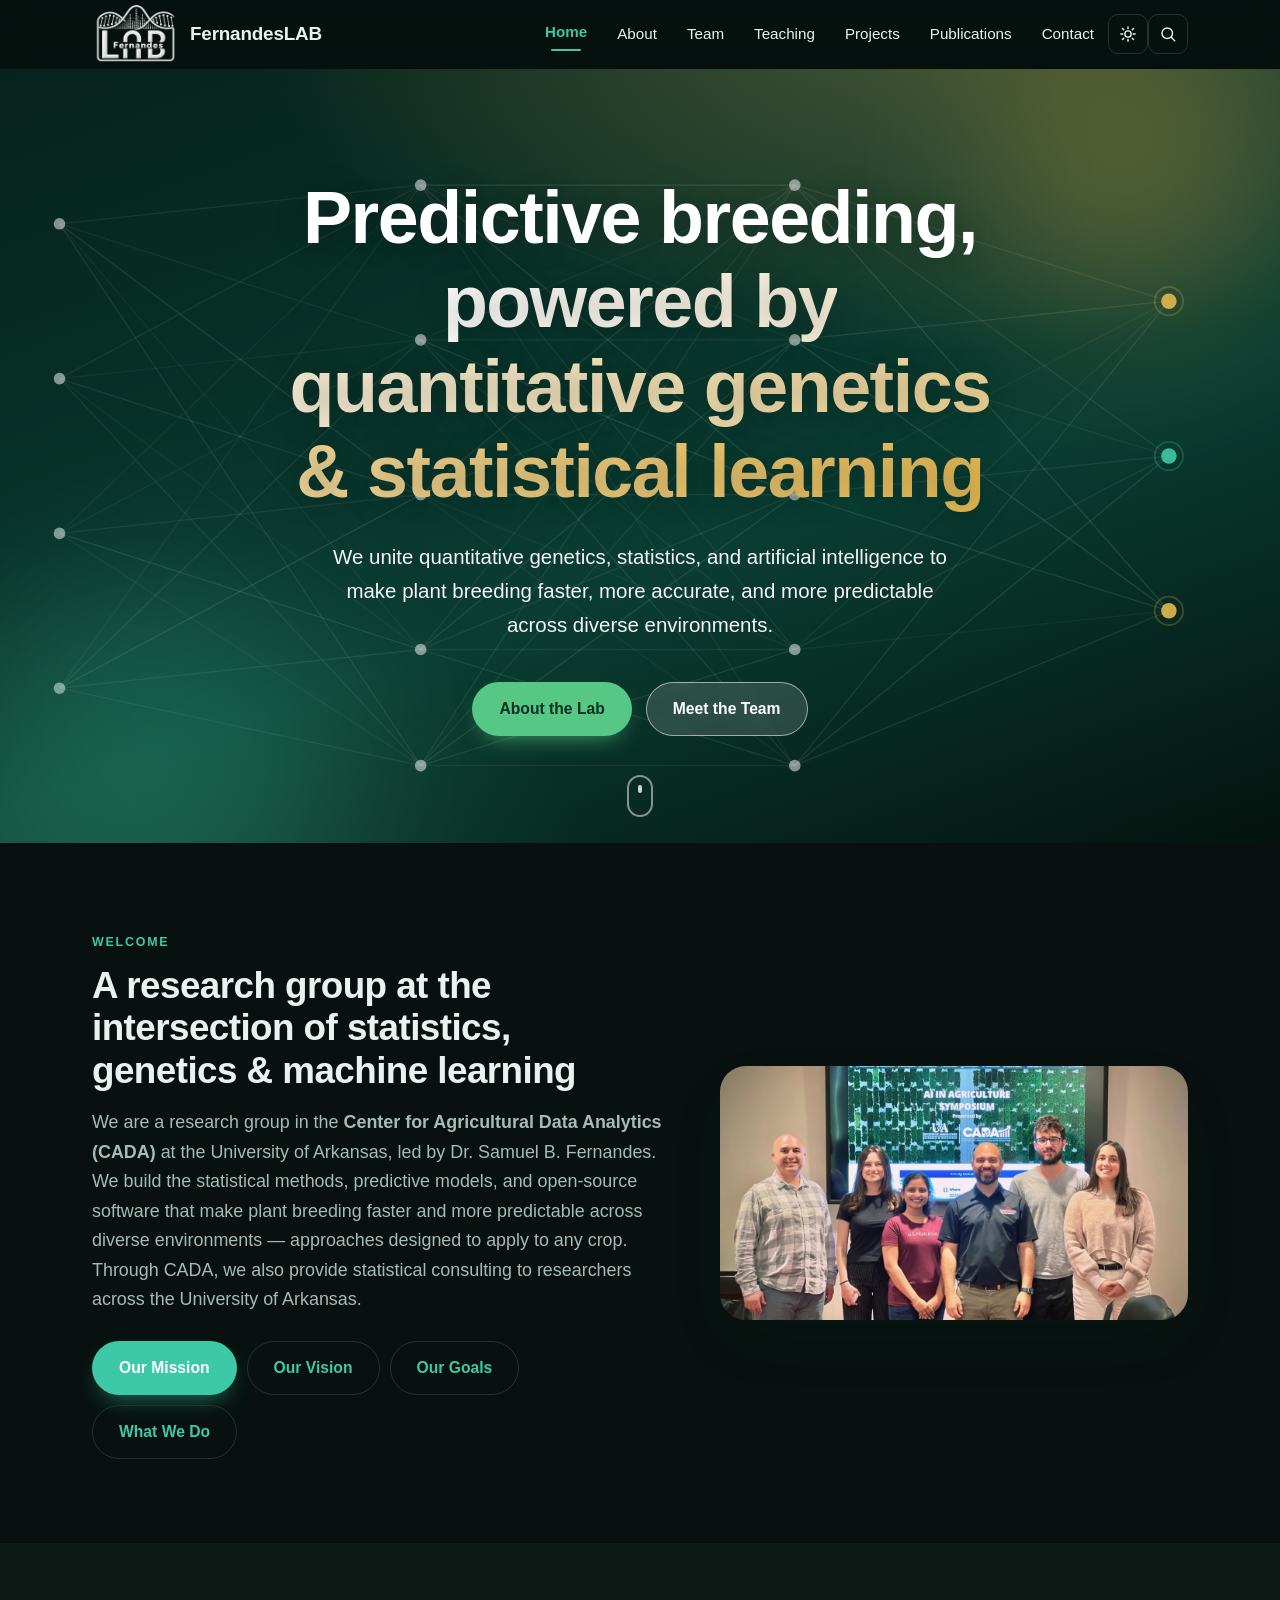
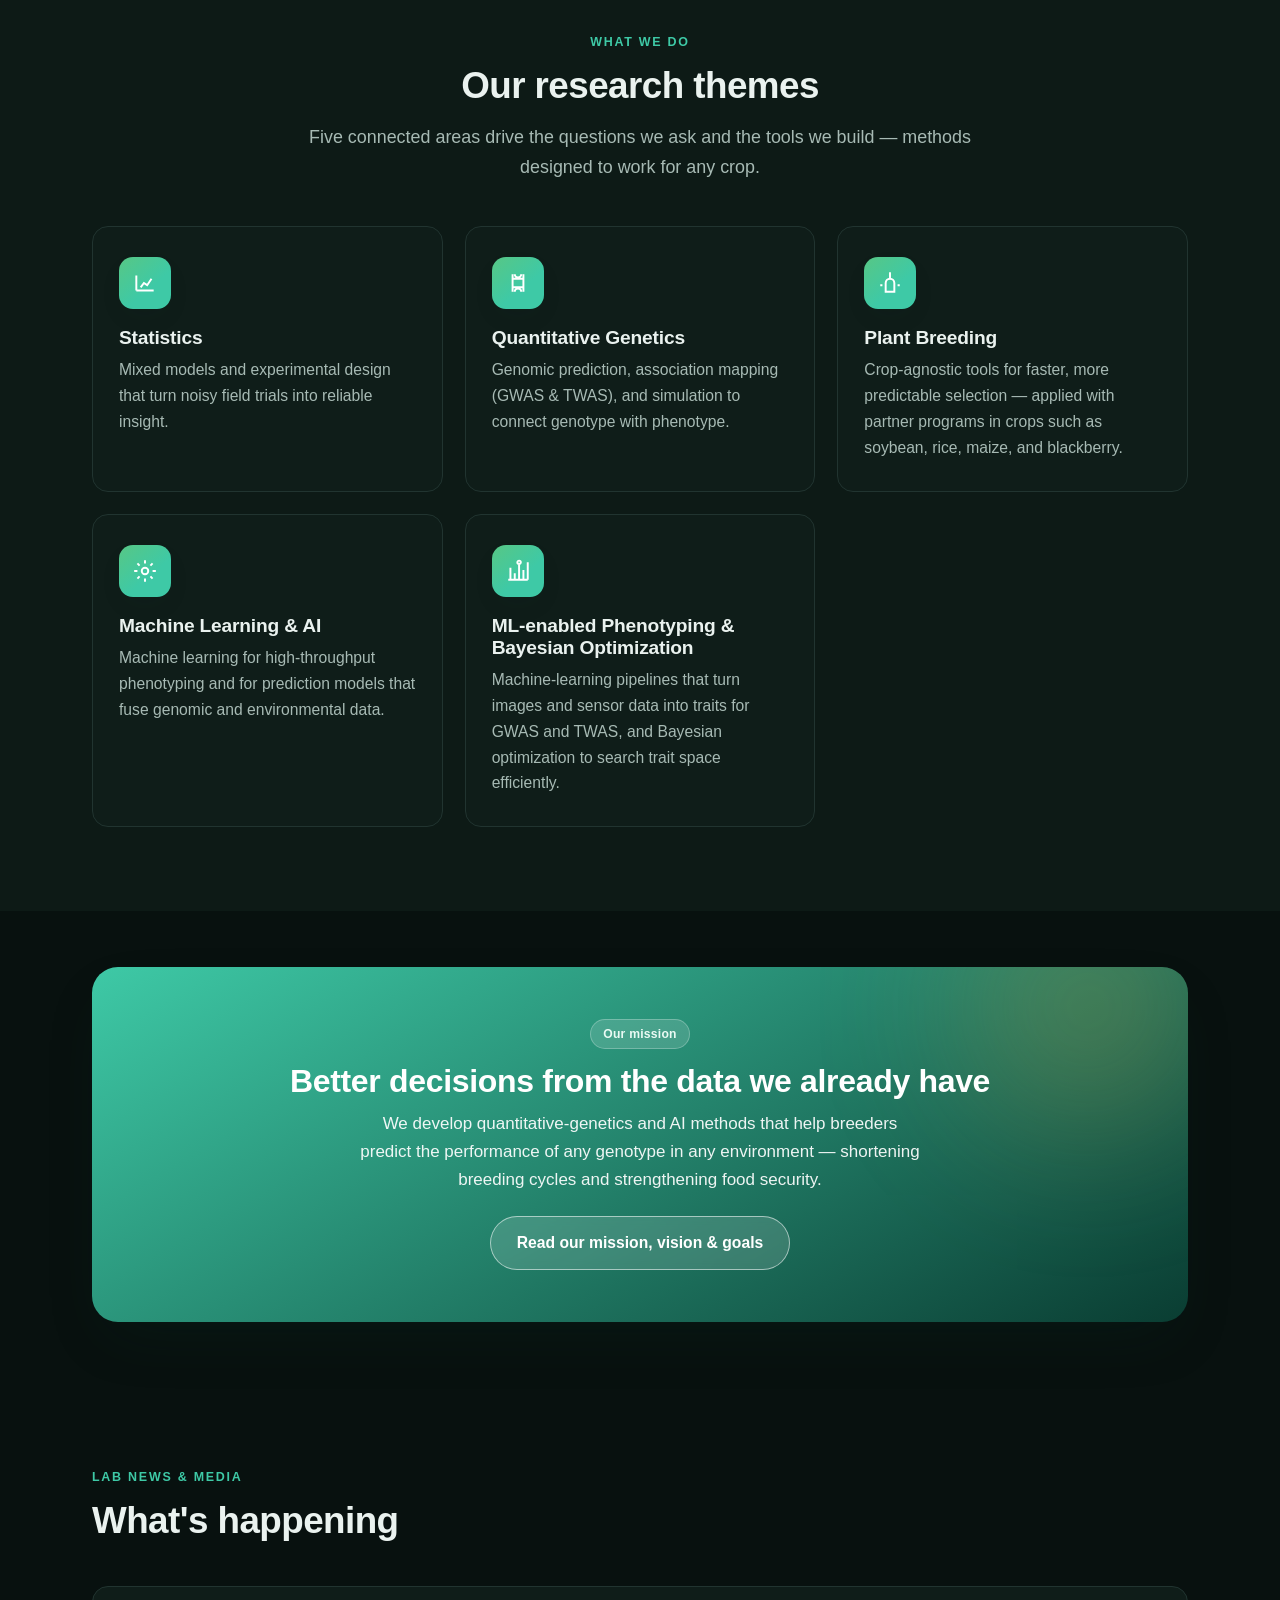
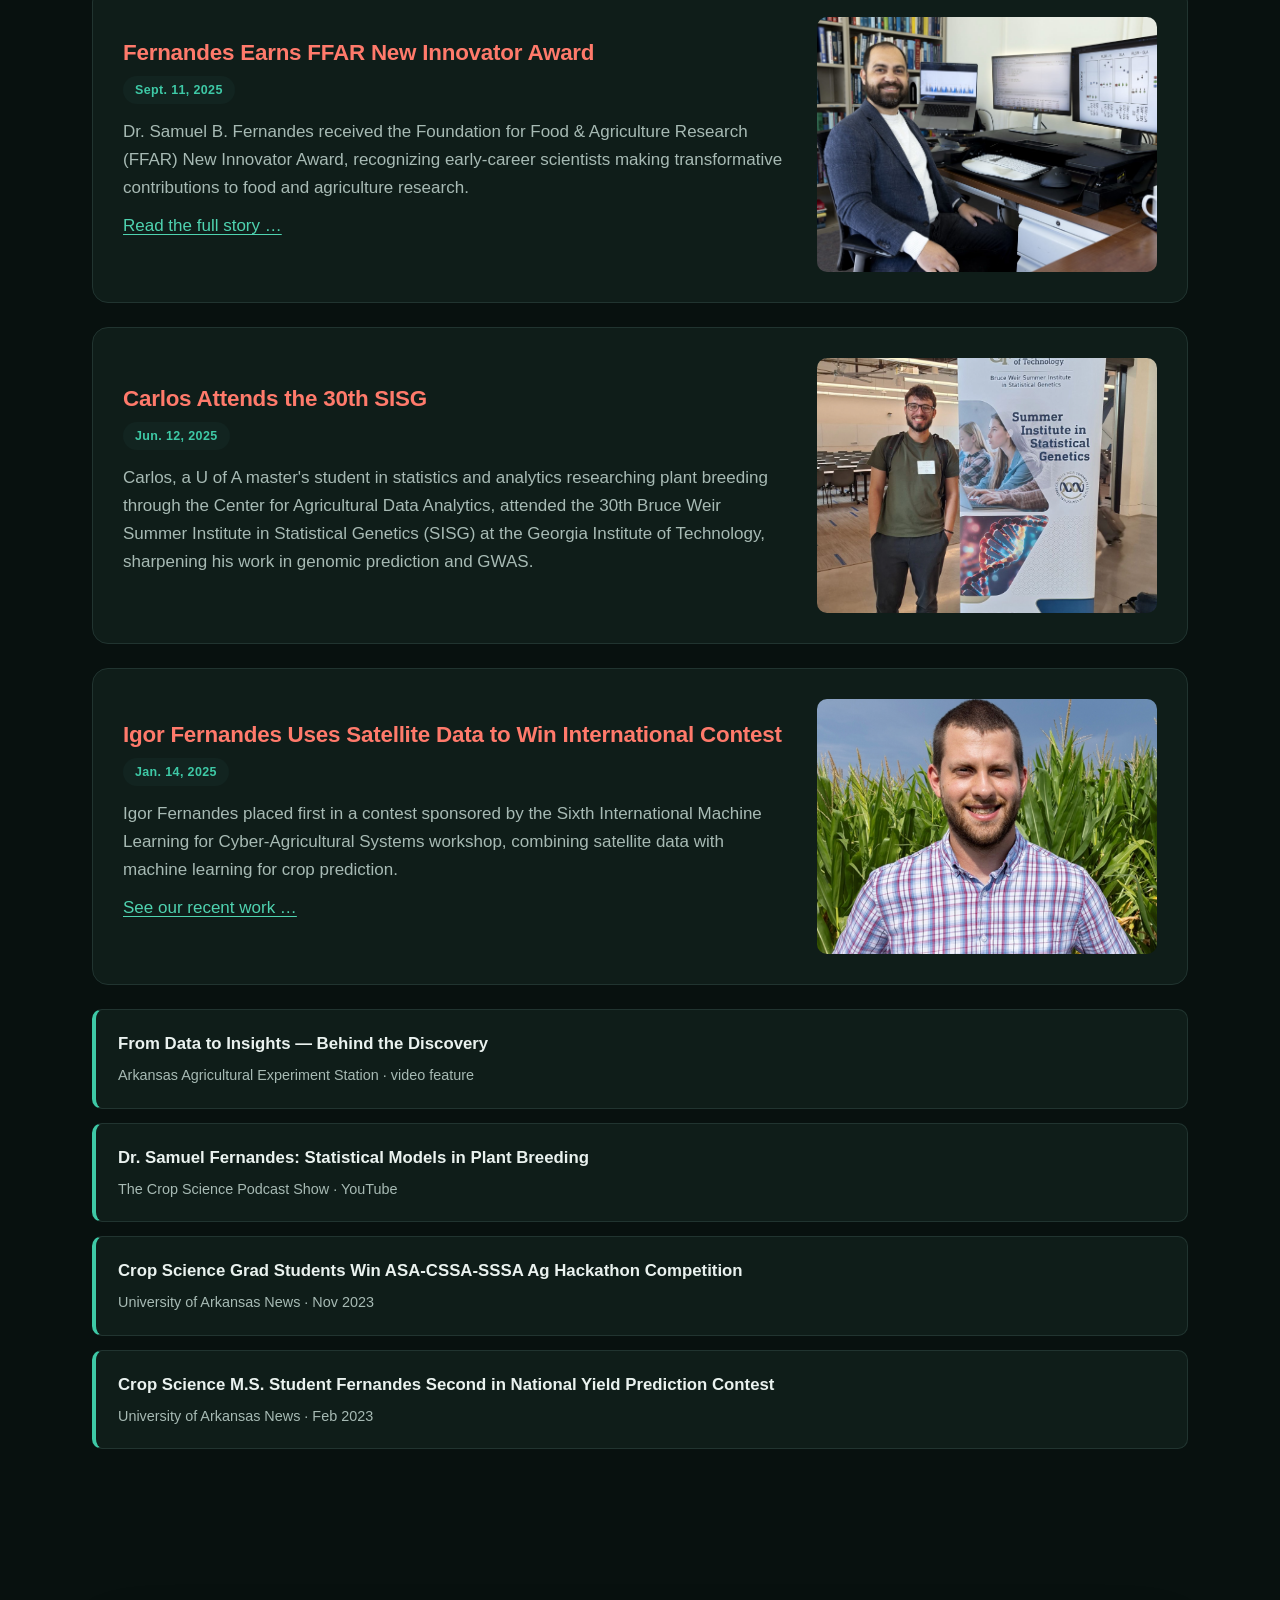
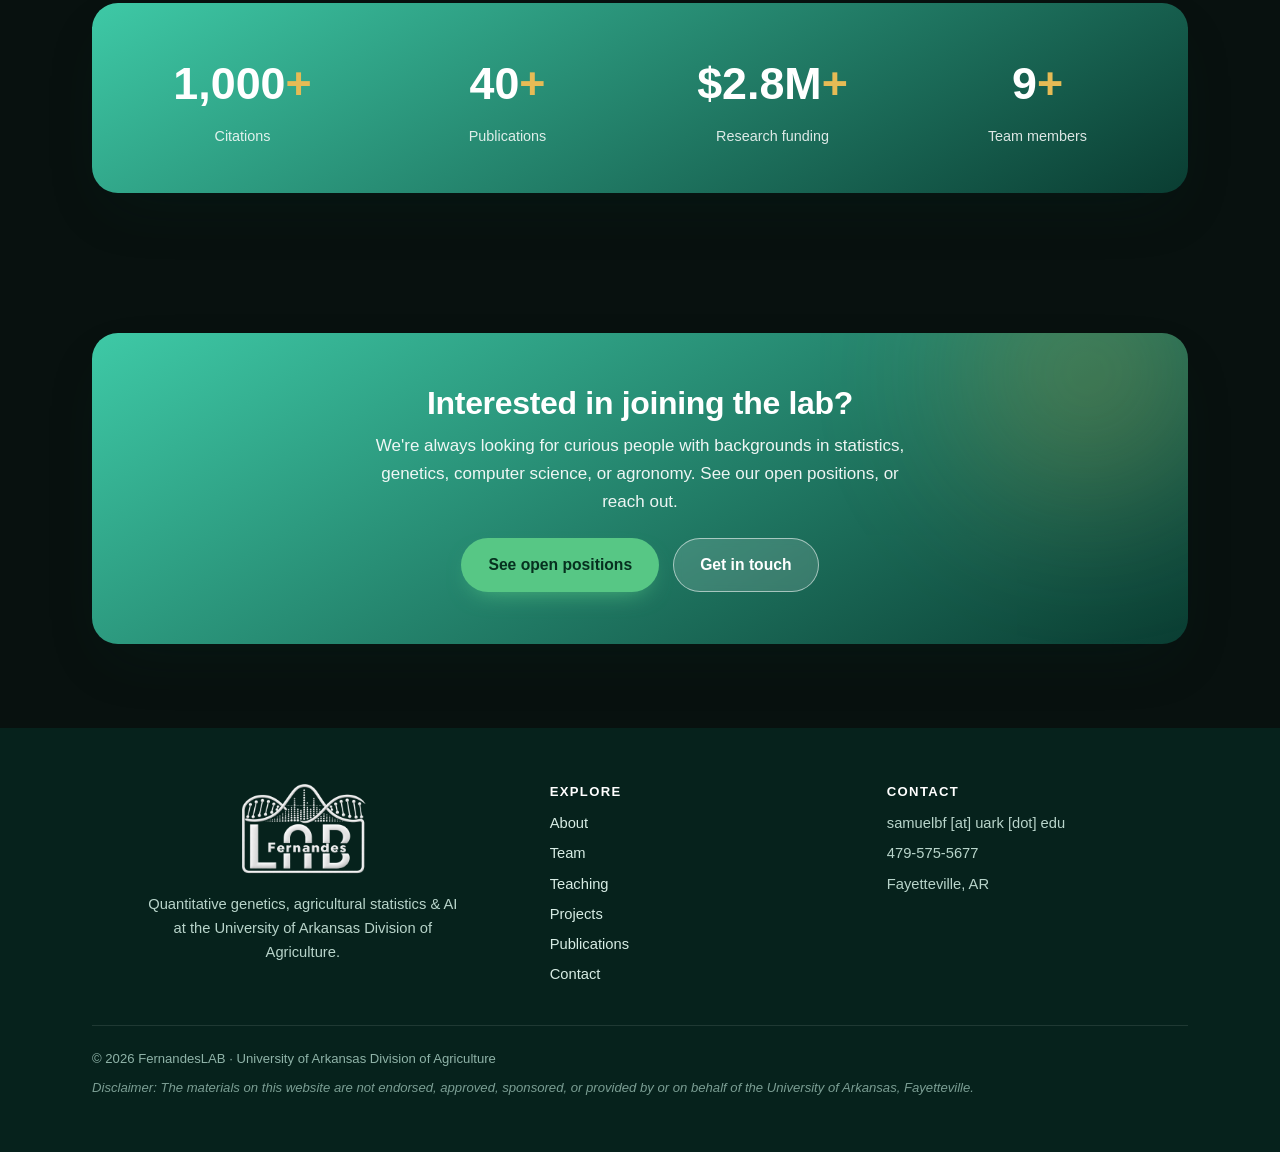
<file: index.html>
<!DOCTYPE html>
<html lang="en">
<head>
  <meta charset="UTF-8">
  <!-- CSP: the sha256 below is the hash of the inline theme script that follows. If you edit that
       script, recompute the hash (see CLAUDE.md) or the theme toggle will stop applying on load. -->
  <meta http-equiv="Content-Security-Policy" content="default-src 'self'; script-src 'self' 'sha256-HCuTkR8s8bBE5jB1+eptmAUnOb1/ojIguyVk0SI0Gu8=' https://*.googletagmanager.com; style-src 'self' 'unsafe-inline' https://fonts.googleapis.com; font-src 'self' https://fonts.gstatic.com; img-src 'self' data: https://*.googletagmanager.com https://*.google-analytics.com; connect-src 'self' https://*.google-analytics.com https://*.analytics.google.com https://*.googletagmanager.com; object-src 'none'; base-uri 'self'; form-action 'self'; frame-src 'none'; upgrade-insecure-requests">
  <meta name="referrer" content="strict-origin-when-cross-origin">
  <script>(function(){var d=document.documentElement;d.className+=" js";try{if(localStorage.getItem('theme')==='light')d.setAttribute('data-theme','light');}catch(e){}})();</script>
  <meta name="viewport" content="width=device-width, initial-scale=1.0">
  <title>FernandesLAB — Quantitative Genetics, Statistics & AI for Plant Breeding</title>
  <meta name="description" content="The Fernandes Lab at the University of Arkansas — quantitative genetics, agricultural statistics, machine learning and AI for predictive plant breeding.">
  <link rel="canonical" href="https://fernandeslab.org/">
  <meta property="og:type" content="website">
  <meta property="og:site_name" content="FernandesLAB">
  <meta property="og:title" content="FernandesLAB — Quantitative Genetics, Statistics & AI for Plant Breeding">
  <meta property="og:description" content="The Fernandes Lab at the University of Arkansas — quantitative genetics, agricultural statistics, machine learning and AI for predictive plant breeding.">
  <meta property="og:url" content="https://fernandeslab.org/">
  <meta name="twitter:card" content="summary">
  <link rel="preconnect" href="https://fonts.googleapis.com">
  <link rel="preconnect" href="https://fonts.gstatic.com" crossorigin>
  <link href="https://fonts.googleapis.com/css2?family=Inter:wght@400;500;600&family=Sora:wght@500;600;700&display=swap" rel="stylesheet">
  <link rel="icon" href="assets/img/logo_gray_transparent.png">
  <link rel="icon" href="assets/img/logo_gray_transparent.png" media="(prefers-color-scheme: light)">
  <link rel="icon" href="assets/img/logo_white_transparent.png" media="(prefers-color-scheme: dark)">
  <link rel="stylesheet" href="assets/css/style.css">
  <!-- Google Analytics GA4 — replace G-V5YJ4Q3752 with your Measurement ID from analytics.google.com -->
  <script async src="https://www.googletagmanager.com/gtag/js?id=G-V5YJ4Q3752"></script>
  <script src="/assets/js/analytics.js"></script>
</head>
<body>

  <!-- ================= HEADER (same on every page) ================= -->
  <header class="site-header">
    <div class="wrap">
      <a class="brand" href="/"><span class="logo"><img class="logo-dark" src="assets/img/logo_white_transparent.png" alt="FernandesLAB"><img class="logo-light" src="assets/img/logo_gray_transparent.png" alt="FernandesLAB"></span><span class="brand-text">FernandesLAB</span></a>
      <button class="nav-toggle" type="button" aria-label="Menu" aria-expanded="false" aria-controls="site-nav"><span></span><span></span><span></span></button>
      <button class="search-toggle" type="button" aria-label="Search" title="Search (⌘K)">
        <svg viewBox="0 0 24 24" aria-hidden="true"><circle cx="11" cy="11" r="7"/><path d="M21 21l-4.35-4.35"/></svg>
      </button>
      <button class="theme-toggle" type="button" aria-label="Switch to light mode">
        <svg class="ic-sun" viewBox="0 0 24 24" aria-hidden="true"><circle cx="12" cy="12" r="4.2"/><path d="M12 2.5v2.6M12 18.9v2.6M4.6 4.6l1.8 1.8M17.6 17.6l1.8 1.8M2.5 12h2.6M18.9 12h2.6M4.6 19.4l1.8-1.8M17.6 6.4l1.8-1.8"/></svg>
        <svg class="ic-moon" viewBox="0 0 24 24" aria-hidden="true"><path d="M21 12.8A8.5 8.5 0 1 1 11.2 3a6.6 6.6 0 0 0 9.8 9.8z"/></svg>
      </button>
      <nav class="nav" id="site-nav" aria-label="Main">
        <div class="nav-item">
          <a href="/" class="active">Home</a>
          <div class="submenu">
            <a href="/#welcome">Welcome</a>
            <a href="/#research">Research themes</a>
            <a href="/#news">Lab news &amp; media</a>
          </div>
        </div>
        <div class="nav-item">
          <a href="/about">About</a>
          <div class="submenu">
            <a href="/about#overview">Overview</a>
            <a href="/about#mission-vision">Mission &amp; Vision</a>
            <a href="/about#goals">Goals</a>
          </div>
        </div>
        <div class="nav-item">
          <a href="/our-team">Team</a>
          <div class="submenu">
            <a href="/our-team#openings">Join us</a>
            <a href="/our-team#pi">Principal Investigator</a>
            <a href="/our-team#staff">Staff</a>
            <a href="/our-team#phd">PhD Students</a>
            <a href="/our-team#masters">Master's Students</a>
            <a href="/our-team#undergrads">Undergraduate Students</a>
            <a href="/our-team#interns">Interns</a>
            <a href="/our-team#alumni">Alumni</a>
          </div>
        </div>
        <div class="nav-item">
          <a href="/teaching">Teaching</a>
          <div class="submenu">
            <a href="/teaching#philosophy">Teaching philosophy</a>
            <a href="/teaching#courses">Courses</a>
            <a href="/teaching#mentoring">Mentoring</a>
          </div>
        </div>
        <div class="nav-item">
          <a href="/projects">Projects</a>
          <div class="submenu">
            <a href="/projects#grants">Grants &amp; funding</a>
            <a href="/projects#software">Software &amp; tools</a>
            <a href="/projects#study-systems">Study systems</a>
          </div>
        </div>
        <div class="nav-item">
          <a href="/publications">Publications</a>
          <div class="submenu">
            <a href="/publications#metrics">Metrics</a>
            <a href="/publications#recent">Recent publications</a>
          </div>
        </div>
        <a href="/contact">Contact</a>
      </nav>

    </div>
  </header>

  <!-- ================= HERO ================= -->
  <!-- The AI-network motif behind this hero is assets/img/ai-net.svg (see CSS .hero).
       To layer your own field/lab photo on top, drop it at assets/img/hero-bg.jpg and
       set: <section class="hero" style="--hero:url('assets/img/hero-bg.jpg')"> -->
  <section class="hero">
    <div class="hero-inner">
      <h1>Predictive breeding, <span class="grad">powered by quantitative genetics &amp; statistical learning</span></h1>
      <p>We unite quantitative genetics, statistics, and artificial intelligence to make
         plant breeding faster, more accurate, and more predictable across diverse environments.</p>
      <div class="hero-cta">
        <a class="btn btn-green" href="/about">About the Lab</a>
        <a class="btn btn-light" href="/our-team">Meet the Team</a>
      </div>
    </div>
    <a class="scroll-cue" href="#welcome" aria-label="Scroll down"></a>
  </section>

  <!-- ================= INTRO ================= -->
  <section class="section" id="welcome">
    <div class="wrap">
      <div class="split">
        <div class="reveal">
          <span class="eyebrow">Welcome</span>
          <h2 class="section-title">A research group at the intersection of statistics, genetics &amp; machine learning</h2>
          <p class="lead">
            We are a research group in the
            <strong>Center for Agricultural Data Analytics (CADA)</strong> at the
            University of Arkansas, led by Dr.&nbsp;Samuel&nbsp;B.&nbsp;Fernandes. We build the
            statistical methods, predictive models, and open-source software that make plant
            breeding faster and more predictable across diverse environments — approaches designed
            to apply to any crop. Through CADA, we also provide statistical consulting to
            researchers across the University of Arkansas.
          </p>
          <div class="hero-cta" style="justify-content:flex-start;margin-top:26px;flex-wrap:wrap;gap:10px;">
            <a class="btn btn-solid" href="/about#mission-vision">Our Mission</a>
            <a class="btn btn-ghost" href="/about#mission-vision">Our Vision</a>
            <a class="btn btn-ghost" href="/about#goals">Our Goals</a>
            <a class="btn btn-ghost" href="/#research">What We Do</a>
          </div>
        </div>
        <div class="media reveal">
          <img src="assets/img/HP.jpg" alt="Dr. Samuel B. Fernandes"
               data-fallback="assets/img/placeholder-photo.svg">
        </div>
      </div>
    </div>
  </section>

  <!-- ================= RESEARCH THEMES ================= -->
  <section class="section alt">
    <div class="wrap">
      <div class="section-head center reveal">
        <span class="eyebrow">What we do</span>
        <h2 class="section-title" id="research">Our research themes</h2>
        <p class="lead">Five connected areas drive the questions we ask and the tools we build — methods designed to work for any crop.</p>
      </div>
      <div class="features">
        <div class="feature reveal">
          <div class="ic"><svg viewBox="0 0 24 24"><path d="M4 19V5m0 14h16M8 16l3-4 3 2 4-6"/></svg></div>
          <h3>Statistics</h3>
          <p>Mixed models and experimental design that turn noisy field trials into reliable insight.</p>
        </div>
        <div class="feature reveal">
          <div class="ic"><svg viewBox="0 0 24 24"><path d="M7 4v16M17 4v16M7 8h10M7 16h10M9 4a3 3 0 0 0 6 0M9 20a3 3 0 0 1 6 0"/></svg></div>
          <h3>Quantitative Genetics</h3>
          <p>Genomic prediction, association mapping (GWAS &amp; TWAS), and simulation to connect genotype with phenotype.</p>
        </div>
        <div class="feature reveal">
          <div class="ic"><svg viewBox="0 0 24 24"><path d="M12 2v6m0 0a4 4 0 0 0-4 4v8h8v-8a4 4 0 0 0-4-4zM5 14H3m18 0h-2"/></svg></div>
          <h3>Plant Breeding</h3>
          <p>Crop-agnostic tools for faster, more predictable selection — applied with partner programs in crops such as soybean, rice, maize, and blackberry.</p>
        </div>
        <div class="feature reveal">
          <div class="ic"><svg viewBox="0 0 24 24"><circle cx="12" cy="12" r="3"/><path d="M12 2v3M12 19v3M2 12h3M19 12h3M5 5l2 2M17 17l2 2M19 5l-2 2M7 17l-2 2"/></svg></div>
          <h3>Machine Learning &amp; AI</h3>
          <p>Machine learning for high-throughput phenotyping and for prediction models that fuse genomic and environmental data.</p>
        </div>
        <div class="feature reveal">
          <div class="ic"><svg viewBox="0 0 24 24"><path d="M3 20h18M5 20V9m4 11v-6m4 6V6m4 14v-9m4 9V4"/><circle cx="13" cy="4" r="1.6"/></svg></div>
          <h3>ML-enabled Phenotyping &amp; Bayesian Optimization</h3>
          <p>Machine-learning pipelines that turn images and sensor data into traits for GWAS and TWAS, and Bayesian optimization to search trait space efficiently.</p>
        </div>
      </div>
    </div>
  </section>

  <!-- ================= MISSION STRIP ================= -->
  <section class="section tight">
    <div class="wrap">
      <div class="callout reveal">
        <span class="pill" style="background:rgba(255,255,255,.14);color:#eafaf4;border-color:rgba(255,255,255,.25)">Our mission</span>
        <h2 style="margin-top:14px;">Better decisions from the data we already have</h2>
        <p>We develop quantitative-genetics and AI methods that help breeders predict the performance
           of any genotype in any environment — shortening breeding cycles and strengthening food security.</p>
        <a class="btn btn-light" href="/about">Read our mission, vision &amp; goals</a>
      </div>
    </div>
  </section>

  <!-- ================= NEWS & MEDIA ================= -->
  <section class="section" id="news">
    <div class="wrap">
      <div class="section-head reveal">
        <span class="eyebrow">Lab news &amp; media</span>
        <h2 class="section-title">What's happening</h2>
      </div>

      <article class="news-item reveal">
        <div>
          <h3>Fernandes Earns FFAR New Innovator Award</h3>
          <p class="date">Sept. 11, 2025</p>
          <p>Dr. Samuel B. Fernandes received the Foundation for Food &amp; Agriculture Research
             (FFAR) New Innovator Award, recognizing early-career scientists making transformative
             contributions to food and agriculture research.</p>
          <p><a href="https://aaes.uada.edu/news/fernandes-ffar-award/" target="_blank" rel="noopener noreferrer">Read the full story …</a></p>
        </div>
        <img src="assets/img/ffar.jpg" alt="Fernandes FFAR New Innovator Award"
             data-fallback="assets/img/placeholder-photo.svg">
      </article>

      <article class="news-item reveal">
        <div>
          <h3>Carlos Attends the 30th SISG</h3>
          <p class="date">Jun. 12, 2025</p>
          <p>Carlos, a U of A master's student in statistics and analytics researching plant
             breeding through the Center for Agricultural Data Analytics, attended the 30th Bruce
             Weir Summer Institute in Statistical Genetics (SISG) at the Georgia Institute of
             Technology, sharpening his work in genomic prediction and GWAS.</p>
        </div>
        <img src="assets/img/carlos.png" alt="Carlos at the 30th SISG"
             data-fallback="assets/img/placeholder-photo.svg">
      </article>

      <article class="news-item reveal">
        <div>
          <h3>Igor Fernandes Uses Satellite Data to Win International Contest</h3>
          <p class="date">Jan. 14, 2025</p>
          <p>Igor Fernandes placed first in a contest sponsored by the Sixth International Machine
             Learning for Cyber-Agricultural Systems workshop, combining satellite data with
             machine learning for crop prediction.</p>
          <p><a href="/publications">See our recent work …</a></p>
        </div>
        <img src="assets/img/igor.png" alt="Igor Fernandes"
             data-fallback="assets/img/placeholder-photo.svg">
      </article>

      <div class="pub reveal" id="media">
        <a href="https://aaes.uada.edu/news/from-data-to-insights/" target="_blank" rel="noopener noreferrer">From Data to Insights — Behind the Discovery</a>
        <p class="authors">Arkansas Agricultural Experiment Station · video feature</p>
      </div>
      <div class="pub reveal">
        <a href="https://www.youtube.com/watch?v=_TpjUryYQPs" target="_blank" rel="noopener noreferrer">Dr. Samuel Fernandes: Statistical Models in Plant Breeding</a>
        <p class="authors">The Crop Science Podcast Show · YouTube</p>
      </div>
      <div class="pub reveal">
        <a href="https://news.uark.edu/articles/67890/crop-science-grad-students-win-asa-cssa-sssa-ag-hackathon-competition" target="_blank" rel="noopener noreferrer">Crop Science Grad Students Win ASA-CSSA-SSSA Ag Hackathon Competition</a>
        <p class="authors">University of Arkansas News · Nov 2023</p>
      </div>
      <div class="pub reveal">
        <a href="https://news.uark.edu/articles/63312/crop-science-m-s-student-fernandes-second-in-national-yield-prediction-contest" target="_blank" rel="noopener noreferrer">Crop Science M.S. Student Fernandes Second in National Yield Prediction Contest</a>
        <p class="authors">University of Arkansas News · Feb 2023</p>
      </div>
    </div>
  </section>

  <!-- ================= STATS ================= -->
  <section class="section tight">
    <div class="wrap">
      <div class="stats reveal">
        <div class="stat"><div class="num">1,000<span class="gold">+</span></div><div class="lbl">Citations</div></div>
        <div class="stat"><div class="num">40<span class="gold">+</span></div><div class="lbl">Publications</div></div>
        <div class="stat"><div class="num">$2.8M<span class="gold">+</span></div><div class="lbl">Research funding</div></div>
        <div class="stat"><div class="num">9<span class="gold">+</span></div><div class="lbl">Team members</div></div>
      </div>
    </div>
  </section>

  <!-- ================= JOIN CALLOUT ================= -->
  <section class="section">
    <div class="wrap">
      <div class="callout reveal">
        <h2>Interested in joining the lab?</h2>
        <p>We're always looking for curious people with backgrounds in statistics, genetics,
           computer science, or agronomy. See our open positions, or reach out.</p>
        <div class="hero-cta" style="margin-top:4px;">
          <a class="btn btn-green" href="/our-team#openings">See open positions</a>
          <a class="btn btn-light" href="/contact">Get in touch</a>
        </div>
      </div>
    </div>
  </section>

  <!-- ================= FOOTER (same on every page) ================= -->
  <footer class="site-footer">
    <div class="wrap">
      <div class="cols">
        <div>
          <a class="brand" href="/"><span class="logo"><img class="logo-dark" src="assets/img/logo_white_transparent.png" alt="FernandesLAB"><img class="logo-light" src="assets/img/logo_gray_transparent.png" alt="FernandesLAB"></span></a>
          <p>Quantitative genetics, agricultural statistics &amp; AI at the University of
             Arkansas Division of Agriculture.</p>
        </div>
        <div>
          <h2 class="footer-h">Explore</h2>
          <ul>
            <li><a href="/about">About</a></li>
            <li><a href="/our-team">Team</a></li>
            <li><a href="/teaching">Teaching</a></li>
            <li><a href="/projects">Projects</a></li>
            <li><a href="/publications">Publications</a></li>
            <li><a href="/contact">Contact</a></li>
          </ul>
        </div>
        <div>
          <h2 class="footer-h">Contact</h2>
          <ul>
            <li>samuelbf [at] uark [dot] edu</li>
            <li>479-575-5677</li>
            <li>Fayetteville, AR</li>
          </ul>
        </div>
      </div>
      <div class="legal">
        © <span id="year">2026</span> FernandesLAB · University of Arkansas Division of Agriculture
        <p class="disclaimer">Disclaimer: The materials on this website are not endorsed, approved, sponsored, or provided by or on behalf of the University of Arkansas, Fayetteville.</p>
      </div>
    </div>
  </footer>

  <script src="assets/js/main.js"></script>
  <!-- ===================== SEARCH OVERLAY ===================== -->
  <div id="search-overlay" role="dialog" aria-modal="true" aria-label="Search">
    <div class="search-box">
      <input type="search" id="search-input" aria-label="Search this site" placeholder="Search…" autocomplete="off" spellcheck="false">
      <button class="search-close" type="button" aria-label="Close search"><svg viewBox="0 0 24 24" aria-hidden="true"><path d="M18 6L6 18M6 6l12 12"/></svg></button>
      <p class="search-hint">Type to search · <kbd>Esc</kbd> to close · <kbd>⌘K</kbd> to open anywhere</p>
      <div id="search-results"></div>
    </div>
  </div>
  <script src="assets/js/search.js"></script>
</body>
</html>
</file>
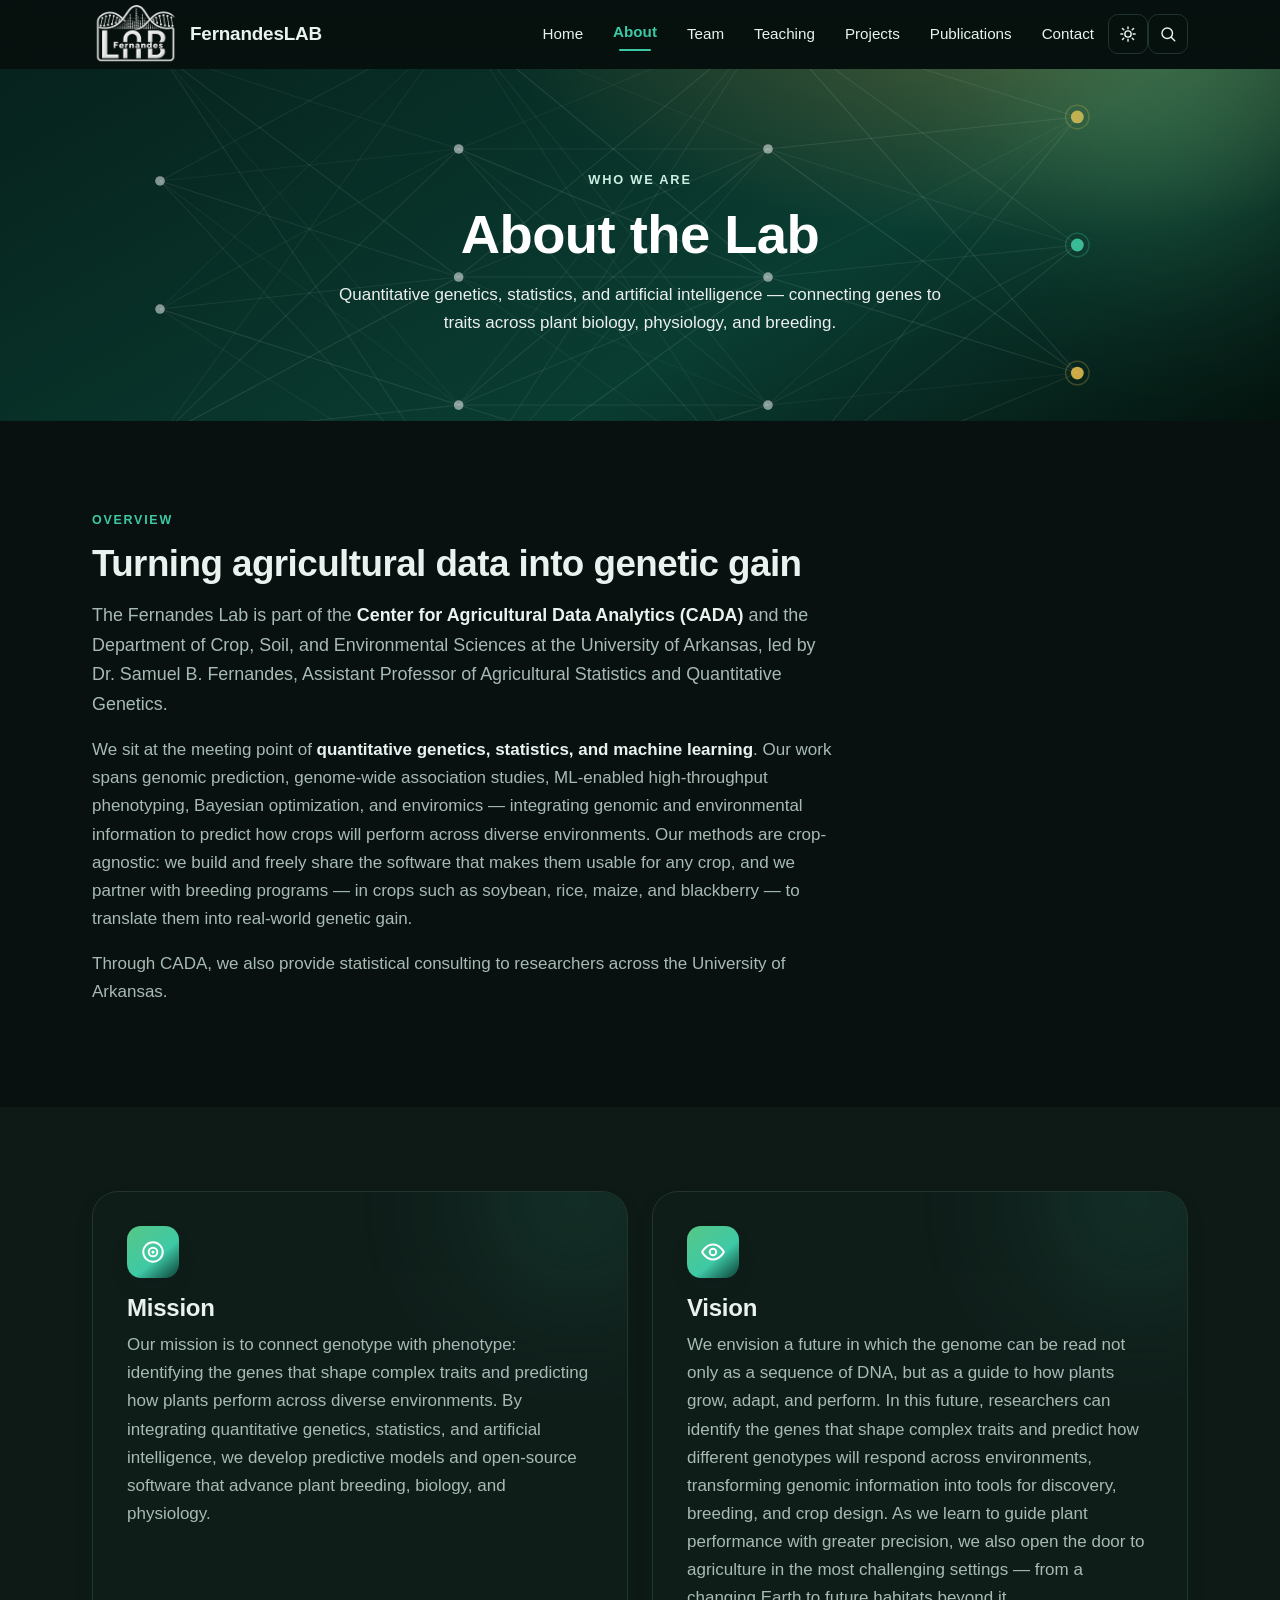
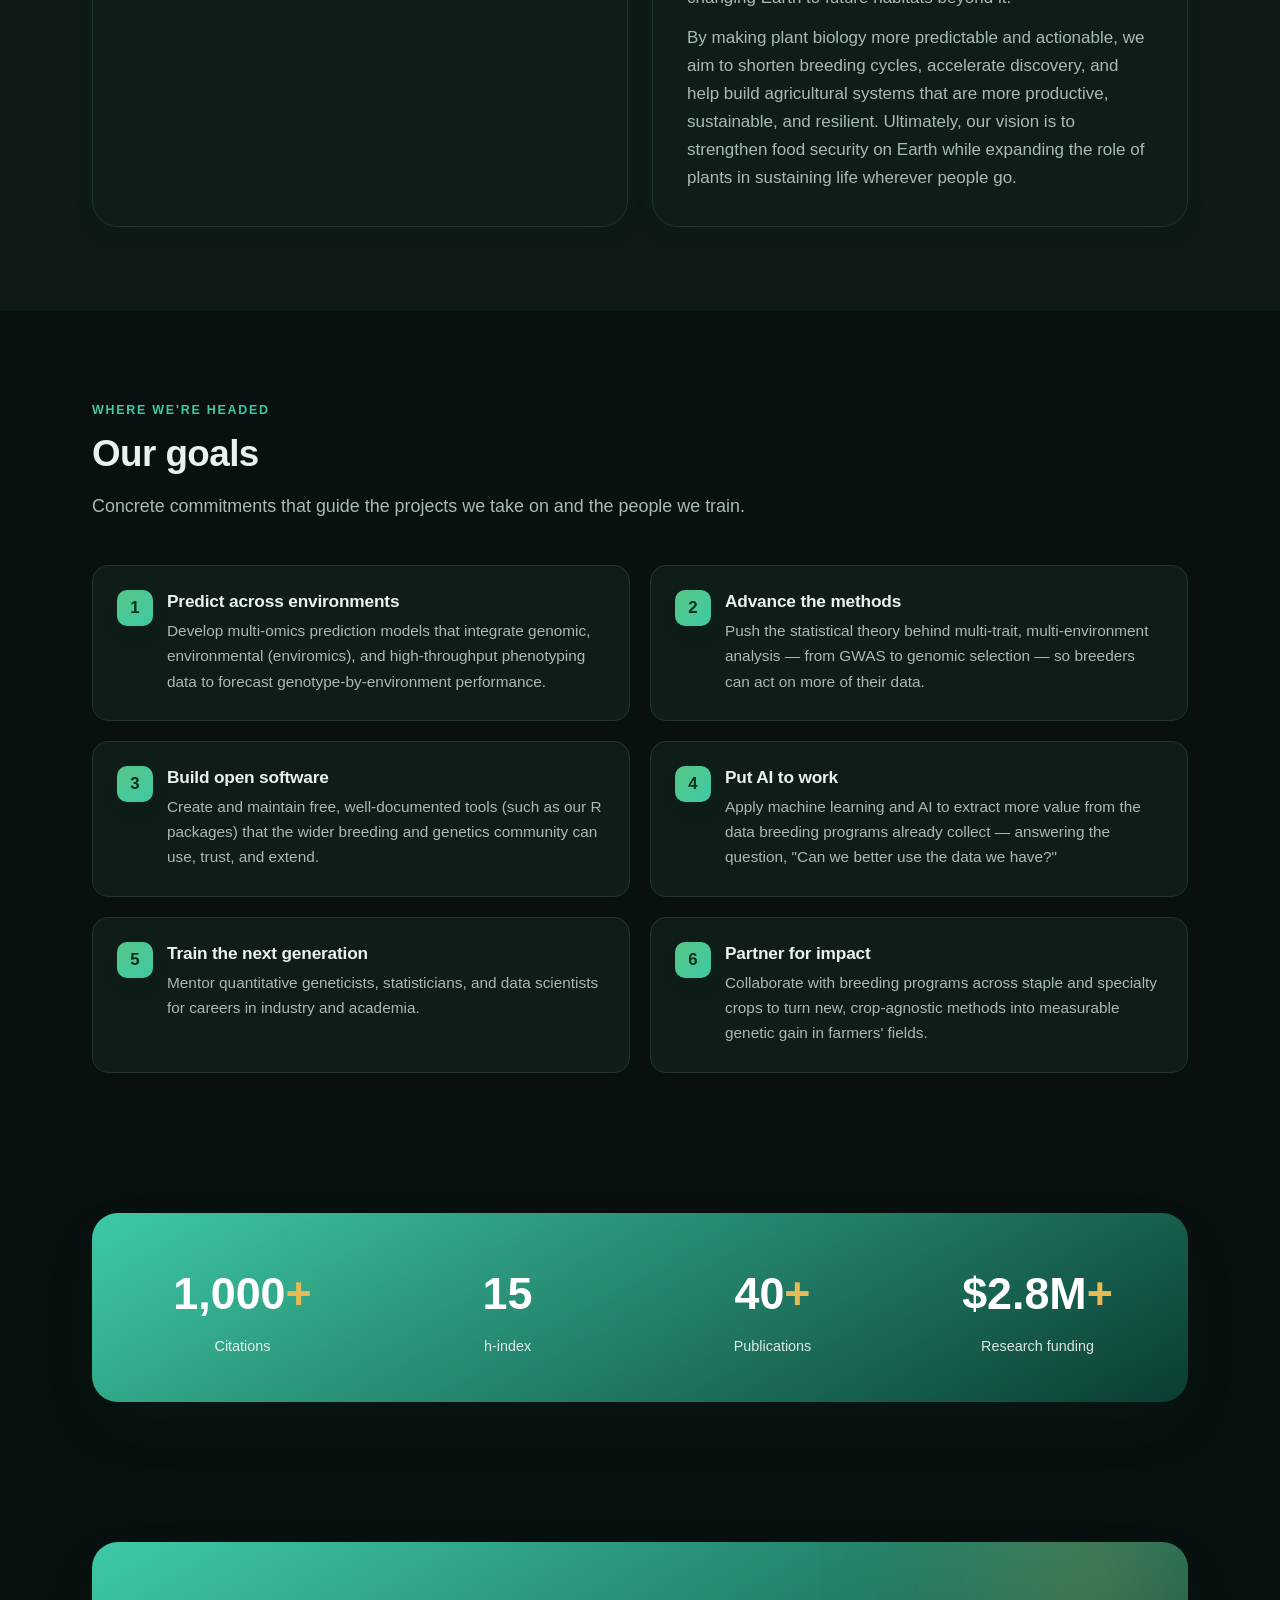
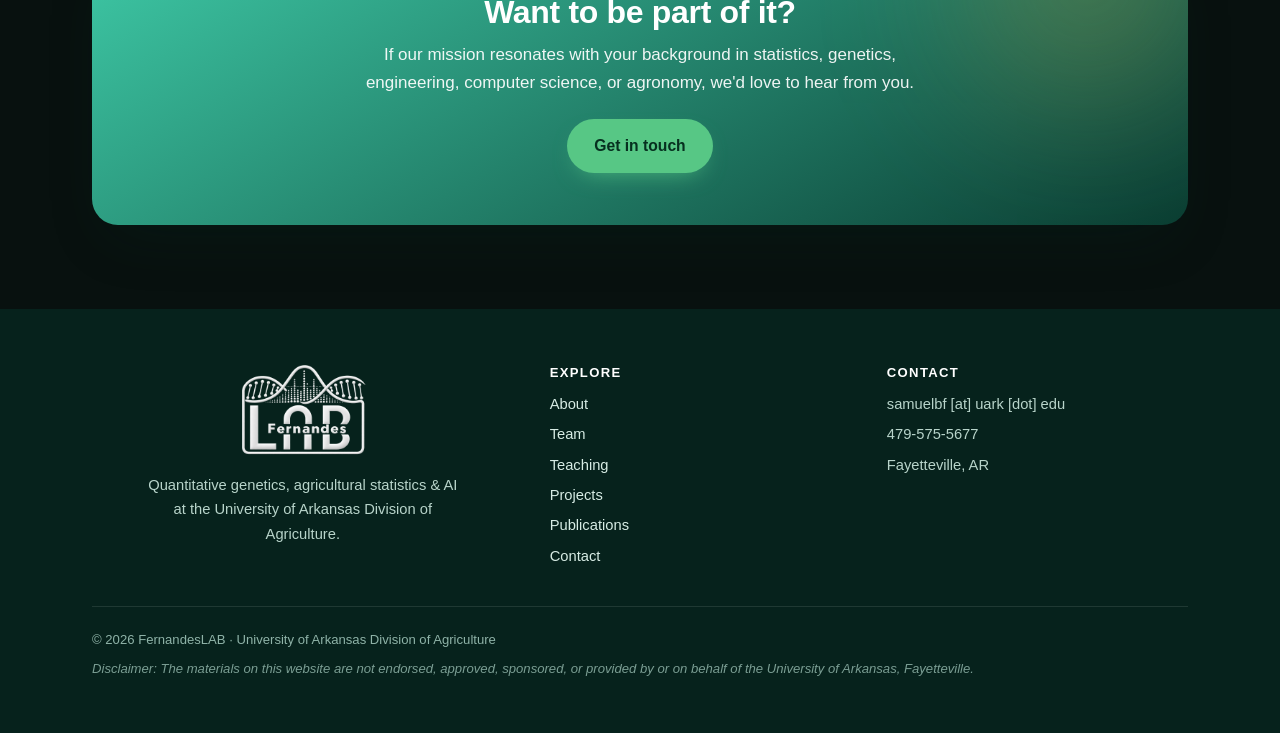
<file: about.html>
<!DOCTYPE html>
<html lang="en">
<head>
  <meta charset="UTF-8">
  <!-- CSP: the sha256 below is the hash of the inline theme script that follows. If you edit that
       script, recompute the hash (see CLAUDE.md) or the theme toggle will stop applying on load. -->
  <meta http-equiv="Content-Security-Policy" content="default-src 'self'; script-src 'self' 'sha256-HCuTkR8s8bBE5jB1+eptmAUnOb1/ojIguyVk0SI0Gu8=' https://*.googletagmanager.com; style-src 'self' 'unsafe-inline' https://fonts.googleapis.com; font-src 'self' https://fonts.gstatic.com; img-src 'self' data: https://*.googletagmanager.com https://*.google-analytics.com; connect-src 'self' https://*.google-analytics.com https://*.analytics.google.com https://*.googletagmanager.com; object-src 'none'; base-uri 'self'; form-action 'self'; frame-src 'none'; upgrade-insecure-requests">
  <meta name="referrer" content="strict-origin-when-cross-origin">
  <script>(function(){var d=document.documentElement;d.className+=" js";try{if(localStorage.getItem('theme')==='light')d.setAttribute('data-theme','light');}catch(e){}})();</script>
  <meta name="viewport" content="width=device-width, initial-scale=1.0">
  <title>About — FernandesLAB</title>
  <meta name="description" content="The mission, vision, and goals of the Fernandes Lab — quantitative genetics, statistics, and AI for predictive plant breeding at the University of Arkansas.">
  <link rel="canonical" href="https://fernandeslab.org/about">
  <meta property="og:type" content="website">
  <meta property="og:site_name" content="FernandesLAB">
  <meta property="og:title" content="About — FernandesLAB">
  <meta property="og:description" content="The mission, vision, and goals of the Fernandes Lab — quantitative genetics, statistics, and AI for predictive plant breeding at the University of Arkansas.">
  <meta property="og:url" content="https://fernandeslab.org/about">
  <meta name="twitter:card" content="summary">
  <link rel="preconnect" href="https://fonts.googleapis.com">
  <link rel="preconnect" href="https://fonts.gstatic.com" crossorigin>
  <link href="https://fonts.googleapis.com/css2?family=Inter:wght@400;500;600&family=Sora:wght@500;600;700&display=swap" rel="stylesheet">
  <link rel="icon" href="assets/img/logo_gray_transparent.png">
  <link rel="icon" href="assets/img/logo_gray_transparent.png" media="(prefers-color-scheme: light)">
  <link rel="icon" href="assets/img/logo_white_transparent.png" media="(prefers-color-scheme: dark)">
  <link rel="stylesheet" href="assets/css/style.css">
  <!-- Google Analytics GA4 — replace G-V5YJ4Q3752 with your Measurement ID from analytics.google.com -->
  <script async src="https://www.googletagmanager.com/gtag/js?id=G-V5YJ4Q3752"></script>
  <script src="/assets/js/analytics.js"></script>
</head>
<body>

  <header class="site-header">
    <div class="wrap">
      <a class="brand" href="/"><span class="logo"><img class="logo-dark" src="assets/img/logo_white_transparent.png" alt="FernandesLAB"><img class="logo-light" src="assets/img/logo_gray_transparent.png" alt="FernandesLAB"></span><span class="brand-text">FernandesLAB</span></a>
      <button class="nav-toggle" type="button" aria-label="Menu" aria-expanded="false" aria-controls="site-nav"><span></span><span></span><span></span></button>
      <button class="search-toggle" type="button" aria-label="Search" title="Search (⌘K)">
        <svg viewBox="0 0 24 24" aria-hidden="true"><circle cx="11" cy="11" r="7"/><path d="M21 21l-4.35-4.35"/></svg>
      </button>
      <button class="theme-toggle" type="button" aria-label="Switch to light mode">
        <svg class="ic-sun" viewBox="0 0 24 24" aria-hidden="true"><circle cx="12" cy="12" r="4.2"/><path d="M12 2.5v2.6M12 18.9v2.6M4.6 4.6l1.8 1.8M17.6 17.6l1.8 1.8M2.5 12h2.6M18.9 12h2.6M4.6 19.4l1.8-1.8M17.6 6.4l1.8-1.8"/></svg>
        <svg class="ic-moon" viewBox="0 0 24 24" aria-hidden="true"><path d="M21 12.8A8.5 8.5 0 1 1 11.2 3a6.6 6.6 0 0 0 9.8 9.8z"/></svg>
      </button>
      <nav class="nav" id="site-nav" aria-label="Main">
        <div class="nav-item">
          <a href="/">Home</a>
          <div class="submenu">
            <a href="/#welcome">Welcome</a>
            <a href="/#research">Research themes</a>
            <a href="/#news">Lab news</a>
            <a href="/#media">In the news</a>
          </div>
        </div>
        <div class="nav-item">
          <a href="/about" class="active">About</a>
          <div class="submenu">
            <a href="/about#overview">Overview</a>
            <a href="/about#mission-vision">Mission &amp; Vision</a>
            <a href="/about#goals">Goals</a>
          </div>
        </div>
        <div class="nav-item">
          <a href="/our-team">Team</a>
          <div class="submenu">
            <a href="/our-team#openings">Join us</a>
            <a href="/our-team#pi">Principal Investigator</a>
            <a href="/our-team#staff">Staff</a>
            <a href="/our-team#phd">PhD Students</a>
            <a href="/our-team#masters">Master's Students</a>
            <a href="/our-team#undergrads">Undergraduate Students</a>
            <a href="/our-team#interns">Interns</a>
            <a href="/our-team#alumni">Alumni</a>
          </div>
        </div>
        <div class="nav-item">
          <a href="/teaching">Teaching</a>
          <div class="submenu">
            <a href="/teaching#philosophy">Teaching philosophy</a>
            <a href="/teaching#courses">Courses</a>
            <a href="/teaching#mentoring">Mentoring</a>
          </div>
        </div>
        <div class="nav-item">
          <a href="/projects">Projects</a>
          <div class="submenu">
            <a href="/projects#grants">Grants &amp; funding</a>
            <a href="/projects#software">Software &amp; tools</a>
            <a href="/projects#study-systems">Study systems</a>
          </div>
        </div>
        <div class="nav-item">
          <a href="/publications">Publications</a>
          <div class="submenu">
            <a href="/publications#metrics">Metrics</a>
            <a href="/publications#recent">Recent publications</a>
          </div>
        </div>
        <a href="/contact">Contact</a>
      </nav>

    </div>
  </header>

  <section class="banner">
    <span class="kicker">Who we are</span>
    <h1>About the Lab</h1>
    <p>Quantitative genetics, statistics, and artificial intelligence — connecting genes to traits across plant biology, physiology, and breeding.</p>
  </section>

  <!-- ===================== OVERVIEW ===================== -->
  <section class="section">
    <div class="wrap">
      <div class="prose reveal">
        <span class="eyebrow">Overview</span>
        <h2 class="section-title" id="overview">Turning agricultural data into genetic gain</h2>
        <p class="lead">
          The Fernandes Lab is part of the <strong>Center for Agricultural Data Analytics (CADA)</strong>
          and the Department of Crop, Soil, and Environmental Sciences at the University of Arkansas,
          led by Dr.&nbsp;Samuel&nbsp;B.&nbsp;Fernandes, Assistant Professor of Agricultural Statistics
          and Quantitative Genetics.
        </p>
        <p>
          We sit at the meeting point of <strong>quantitative genetics, statistics, and machine
          learning</strong>. Our work spans genomic prediction, genome-wide association studies,
          ML-enabled high-throughput phenotyping, Bayesian optimization, and enviromics — integrating
          genomic and environmental information to predict how crops will perform across diverse
          environments. Our methods are crop-agnostic: we build and freely share the software that
          makes them usable for any crop, and we partner with breeding programs — in crops such as
          soybean, rice, maize, and blackberry — to translate them into real-world genetic gain.
        </p>
        <p>
          Through CADA, we also provide statistical consulting to researchers across the
          University of Arkansas.
        </p>
      </div>
    </div>
  </section>

  <!-- ===================== MISSION & VISION ===================== -->
  <section class="section alt">
    <div class="wrap">
      <div class="duo" id="mission-vision">
        <div class="panel glow reveal">
          <div class="ic"><svg viewBox="0 0 24 24"><circle cx="12" cy="12" r="9"/><circle cx="12" cy="12" r="4"/><circle cx="12" cy="12" r="0.6" fill="currentColor"/></svg></div>
          <h2>Mission</h2>
          <p>
            Our mission is to connect genotype with phenotype: identifying the genes that shape
            complex traits and predicting how plants perform across diverse environments. By
            integrating quantitative genetics, statistics, and artificial intelligence, we develop
            predictive models and open-source software that advance plant breeding, biology,
            and physiology.
          </p>
        </div>
        <div class="panel glow reveal">
          <div class="ic"><svg viewBox="0 0 24 24"><path d="M2 12s3.5-7 10-7 10 7 10 7-3.5 7-10 7-10-7-10-7z"/><circle cx="12" cy="12" r="3"/></svg></div>
          <h2>Vision</h2>
          <p>
            We envision a future in which the genome can be read not only as a sequence of DNA,
            but as a guide to how plants grow, adapt, and perform. In this future, researchers
            can identify the genes that shape complex traits and predict how different genotypes
            will respond across environments, transforming genomic information into tools for
            discovery, breeding, and crop design. As we learn to guide plant performance with
            greater precision, we also open the door to agriculture in the most challenging
            settings — from a changing Earth to future habitats beyond it.
          </p>
          <p style="margin-top:12px;">
            By making plant biology more predictable and actionable, we aim to shorten breeding
            cycles, accelerate discovery, and help build agricultural systems that are more
            productive, sustainable, and resilient. Ultimately, our vision is to strengthen food
            security on Earth while expanding the role of plants in sustaining life wherever
            people go.
          </p>
        </div>
      </div>
    </div>
  </section>

  <!-- ===================== GOALS ===================== -->
  <section class="section">
    <div class="wrap">
      <div class="section-head reveal">
        <span class="eyebrow">Where we're headed</span>
        <h2 class="section-title" id="goals">Our goals</h2>
        <p class="lead">Concrete commitments that guide the projects we take on and the people we train.</p>
      </div>

      <div class="goals">
        <div class="goal reveal">
          <span class="n">1</span>
          <h3>Predict across environments</h3>
          <p>Develop multi-omics prediction models that integrate genomic, environmental (enviromics),
             and high-throughput phenotyping data to forecast genotype-by-environment performance.</p>
        </div>
        <div class="goal reveal">
          <span class="n">2</span>
          <h3>Advance the methods</h3>
          <p>Push the statistical theory behind multi-trait, multi-environment analysis — from GWAS
             to genomic selection — so breeders can act on more of their data.</p>
        </div>
        <div class="goal reveal">
          <span class="n">3</span>
          <h3>Build open software</h3>
          <p>Create and maintain free, well-documented tools (such as our R packages) that the wider
             breeding and genetics community can use, trust, and extend.</p>
        </div>
        <div class="goal reveal">
          <span class="n">4</span>
          <h3>Put AI to work</h3>
          <p>Apply machine learning and AI to extract more value from the data breeding programs
             already collect — answering the question, "Can we better use the data we have?"</p>
        </div>
        <div class="goal reveal">
          <span class="n">5</span>
          <h3>Train the next generation</h3>
          <p>Mentor quantitative geneticists, statisticians, and data scientists for careers in
             industry and academia.</p>
        </div>
        <div class="goal reveal">
          <span class="n">6</span>
          <h3>Partner for impact</h3>
          <p>Collaborate with breeding programs across staple and specialty crops to turn new,
             crop-agnostic methods into measurable genetic gain in farmers' fields.</p>
        </div>
      </div>
    </div>
  </section>

  <!-- ===================== AT A GLANCE ===================== -->
  <section class="section tight">
    <div class="wrap">
      <div class="stats reveal">
        <div class="stat"><div class="num">1,000<span class="gold">+</span></div><div class="lbl">Citations</div></div>
        <div class="stat"><div class="num">15</div><div class="lbl">h-index</div></div>
        <div class="stat"><div class="num">40<span class="gold">+</span></div><div class="lbl">Publications</div></div>
        <div class="stat"><div class="num">$2.8M<span class="gold">+</span></div><div class="lbl">Research funding</div></div>
      </div>
    </div>
  </section>

  <!-- ===================== JOIN ===================== -->
  <section class="section">
    <div class="wrap">
      <div class="callout reveal">
        <h2>Want to be part of it?</h2>
        <p>If our mission resonates with your background in statistics, genetics, engineering,
           computer science, or agronomy, we'd love to hear from you.</p>
        <a class="btn btn-green" href="/contact">Get in touch</a>
      </div>
    </div>
  </section>

  <footer class="site-footer">
    <div class="wrap">
      <div class="cols">
        <div>
          <a class="brand" href="/"><span class="logo"><img class="logo-dark" src="assets/img/logo_white_transparent.png" alt="FernandesLAB"><img class="logo-light" src="assets/img/logo_gray_transparent.png" alt="FernandesLAB"></span></a>
          <p>Quantitative genetics, agricultural statistics &amp; AI at the University of
             Arkansas Division of Agriculture.</p>
        </div>
        <div>
          <h2 class="footer-h">Explore</h2>
          <ul>
            <li><a href="/about">About</a></li>
            <li><a href="/our-team">Team</a></li>
            <li><a href="/teaching">Teaching</a></li>
            <li><a href="/projects">Projects</a></li>
            <li><a href="/publications">Publications</a></li>
            <li><a href="/contact">Contact</a></li>
          </ul>
        </div>
        <div>
          <h2 class="footer-h">Contact</h2>
          <ul>
            <li>samuelbf [at] uark [dot] edu</li>
            <li>479-575-5677</li>
            <li>Fayetteville, AR</li>
          </ul>
        </div>
      </div>
      <div class="legal">
        © <span id="year">2026</span> FernandesLAB · University of Arkansas Division of Agriculture
        <p class="disclaimer">Disclaimer: The materials on this website are not endorsed, approved, sponsored, or provided by or on behalf of the University of Arkansas, Fayetteville.</p>
      </div>
    </div>
  </footer>

  <script src="assets/js/main.js"></script>
  <!-- ===================== SEARCH OVERLAY ===================== -->
  <div id="search-overlay" role="dialog" aria-modal="true" aria-label="Search">
    <div class="search-box">
      <input type="search" id="search-input" aria-label="Search this site" placeholder="Search…" autocomplete="off" spellcheck="false">
      <button class="search-close" type="button" aria-label="Close search"><svg viewBox="0 0 24 24" aria-hidden="true"><path d="M18 6L6 18M6 6l12 12"/></svg></button>
      <p class="search-hint">Type to search · <kbd>Esc</kbd> to close · <kbd>⌘K</kbd> to open anywhere</p>
      <div id="search-results"></div>
    </div>
  </div>
  <script src="assets/js/search.js"></script>
</body>
</html>
</file>
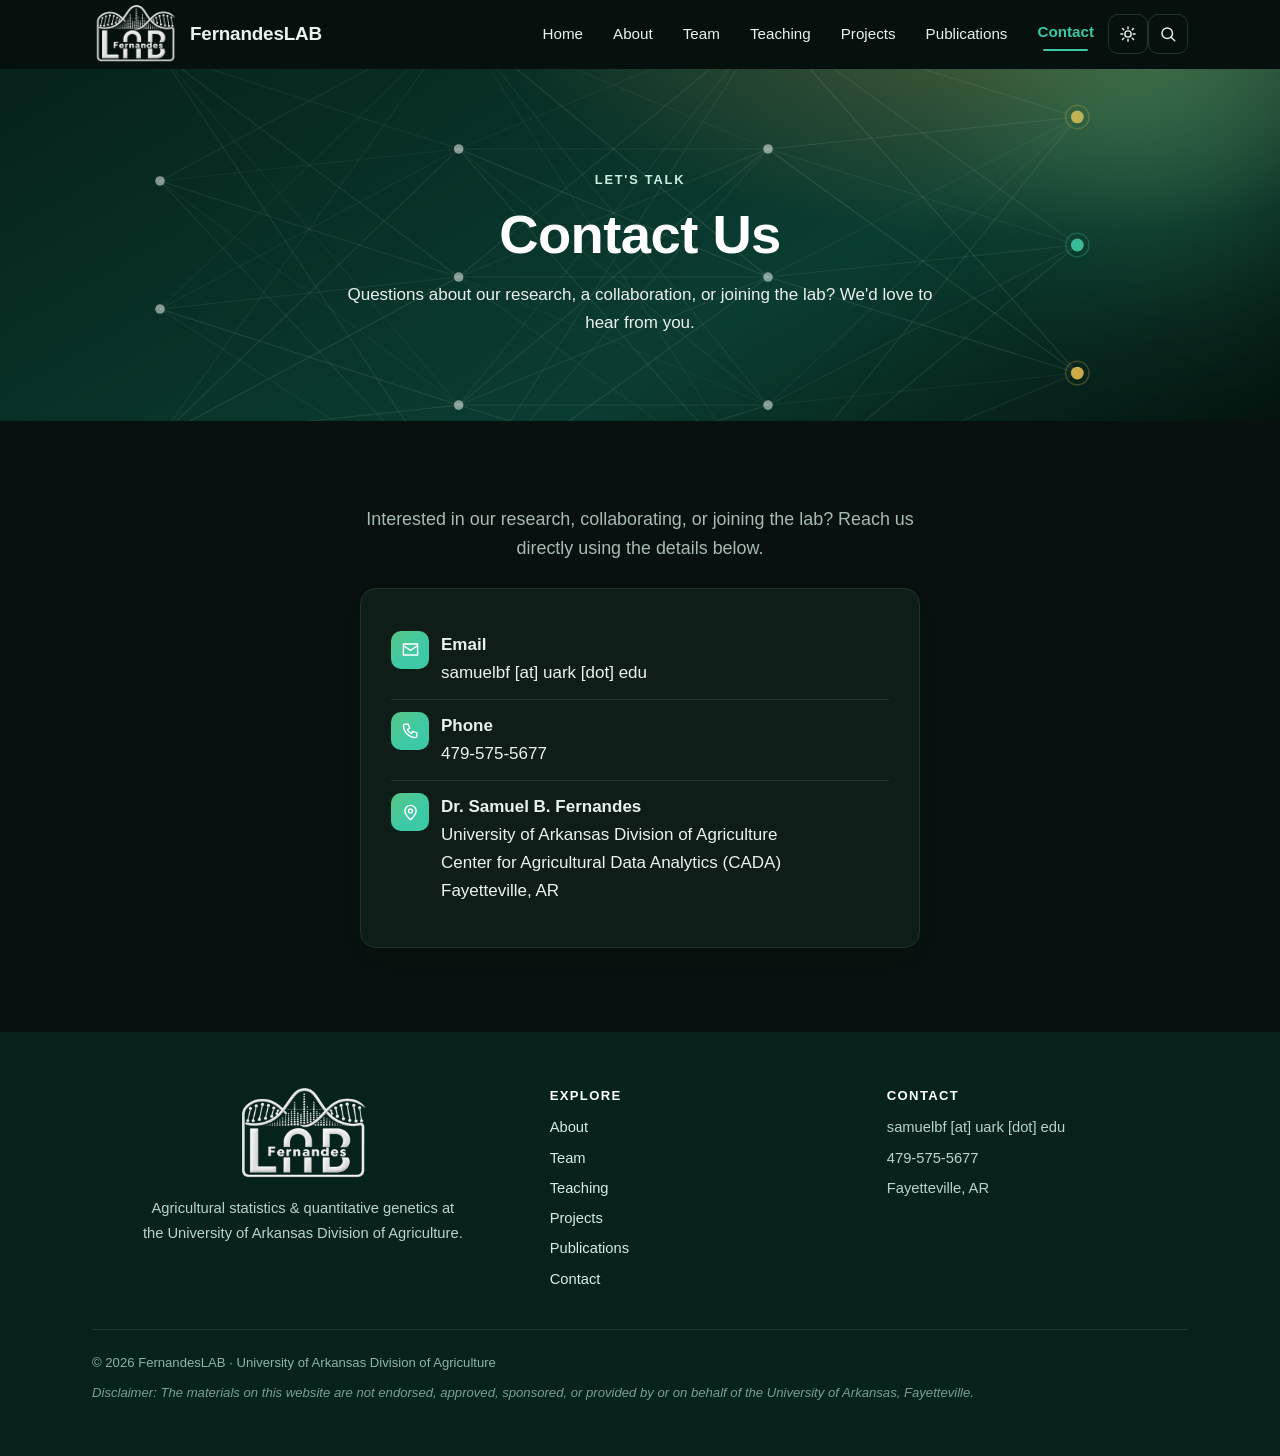
<file: contact.html>
<!DOCTYPE html>
<html lang="en">
<head>
  <meta charset="UTF-8">
  <!-- CSP: the sha256 below is the hash of the inline theme script that follows. If you edit that
       script, recompute the hash (see CLAUDE.md) or the theme toggle will stop applying on load. -->
  <meta http-equiv="Content-Security-Policy" content="default-src 'self'; script-src 'self' 'sha256-HCuTkR8s8bBE5jB1+eptmAUnOb1/ojIguyVk0SI0Gu8=' https://*.googletagmanager.com; style-src 'self' 'unsafe-inline' https://fonts.googleapis.com; font-src 'self' https://fonts.gstatic.com; img-src 'self' data: https://*.googletagmanager.com https://*.google-analytics.com; connect-src 'self' https://*.google-analytics.com https://*.analytics.google.com https://*.googletagmanager.com; object-src 'none'; base-uri 'self'; form-action 'self'; frame-src 'none'; upgrade-insecure-requests">
  <meta name="referrer" content="strict-origin-when-cross-origin">
  <script>(function(){var d=document.documentElement;d.className+=" js";try{if(localStorage.getItem('theme')==='light')d.setAttribute('data-theme','light');}catch(e){}})();</script>
  <meta name="viewport" content="width=device-width, initial-scale=1.0">
  <title>Contact — FernandesLAB</title>
  <meta name="description" content="Contact details for the Fernandes Lab at the University of Arkansas.">
  <link rel="canonical" href="https://fernandeslab.org/contact">
  <meta property="og:type" content="website">
  <meta property="og:site_name" content="FernandesLAB">
  <meta property="og:title" content="Contact — FernandesLAB">
  <meta property="og:description" content="Contact details for the Fernandes Lab at the University of Arkansas.">
  <meta property="og:url" content="https://fernandeslab.org/contact">
  <meta name="twitter:card" content="summary">
  <link rel="preconnect" href="https://fonts.googleapis.com">
  <link rel="preconnect" href="https://fonts.gstatic.com" crossorigin>
  <link href="https://fonts.googleapis.com/css2?family=Inter:wght@400;500;600&family=Sora:wght@500;600;700&display=swap" rel="stylesheet">
  <link rel="icon" href="assets/img/logo_gray_transparent.png">
  <link rel="icon" href="assets/img/logo_gray_transparent.png" media="(prefers-color-scheme: light)">
  <link rel="icon" href="assets/img/logo_white_transparent.png" media="(prefers-color-scheme: dark)">
  <link rel="stylesheet" href="assets/css/style.css">
  <!-- Google Analytics GA4 — replace G-V5YJ4Q3752 with your Measurement ID from analytics.google.com -->
  <script async src="https://www.googletagmanager.com/gtag/js?id=G-V5YJ4Q3752"></script>
  <script src="/assets/js/analytics.js"></script>
</head>
<body>

  <header class="site-header">
    <div class="wrap">
      <a class="brand" href="/"><span class="logo"><img class="logo-dark" src="assets/img/logo_white_transparent.png" alt="FernandesLAB"><img class="logo-light" src="assets/img/logo_gray_transparent.png" alt="FernandesLAB"></span><span class="brand-text">FernandesLAB</span></a>
      <button class="nav-toggle" type="button" aria-label="Menu" aria-expanded="false" aria-controls="site-nav"><span></span><span></span><span></span></button>
      <button class="search-toggle" type="button" aria-label="Search" title="Search (⌘K)">
        <svg viewBox="0 0 24 24" aria-hidden="true"><circle cx="11" cy="11" r="7"/><path d="M21 21l-4.35-4.35"/></svg>
      </button>
      <button class="theme-toggle" type="button" aria-label="Switch to light mode">
        <svg class="ic-sun" viewBox="0 0 24 24" aria-hidden="true"><circle cx="12" cy="12" r="4.2"/><path d="M12 2.5v2.6M12 18.9v2.6M4.6 4.6l1.8 1.8M17.6 17.6l1.8 1.8M2.5 12h2.6M18.9 12h2.6M4.6 19.4l1.8-1.8M17.6 6.4l1.8-1.8"/></svg>
        <svg class="ic-moon" viewBox="0 0 24 24" aria-hidden="true"><path d="M21 12.8A8.5 8.5 0 1 1 11.2 3a6.6 6.6 0 0 0 9.8 9.8z"/></svg>
      </button>
      <nav class="nav" id="site-nav" aria-label="Main">
        <div class="nav-item">
          <a href="/">Home</a>
          <div class="submenu">
            <a href="/#welcome">Welcome</a>
            <a href="/#research">Research themes</a>
            <a href="/#news">Lab news</a>
            <a href="/#media">In the news</a>
          </div>
        </div>
        <div class="nav-item">
          <a href="/about">About</a>
          <div class="submenu">
            <a href="/about#overview">Overview</a>
            <a href="/about#mission-vision">Mission &amp; Vision</a>
            <a href="/about#goals">Goals</a>
          </div>
        </div>
        <div class="nav-item">
          <a href="/our-team">Team</a>
          <div class="submenu">
            <a href="/our-team#openings">Join us</a>
            <a href="/our-team#pi">Principal Investigator</a>
            <a href="/our-team#staff">Staff</a>
            <a href="/our-team#phd">PhD Students</a>
            <a href="/our-team#masters">Master's Students</a>
            <a href="/our-team#undergrads">Undergraduate Students</a>
            <a href="/our-team#interns">Interns</a>
            <a href="/our-team#alumni">Alumni</a>
          </div>
        </div>
        <div class="nav-item">
          <a href="/teaching">Teaching</a>
          <div class="submenu">
            <a href="/teaching#philosophy">Teaching philosophy</a>
            <a href="/teaching#courses">Courses</a>
            <a href="/teaching#mentoring">Mentoring</a>
          </div>
        </div>
        <div class="nav-item">
          <a href="/projects">Projects</a>
          <div class="submenu">
            <a href="/projects#grants">Grants &amp; funding</a>
            <a href="/projects#software">Software &amp; tools</a>
            <a href="/projects#study-systems">Study systems</a>
          </div>
        </div>
        <div class="nav-item">
          <a href="/publications">Publications</a>
          <div class="submenu">
            <a href="/publications#metrics">Metrics</a>
            <a href="/publications#recent">Recent publications</a>
          </div>
        </div>
        <a href="/contact" class="active">Contact</a>
      </nav>

    </div>
  </header>

  <section class="banner">
    <span class="kicker">Let's talk</span>
    <h1>Contact Us</h1>
    <p>Questions about our research, a collaboration, or joining the lab? We'd love to hear from you.</p>
  </section>

  <section class="section">
    <div class="wrap">
      <div class="reveal" style="max-width:560px;margin:0 auto;text-align:center;">
        <p class="lead" style="margin-top:0;">
          Interested in our research, collaborating, or joining the lab?
          Reach us directly using the details below.
        </p>
        <div class="contact-card" style="margin-top:24px;text-align:left;">
          <div class="row">
            <span class="ic"><svg viewBox="0 0 24 24"><path d="M3 5h18v14H3zM3 7l9 6 9-6"/></svg></span>
            <div><strong>Email</strong><br>samuelbf [at] uark [dot] edu</div>
          </div>
          <div class="row">
            <span class="ic"><svg viewBox="0 0 24 24"><path d="M5 4h4l2 5-3 2a12 12 0 0 0 5 5l2-3 5 2v4a2 2 0 0 1-2 2A16 16 0 0 1 3 6a2 2 0 0 1 2-2"/></svg></span>
            <div><strong>Phone</strong><br>479-575-5677</div>
          </div>
          <div class="row">
            <span class="ic"><svg viewBox="0 0 24 24"><path d="M12 21s7-6 7-11a7 7 0 1 0-14 0c0 5 7 11 7 11z"/><circle cx="12" cy="10" r="2.5"/></svg></span>
            <div><strong>Dr. Samuel B. Fernandes</strong><br>University of Arkansas Division of Agriculture<br>Center for Agricultural Data Analytics (CADA)<br>Fayetteville, AR</div>
          </div>
        </div>
      </div>
    </div>
  </section>

  <footer class="site-footer">
    <div class="wrap">
      <div class="cols">
        <div>
          <a class="brand" href="/"><span class="logo"><img class="logo-dark" src="assets/img/logo_white_transparent.png" alt="FernandesLAB"><img class="logo-light" src="assets/img/logo_gray_transparent.png" alt="FernandesLAB"></span></a>
          <p>Agricultural statistics &amp; quantitative genetics at the University of
             Arkansas Division of Agriculture.</p>
        </div>
        <div>
          <h2 class="footer-h">Explore</h2>
          <ul>
            <li><a href="/about">About</a></li>
            <li><a href="/our-team">Team</a></li>
            <li><a href="/teaching">Teaching</a></li>
            <li><a href="/projects">Projects</a></li>
            <li><a href="/publications">Publications</a></li>
            <li><a href="/contact">Contact</a></li>
          </ul>
        </div>
        <div>
          <h2 class="footer-h">Contact</h2>
          <ul>
            <li>samuelbf [at] uark [dot] edu</li>
            <li>479-575-5677</li>
            <li>Fayetteville, AR</li>
          </ul>
        </div>
      </div>
      <div class="legal">
        © <span id="year">2026</span> FernandesLAB · University of Arkansas Division of Agriculture
        <p class="disclaimer">Disclaimer: The materials on this website are not endorsed, approved, sponsored, or provided by or on behalf of the University of Arkansas, Fayetteville.</p>
      </div>
    </div>
  </footer>

  <script src="assets/js/main.js"></script>
  <!-- ===================== SEARCH OVERLAY ===================== -->
  <div id="search-overlay" role="dialog" aria-modal="true" aria-label="Search">
    <div class="search-box">
      <input type="search" id="search-input" aria-label="Search this site" placeholder="Search…" autocomplete="off" spellcheck="false">
      <button class="search-close" type="button" aria-label="Close search"><svg viewBox="0 0 24 24" aria-hidden="true"><path d="M18 6L6 18M6 6l12 12"/></svg></button>
      <p class="search-hint">Type to search · <kbd>Esc</kbd> to close · <kbd>⌘K</kbd> to open anywhere</p>
      <div id="search-results"></div>
    </div>
  </div>
  <script src="assets/js/search.js"></script>
</body>
</html>
</file>
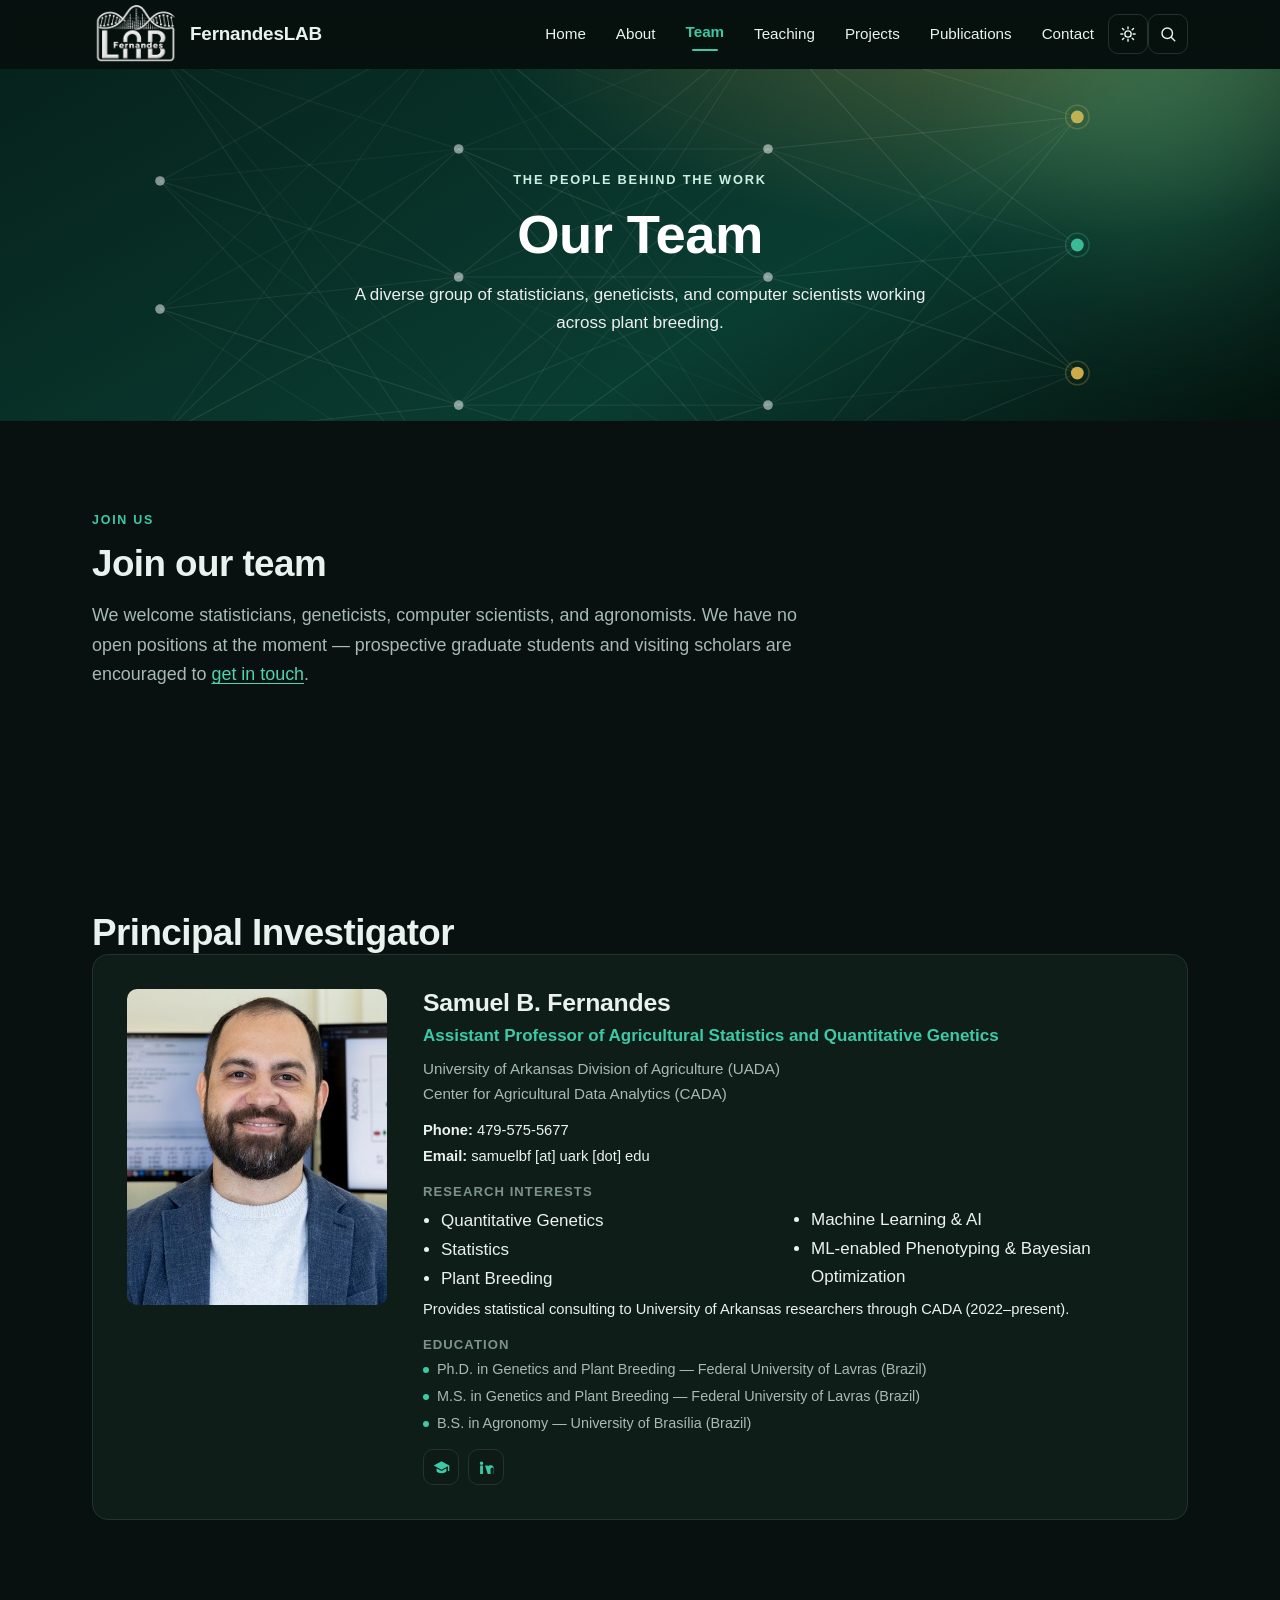
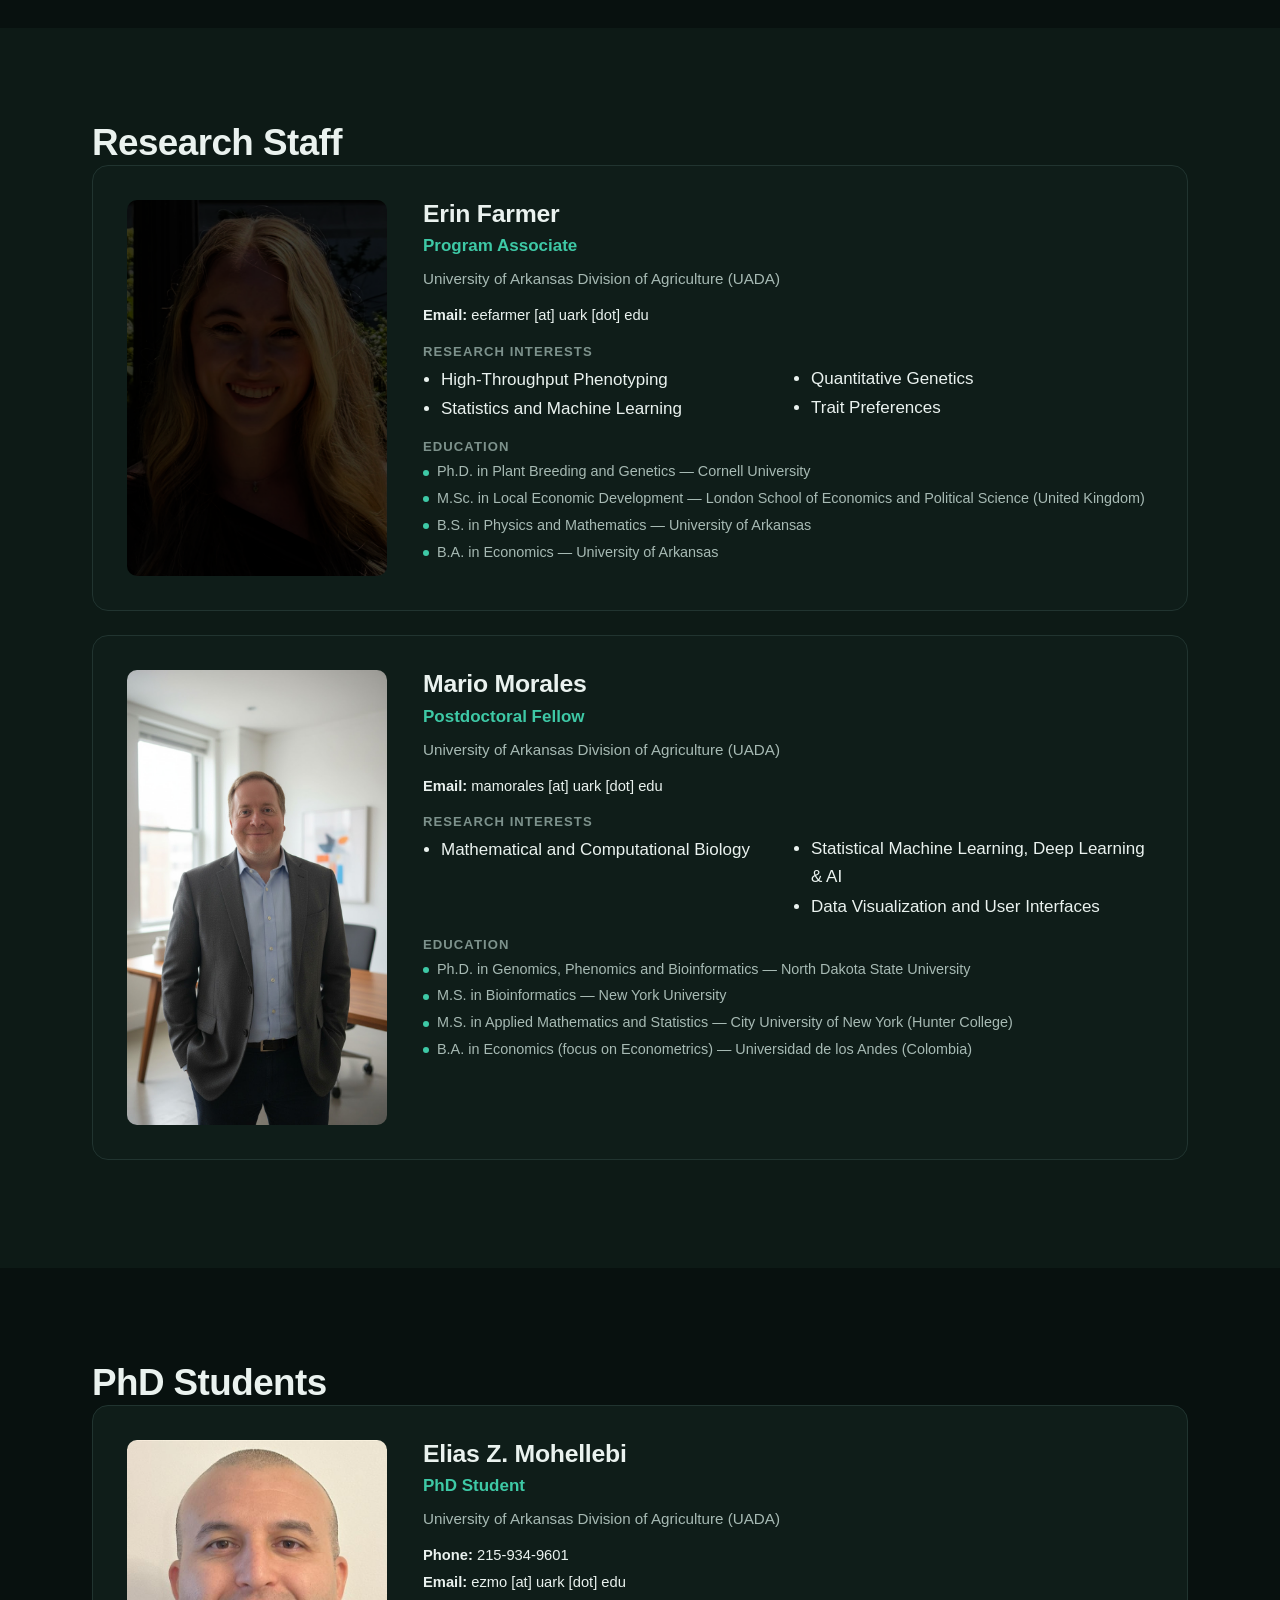
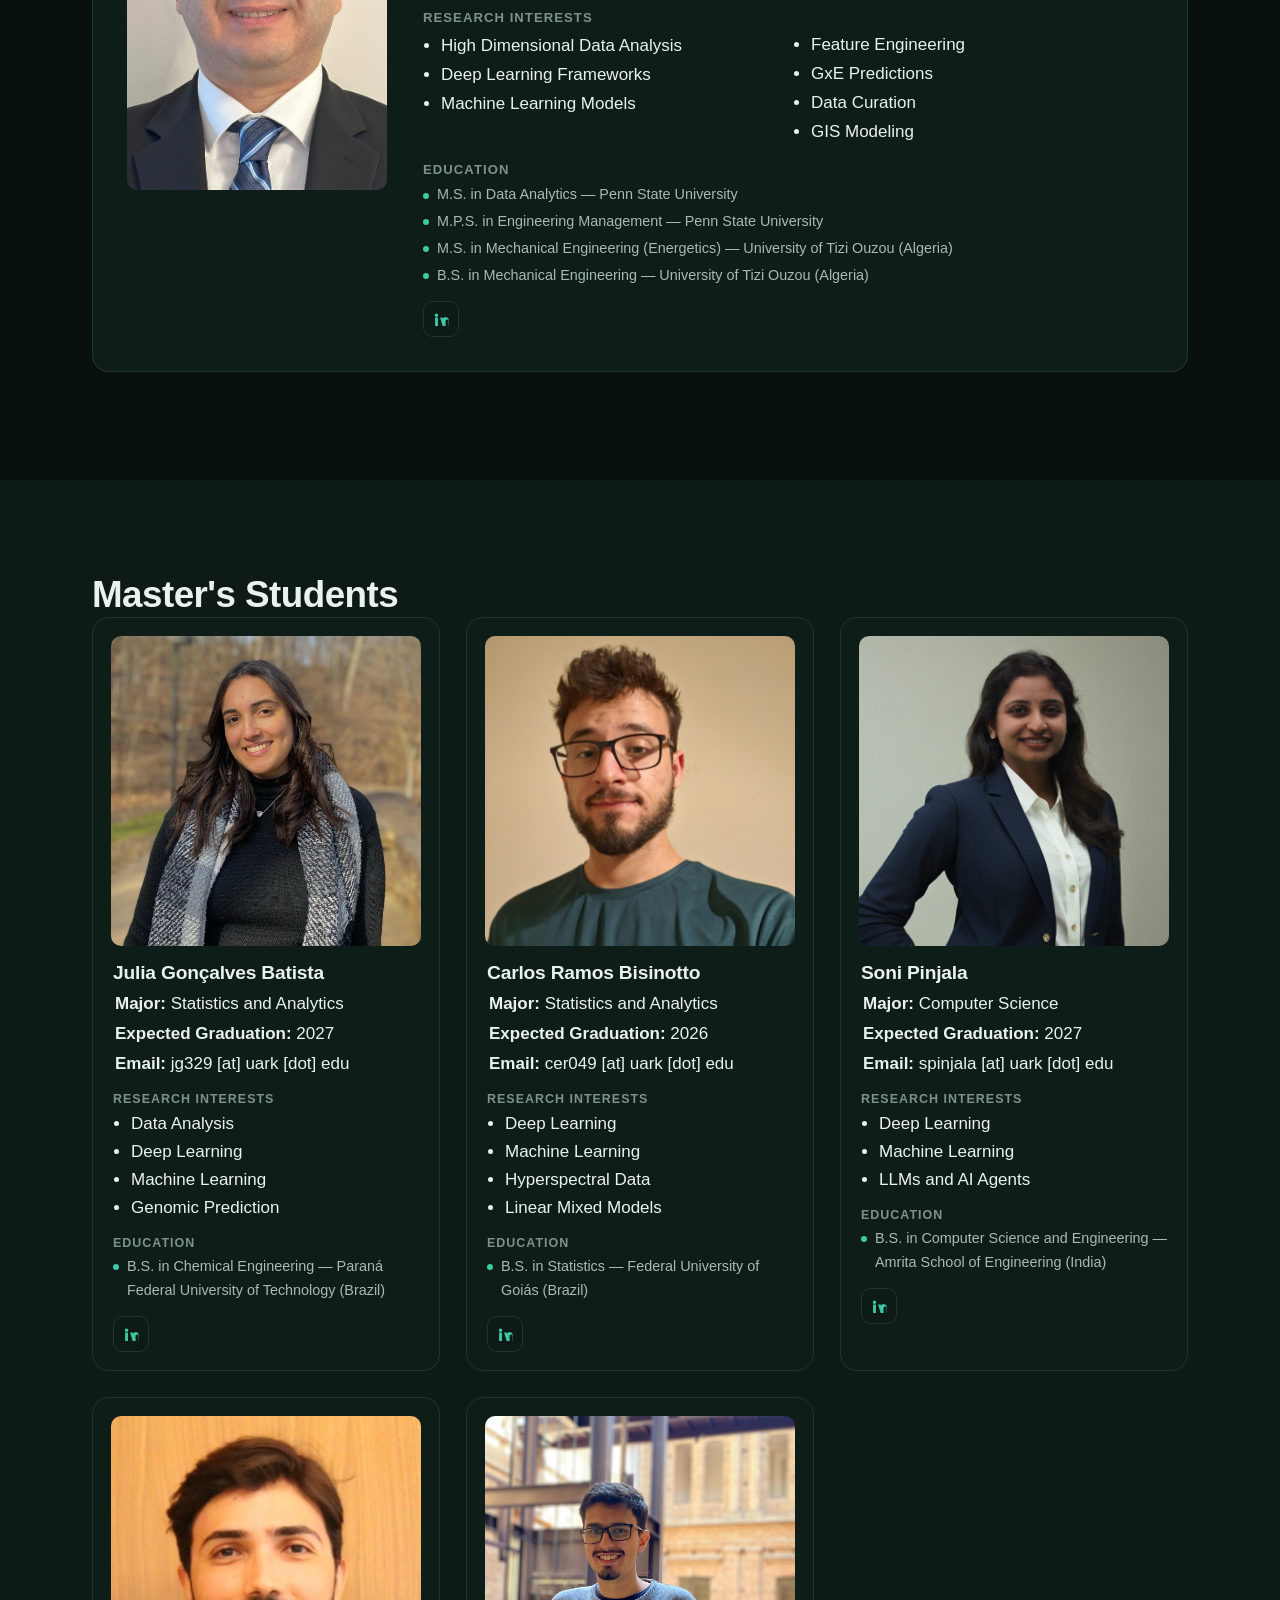
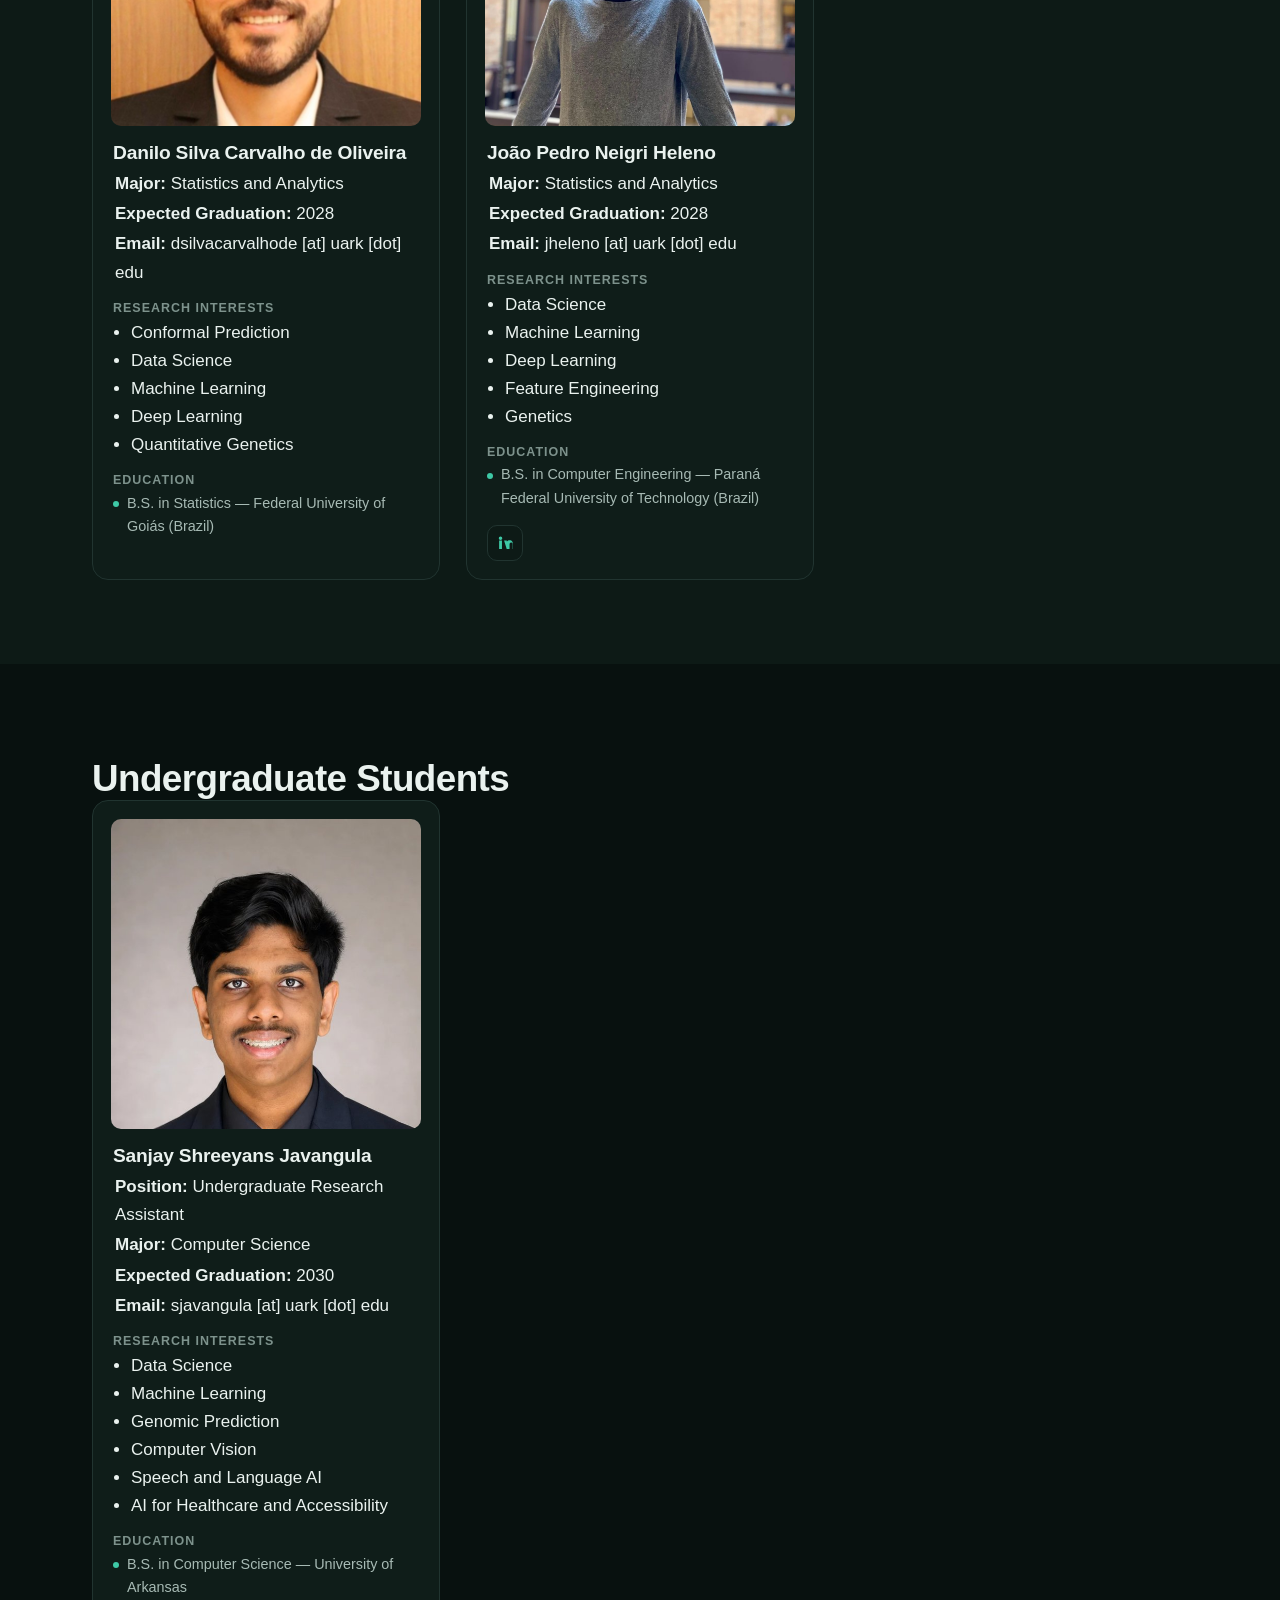
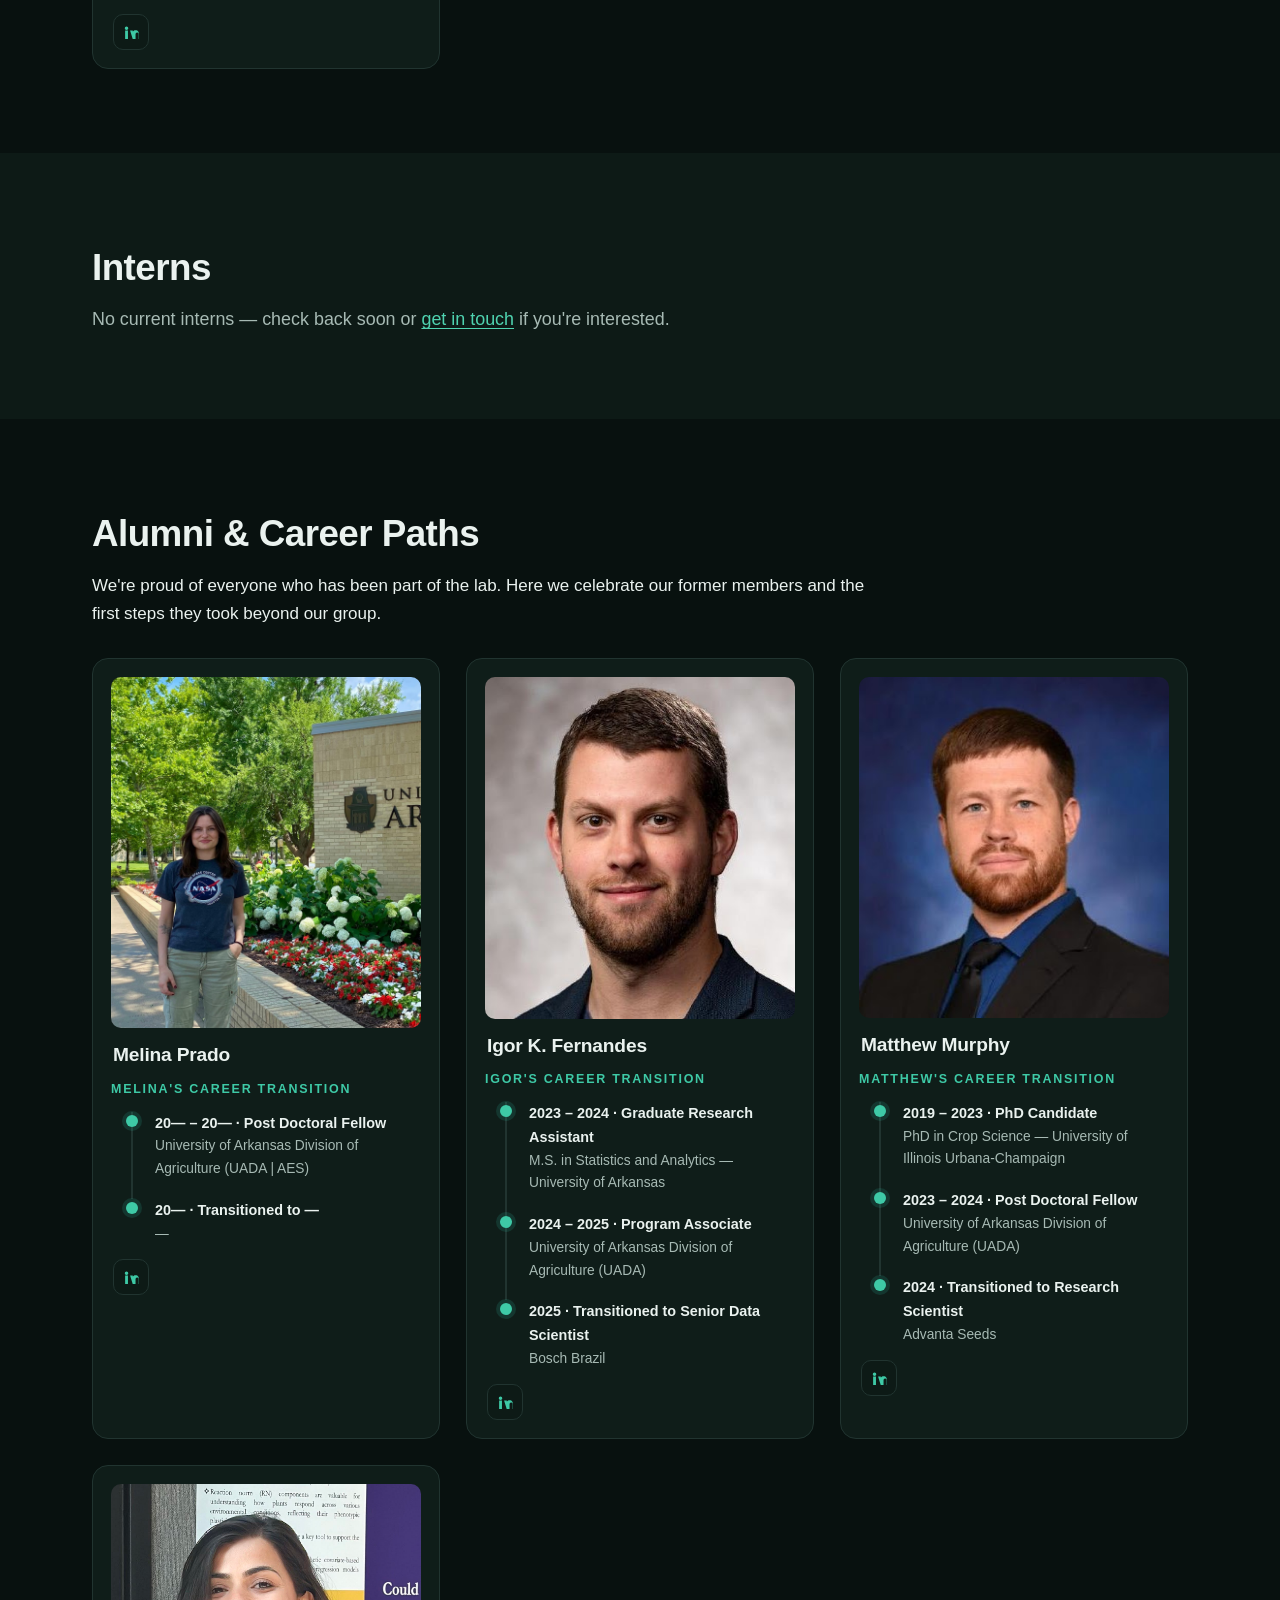
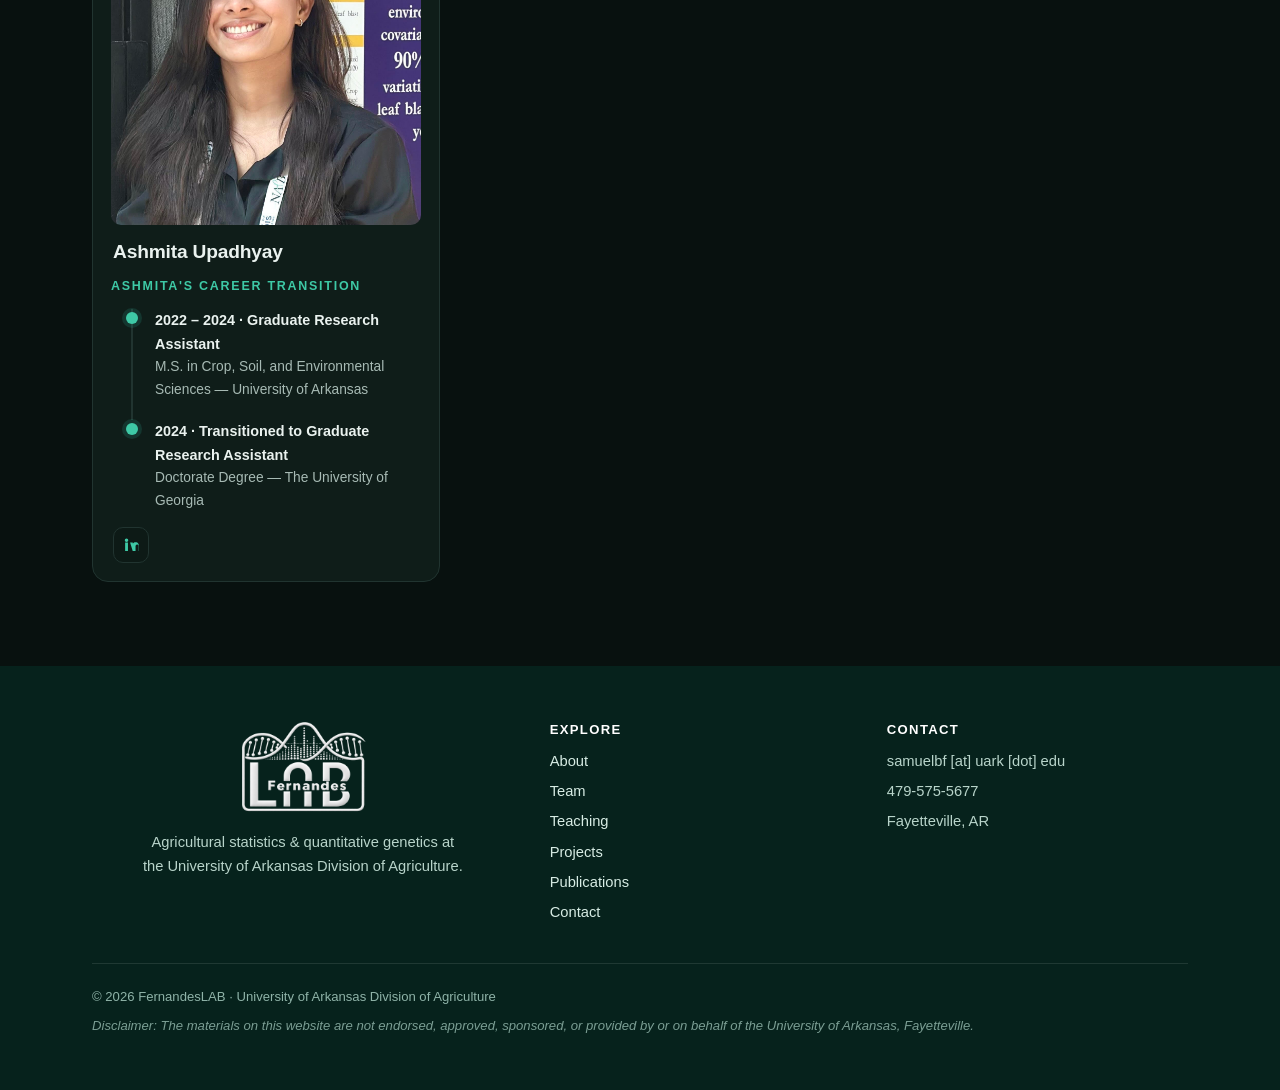
<file: our-team.html>
<!DOCTYPE html>
<html lang="en">
<head>
  <meta charset="UTF-8">
  <!-- CSP: the sha256 below is the hash of the inline theme script that follows. If you edit that
       script, recompute the hash (see CLAUDE.md) or the theme toggle will stop applying on load. -->
  <meta http-equiv="Content-Security-Policy" content="default-src 'self'; script-src 'self' 'sha256-HCuTkR8s8bBE5jB1+eptmAUnOb1/ojIguyVk0SI0Gu8=' https://*.googletagmanager.com; style-src 'self' 'unsafe-inline' https://fonts.googleapis.com; font-src 'self' https://fonts.gstatic.com; img-src 'self' data: https://*.googletagmanager.com https://*.google-analytics.com; connect-src 'self' https://*.google-analytics.com https://*.analytics.google.com https://*.googletagmanager.com; object-src 'none'; base-uri 'self'; form-action 'self'; frame-src 'none'; upgrade-insecure-requests">
  <meta name="referrer" content="strict-origin-when-cross-origin">
  <script>(function(){var d=document.documentElement;d.className+=" js";try{if(localStorage.getItem('theme')==='light')d.setAttribute('data-theme','light');}catch(e){}})();</script>
  <meta name="viewport" content="width=device-width, initial-scale=1.0">
  <title>Our Team — FernandesLAB</title>
  <meta name="description" content="Meet the FernandesLAB team: principal investigator, postdoctoral fellows, PhD and master students, and interns.">
  <link rel="canonical" href="https://fernandeslab.org/our-team">
  <meta property="og:type" content="website">
  <meta property="og:site_name" content="FernandesLAB">
  <meta property="og:title" content="Our Team — FernandesLAB">
  <meta property="og:description" content="Meet the FernandesLAB team: principal investigator, postdoctoral fellows, PhD and master students, and interns.">
  <meta property="og:url" content="https://fernandeslab.org/our-team">
  <meta name="twitter:card" content="summary">
  <link rel="preconnect" href="https://fonts.googleapis.com">
  <link rel="preconnect" href="https://fonts.gstatic.com" crossorigin>
  <link href="https://fonts.googleapis.com/css2?family=Inter:wght@400;500;600&family=Sora:wght@500;600;700&display=swap" rel="stylesheet">
  <link rel="icon" href="assets/img/logo_gray_transparent.png">
  <link rel="icon" href="assets/img/logo_gray_transparent.png" media="(prefers-color-scheme: light)">
  <link rel="icon" href="assets/img/logo_white_transparent.png" media="(prefers-color-scheme: dark)">
  <link rel="stylesheet" href="assets/css/style.css">
  <!-- Google Analytics GA4 — replace G-V5YJ4Q3752 with your Measurement ID from analytics.google.com -->
  <script async src="https://www.googletagmanager.com/gtag/js?id=G-V5YJ4Q3752"></script>
  <script src="/assets/js/analytics.js"></script>
</head>
<body>

  <header class="site-header">
    <div class="wrap">
      <a class="brand" href="/"><span class="logo"><img class="logo-dark" src="assets/img/logo_white_transparent.png" alt="FernandesLAB"><img class="logo-light" src="assets/img/logo_gray_transparent.png" alt="FernandesLAB"></span><span class="brand-text">FernandesLAB</span></a>
      <button class="nav-toggle" type="button" aria-label="Menu" aria-expanded="false" aria-controls="site-nav"><span></span><span></span><span></span></button>
      <button class="search-toggle" type="button" aria-label="Search" title="Search (⌘K)">
        <svg viewBox="0 0 24 24" aria-hidden="true"><circle cx="11" cy="11" r="7"/><path d="M21 21l-4.35-4.35"/></svg>
      </button>
      <button class="theme-toggle" type="button" aria-label="Switch to light mode">
        <svg class="ic-sun" viewBox="0 0 24 24" aria-hidden="true"><circle cx="12" cy="12" r="4.2"/><path d="M12 2.5v2.6M12 18.9v2.6M4.6 4.6l1.8 1.8M17.6 17.6l1.8 1.8M2.5 12h2.6M18.9 12h2.6M4.6 19.4l1.8-1.8M17.6 6.4l1.8-1.8"/></svg>
        <svg class="ic-moon" viewBox="0 0 24 24" aria-hidden="true"><path d="M21 12.8A8.5 8.5 0 1 1 11.2 3a6.6 6.6 0 0 0 9.8 9.8z"/></svg>
      </button>
      <nav class="nav" id="site-nav" aria-label="Main">
        <div class="nav-item">
          <a href="/">Home</a>
          <div class="submenu">
            <a href="/#welcome">Welcome</a>
            <a href="/#research">Research themes</a>
            <a href="/#news">Lab news</a>
            <a href="/#media">In the news</a>
          </div>
        </div>
        <div class="nav-item">
          <a href="/about">About</a>
          <div class="submenu">
            <a href="/about#overview">Overview</a>
            <a href="/about#mission-vision">Mission &amp; Vision</a>
            <a href="/about#goals">Goals</a>
          </div>
        </div>
        <div class="nav-item">
          <a href="/our-team" class="active">Team</a>
          <div class="submenu">
            <a href="/our-team#openings">Join us</a>
            <a href="/our-team#pi">Principal Investigator</a>
            <a href="/our-team#staff">Staff</a>
            <a href="/our-team#phd">PhD Students</a>
            <a href="/our-team#masters">Master's Students</a>
            <a href="/our-team#undergrads">Undergraduate Students</a>
            <a href="/our-team#interns">Interns</a>
            <a href="/our-team#alumni">Alumni</a>
          </div>
        </div>
        <div class="nav-item">
          <a href="/teaching">Teaching</a>
          <div class="submenu">
            <a href="/teaching#philosophy">Teaching philosophy</a>
            <a href="/teaching#courses">Courses</a>
            <a href="/teaching#mentoring">Mentoring</a>
          </div>
        </div>
        <div class="nav-item">
          <a href="/projects">Projects</a>
          <div class="submenu">
            <a href="/projects#grants">Grants &amp; funding</a>
            <a href="/projects#software">Software &amp; tools</a>
            <a href="/projects#study-systems">Study systems</a>
          </div>
        </div>
        <div class="nav-item">
          <a href="/publications">Publications</a>
          <div class="submenu">
            <a href="/publications#metrics">Metrics</a>
            <a href="/publications#recent">Recent publications</a>
          </div>
        </div>
        <a href="/contact">Contact</a>
      </nav>

    </div>
  </header>

  <section class="banner">
    <span class="kicker">The people behind the work</span>
    <h1>Our Team</h1>
    <p>A diverse group of statisticians, geneticists, and computer scientists working across plant breeding.</p>
  </section>

  <!-- ===================== OPEN POSITIONS ===================== -->
  <section class="section" id="openings">
    <div class="wrap">
      <div class="section-head reveal">
        <span class="eyebrow">Join us</span>
        <h2 class="section-title">Join our team</h2>
        <p class="lead">We welcome statisticians, geneticists, computer scientists, and
           agronomists. We have no open positions at the moment — prospective graduate students and
           visiting scholars are encouraged to <a href="/contact">get in touch</a>.</p>
      </div>
    </div>
  </section>

  <!-- ===================== PRINCIPAL INVESTIGATOR ===================== -->
  <section class="section">
    <div class="wrap">
      <h2 class="section-title" id="pi">Principal Investigator</h2>

      <article class="person reveal">
        <img class="photo" src="assets/team/samuel.jpg" alt="Samuel B. Fernandes"
             data-fallback="assets/img/placeholder-person.svg">
        <div>
          <h3>Samuel B. Fernandes</h3>
          <p class="role">Assistant Professor of Agricultural Statistics and Quantitative Genetics</p>
          <p class="affil">
            University of Arkansas Division of Agriculture (UADA)<br>
            Center for Agricultural Data Analytics (CADA)
          </p>
          <p class="meta"><strong>Phone:</strong> 479-575-5677</p>
          <p class="meta"><strong>Email:</strong> samuelbf [at] uark [dot] edu</p>

          <h4>Research Interests</h4>
          <ul>
            <li>Quantitative Genetics</li><li>Statistics</li><li>Plant Breeding</li><li>Machine Learning &amp; AI</li><li>ML-enabled Phenotyping &amp; Bayesian Optimization</li>
          </ul>
          <p class="meta">Provides statistical consulting to University of Arkansas researchers through CADA (2022–present).</p>

          <h4>Education</h4>
          <div class="edu">
            <div>Ph.D. in Genetics and Plant Breeding — Federal University of Lavras (Brazil)</div>
            <div>M.S. in Genetics and Plant Breeding — Federal University of Lavras (Brazil)</div>
            <div>B.S. in Agronomy — University of Brasília (Brazil)</div>
          </div>

          <div class="socials">
            <a href="https://scholar.google.com/citations?user=aR0shJYAAAAJ&amp;hl=en" aria-label="Google Scholar" title="Google Scholar"><svg viewBox="0 0 24 24"><path d="M12 3 1 9l11 6 9-4.9V17h2V9L12 3zM5 13.2V17c0 1.7 3.1 3 7 3s7-1.3 7-3v-3.8l-7 3.8-7-3.8z"/></svg></a>
            <a href="https://www.linkedin.com/in/samuel-b-fernandes-560b154a/" aria-label="LinkedIn" title="LinkedIn"><svg viewBox="0 0 24 24"><path d="M4.98 3.5a2.5 2.5 0 1 1 0 5 2.5 2.5 0 0 1 0-5zM3 9h4v12H3zM10 9h3.8v1.7h.05c.53-.95 1.83-1.95 3.77-1.95 4.03 0 4.78 2.5 4.78 5.75V21H22v-5.9c0-1.4-.03-3.2-2-3.2-2 0-2.3 1.5-2.3 3.1V21h-4z"/></svg></a>
          </div>
        </div>
      </article>
    </div>
  </section>

  <!-- ===================== RESEARCH STAFF ===================== -->
  <section class="section alt">
    <div class="wrap">
      <h2 class="section-title" id="staff">Research Staff</h2>

      <article class="person reveal">
        <img class="photo" src="assets/team/erin.jpg" alt="Erin Farmer"
             data-fallback="assets/img/placeholder-person.svg">
        <div>
          <h3>Erin Farmer</h3>
          <p class="role">Program Associate</p>
          <p class="affil">University of Arkansas Division of Agriculture (UADA)</p>
          <p class="meta"><strong>Email:</strong> eefarmer [at] uark [dot] edu</p>

          <h4>Research Interests</h4>
          <ul>
            <li>High-Throughput Phenotyping</li><li>Statistics and Machine Learning</li>
            <li>Quantitative Genetics</li><li>Trait Preferences</li>
          </ul>

          <h4>Education</h4>
          <div class="edu">
            <div>Ph.D. in Plant Breeding and Genetics — Cornell University</div>
            <div>M.Sc. in Local Economic Development — London School of Economics and Political Science (United Kingdom)</div>
            <div>B.S. in Physics and Mathematics — University of Arkansas</div>
            <div>B.A. in Economics — University of Arkansas</div>
          </div>
        </div>
      </article>

      <article class="person reveal">
        <img class="photo" src="assets/team/mario.jpg" alt="Mario Morales"
             data-fallback="assets/img/placeholder-person.svg">
        <div>
          <h3>Mario Morales</h3>
          <p class="role">Postdoctoral Fellow</p>
          <p class="affil">University of Arkansas Division of Agriculture (UADA)</p>
          <p class="meta"><strong>Email:</strong> mamorales [at] uark [dot] edu</p>

          <h4>Research Interests</h4>
          <ul>
            <li>Mathematical and Computational Biology</li>
            <li>Statistical Machine Learning, Deep Learning &amp; AI</li>
            <li>Data Visualization and User Interfaces</li>
          </ul>

          <h4>Education</h4>
          <div class="edu">
            <div>Ph.D. in Genomics, Phenomics and Bioinformatics — North Dakota State University</div>
            <div>M.S. in Bioinformatics — New York University</div>
            <div>M.S. in Applied Mathematics and Statistics — City University of New York (Hunter College)</div>
            <div>B.A. in Economics (focus on Econometrics) — Universidad de los Andes (Colombia)</div>
          </div>
        </div>
      </article>
    </div>
  </section>

  <!-- ===================== PhD STUDENTS ===================== -->
  <section class="section">
    <div class="wrap">
      <h2 class="section-title" id="phd">PhD Students</h2>

      <article class="person reveal">
        <img class="photo" src="assets/team/elias.jpg" alt="Elias Z. Mohellebi"
             data-fallback="assets/img/placeholder-person.svg">
        <div>
          <h3>Elias Z. Mohellebi</h3>
          <p class="role">PhD Student</p>
          <p class="affil">University of Arkansas Division of Agriculture (UADA)</p>
          <p class="meta"><strong>Phone:</strong> 215-934-9601</p>
          <p class="meta"><strong>Email:</strong> ezmo [at] uark [dot] edu</p>

          <h4>Research Interests</h4>
          <ul>
            <li>High Dimensional Data Analysis</li><li>Deep Learning Frameworks</li>
            <li>Machine Learning Models</li><li>Feature Engineering</li>
            <li>GxE Predictions</li><li>Data Curation</li><li>GIS Modeling</li>
          </ul>

          <h4>Education</h4>
          <div class="edu">
            <div>M.S. in Data Analytics — Penn State University</div>
            <div>M.P.S. in Engineering Management — Penn State University</div>
            <div>M.S. in Mechanical Engineering (Energetics) — University of Tizi Ouzou (Algeria)</div>
            <div>B.S. in Mechanical Engineering — University of Tizi Ouzou (Algeria)</div>
          </div>

          <div class="socials">
            <a href="https://www.linkedin.com/in/elias-z-mohellebi/" aria-label="LinkedIn" title="LinkedIn"><svg viewBox="0 0 24 24"><path d="M4.98 3.5a2.5 2.5 0 1 1 0 5 2.5 2.5 0 0 1 0-5zM3 9h4v12H3zM10 9h3.8v1.7h.05c.53-.95 1.83-1.95 3.77-1.95 4.03 0 4.78 2.5 4.78 5.75V21H22v-5.9c0-1.4-.03-3.2-2-3.2-2 0-2.3 1.5-2.3 3.1V21h-4z"/></svg></a>
          </div>
        </div>
      </article>
    </div>
  </section>

  <!-- ===================== MASTER STUDENTS ===================== -->
  <section class="section alt">
    <div class="wrap">
      <h2 class="section-title" id="masters">Master's Students</h2>

      <div class="grid grid-3 masters-grid">

        <article class="card reveal">
          <img class="photo" src="assets/team/julia.jpg" alt="Julia Gonçalves Batista"
               data-fallback="assets/img/placeholder-person.svg">
          <h3>Julia Gonçalves Batista</h3>
          <p class="meta"><strong>Major:</strong> Statistics and Analytics</p>
          <p class="meta"><strong>Expected Graduation:</strong> 2027</p>
          <p class="meta"><strong>Email:</strong> jg329 [at] uark [dot] edu</p>
          <h4>Research Interests</h4>
          <ul><li>Data Analysis</li><li>Deep Learning</li><li>Machine Learning</li><li>Genomic Prediction</li></ul>
          <h4>Education</h4>
          <div class="edu"><div>B.S. in Chemical Engineering — Paraná Federal University of Technology (Brazil)</div></div>
          <div class="socials">
            <a href="https://www.linkedin.com/in/julia-goncalves-batista/" aria-label="LinkedIn" title="LinkedIn"><svg viewBox="0 0 24 24"><path d="M4.98 3.5a2.5 2.5 0 1 1 0 5 2.5 2.5 0 0 1 0-5zM3 9h4v12H3zM10 9h3.8v1.7h.05c.53-.95 1.83-1.95 3.77-1.95 4.03 0 4.78 2.5 4.78 5.75V21H22v-5.9c0-1.4-.03-3.2-2-3.2-2 0-2.3 1.5-2.3 3.1V21h-4z"/></svg></a>
          </div>
        </article>

        <article class="card reveal">
          <img class="photo" src="assets/team/carlos.jpg" alt="Carlos Ramos Bisinotto"
               data-fallback="assets/img/placeholder-person.svg">
          <h3>Carlos Ramos Bisinotto</h3>
          <p class="meta"><strong>Major:</strong> Statistics and Analytics</p>
          <p class="meta"><strong>Expected Graduation:</strong> 2026</p>
          <p class="meta"><strong>Email:</strong> cer049 [at] uark [dot] edu</p>
          <h4>Research Interests</h4>
          <ul><li>Deep Learning</li><li>Machine Learning</li><li>Hyperspectral Data</li><li>Linear Mixed Models</li></ul>
          <h4>Education</h4>
          <div class="edu"><div>B.S. in Statistics — Federal University of Goiás (Brazil)</div></div>
          <div class="socials">
            <a href="https://www.linkedin.com/in/carlos-eduardo-ramos-bisinotto/?locale=en" aria-label="LinkedIn" title="LinkedIn"><svg viewBox="0 0 24 24"><path d="M4.98 3.5a2.5 2.5 0 1 1 0 5 2.5 2.5 0 0 1 0-5zM3 9h4v12H3zM10 9h3.8v1.7h.05c.53-.95 1.83-1.95 3.77-1.95 4.03 0 4.78 2.5 4.78 5.75V21H22v-5.9c0-1.4-.03-3.2-2-3.2-2 0-2.3 1.5-2.3 3.1V21h-4z"/></svg></a>
          </div>
        </article>

        <article class="card reveal">
          <img class="photo" src="assets/team/soni.png" alt="Soni Pinjala"
               data-fallback="assets/img/placeholder-person.svg">
          <h3>Soni Pinjala</h3>
          <p class="meta"><strong>Major:</strong> Computer Science</p>
          <p class="meta"><strong>Expected Graduation:</strong> 2027</p>
          <p class="meta"><strong>Email:</strong> spinjala [at] uark [dot] edu</p>
          <h4>Research Interests</h4>
          <ul><li>Deep Learning</li><li>Machine Learning</li><li>LLMs and AI Agents</li></ul>
          <h4>Education</h4>
          <div class="edu"><div>B.S. in Computer Science and Engineering — Amrita School of Engineering (India)</div></div>
          <div class="socials">
            <a href="https://www.linkedin.com/in/soni-pinjala/" aria-label="LinkedIn" title="LinkedIn"><svg viewBox="0 0 24 24"><path d="M4.98 3.5a2.5 2.5 0 1 1 0 5 2.5 2.5 0 0 1 0-5zM3 9h4v12H3zM10 9h3.8v1.7h.05c.53-.95 1.83-1.95 3.77-1.95 4.03 0 4.78 2.5 4.78 5.75V21H22v-5.9c0-1.4-.03-3.2-2-3.2-2 0-2.3 1.5-2.3 3.1V21h-4z"/></svg></a>
          </div>
        </article>

        <article class="card reveal">
          <img class="photo" src="assets/team/danilo.jpg" alt="Danilo Silva Carvalho de Oliveira"
               style="object-position: center top;"
               data-fallback="assets/img/placeholder-person.svg">
          <h3>Danilo Silva Carvalho de Oliveira</h3>
          <p class="meta"><strong>Major:</strong> Statistics and Analytics</p>
          <p class="meta"><strong>Expected Graduation:</strong> 2028</p>
          <p class="meta"><strong>Email:</strong> dsilvacarvalhode [at] uark [dot] edu</p>
          <h4>Research Interests</h4>
          <ul><li>Conformal Prediction</li><li>Data Science</li><li>Machine Learning</li>
              <li>Deep Learning</li><li>Quantitative Genetics</li></ul>
          <h4>Education</h4>
          <div class="edu"><div>B.S. in Statistics — Federal University of Goiás (Brazil)</div></div>
        </article>

        <article class="card reveal">
          <img class="photo" src="assets/team/joao.jpg" alt="João Pedro Neigri Heleno"
               data-fallback="assets/img/placeholder-person.svg">
          <h3>João Pedro Neigri Heleno</h3>
          <p class="meta"><strong>Major:</strong> Statistics and Analytics</p>
          <p class="meta"><strong>Expected Graduation:</strong> 2028</p>
          <p class="meta"><strong>Email:</strong> jheleno [at] uark [dot] edu</p>
          <h4>Research Interests</h4>
          <ul><li>Data Science</li><li>Machine Learning</li><li>Deep Learning</li>
              <li>Feature Engineering</li><li>Genetics</li></ul>
          <h4>Education</h4>
          <div class="edu"><div>B.S. in Computer Engineering — Paraná Federal University of Technology (Brazil)</div></div>
          <div class="socials">
            <a href="https://www.linkedin.com/in/joaoneigri/" aria-label="LinkedIn" title="LinkedIn"><svg viewBox="0 0 24 24"><path d="M4.98 3.5a2.5 2.5 0 1 1 0 5 2.5 2.5 0 0 1 0-5zM3 9h4v12H3zM10 9h3.8v1.7h.05c.53-.95 1.83-1.95 3.77-1.95 4.03 0 4.78 2.5 4.78 5.75V21H22v-5.9c0-1.4-.03-3.2-2-3.2-2 0-2.3 1.5-2.3 3.1V21h-4z"/></svg></a>
          </div>
        </article>

      </div>
    </div>
  </section>

  <!-- ===================== UNDERGRADUATE STUDENTS ===================== -->
  <section class="section">
    <div class="wrap">
      <h2 class="section-title" id="undergrads">Undergraduate Students</h2>

      <div class="grid grid-3 masters-grid">

        <article class="card reveal">
          <img class="photo" src="assets/team/sanjay.jpg" alt="Sanjay Shreeyans Javangula"
               style="object-position: center top;"
               data-fallback="assets/img/placeholder-person.svg">
          <h3>Sanjay Shreeyans Javangula</h3>
          <p class="meta"><strong>Position:</strong> Undergraduate Research Assistant</p>
          <p class="meta"><strong>Major:</strong> Computer Science</p>
          <p class="meta"><strong>Expected Graduation:</strong> 2030</p>
          <p class="meta"><strong>Email:</strong> sjavangula [at] uark [dot] edu</p>
          <h4>Research Interests</h4>
          <ul><li>Data Science</li><li>Machine Learning</li><li>Genomic Prediction</li>
              <li>Computer Vision</li><li>Speech and Language AI</li><li>AI for Healthcare and Accessibility</li></ul>
          <h4>Education</h4>
          <div class="edu"><div>B.S. in Computer Science — University of Arkansas</div></div>
          <div class="socials">
            <a href="https://www.linkedin.com/in/sanjay-shreeyans-javangula/" aria-label="LinkedIn" title="LinkedIn"><svg viewBox="0 0 24 24"><path d="M4.98 3.5a2.5 2.5 0 1 1 0 5 2.5 2.5 0 0 1 0-5zM3 9h4v12H3zM10 9h3.8v1.7h.05c.53-.95 1.83-1.95 3.77-1.95 4.03 0 4.78 2.5 4.78 5.75V21H22v-5.9c0-1.4-.03-3.2-2-3.2-2 0-2.3 1.5-2.3 3.1V21h-4z"/></svg></a>
          </div>
        </article>

      </div>
    </div>
  </section>

  <!-- ===================== INTERNS ===================== -->
  <section class="section alt">
    <div class="wrap">
      <h2 class="section-title" id="interns">Interns</h2>
      <p class="lead" style="color:var(--muted);">No current interns — check back soon or <a href="/contact">get in touch</a> if you're interested.</p>
    </div>
  </section>

  <!-- ===================== ALUMNI ===================== -->
  <section class="section">
    <div class="wrap">
      <h2 class="section-title" id="alumni">Alumni &amp; Career Paths</h2>
      <p style="max-width:780px;">
        We're proud of everyone who has been part of the lab. Here we celebrate our former
        members and the first steps they took beyond our group.
      </p>

      <div class="grid grid-3" style="margin-top:30px;">

        <article class="card reveal">
          <img class="photo" src="assets/team/melina.jpg" alt="Melina Prado"
               data-fallback="assets/img/placeholder-person.svg">
          <h3>Melina Prado</h3>
          <p class="eyebrow">Melina's Career Transition</p>
          <ul class="timeline">
            <li><div class="when">20— – 20— · Post Doctoral Fellow</div>
                <div class="what">University of Arkansas Division of Agriculture (UADA | AES)</div></li>
            <li><div class="when">20— · Transitioned to —</div>
                <div class="what">—</div></li>
          </ul>
          <div class="socials">
            <a href="https://www.linkedin.com/in/melinaprado96/" aria-label="LinkedIn" title="LinkedIn"><svg viewBox="0 0 24 24"><path d="M4.98 3.5a2.5 2.5 0 1 1 0 5 2.5 2.5 0 0 1 0-5zM3 9h4v12H3zM10 9h3.8v1.7h.05c.53-.95 1.83-1.95 3.77-1.95 4.03 0 4.78 2.5 4.78 5.75V21H22v-5.9c0-1.4-.03-3.2-2-3.2-2 0-2.3 1.5-2.3 3.1V21h-4z"/></svg></a>
          </div>
        </article>

        <article class="card reveal">
          <img class="photo" src="assets/team/igor.jpg" alt="Igor K. Fernandes"
               data-fallback="assets/img/placeholder-person.svg">
          <h3>Igor K. Fernandes</h3>
          <p class="eyebrow">Igor's Career Transition</p>
          <ul class="timeline">
            <li><div class="when">2023 – 2024 · Graduate Research Assistant</div>
                <div class="what">M.S. in Statistics and Analytics — University of Arkansas</div></li>
            <li><div class="when">2024 – 2025 · Program Associate</div>
                <div class="what">University of Arkansas Division of Agriculture (UADA)</div></li>
            <li><div class="when">2025 · Transitioned to Senior Data Scientist</div>
                <div class="what">Bosch Brazil</div></li>
          </ul>
          <div class="socials">
            <a href="https://www.linkedin.com/in/igorkuivjogi/" aria-label="LinkedIn" title="LinkedIn"><svg viewBox="0 0 24 24"><path d="M4.98 3.5a2.5 2.5 0 1 1 0 5 2.5 2.5 0 0 1 0-5zM3 9h4v12H3zM10 9h3.8v1.7h.05c.53-.95 1.83-1.95 3.77-1.95 4.03 0 4.78 2.5 4.78 5.75V21H22v-5.9c0-1.4-.03-3.2-2-3.2-2 0-2.3 1.5-2.3 3.1V21h-4z"/></svg></a>
          </div>
        </article>

        <article class="card reveal">
          <img class="photo" src="assets/team/matthew.jpg" alt="Matthew Murphy"
               data-fallback="assets/img/placeholder-person.svg">
          <h3>Matthew Murphy</h3>
          <p class="eyebrow">Matthew's Career Transition</p>
          <ul class="timeline">
            <li><div class="when">2019 – 2023 · PhD Candidate</div>
                <div class="what">PhD in Crop Science — University of Illinois Urbana-Champaign</div></li>
            <li><div class="when">2023 – 2024 · Post Doctoral Fellow</div>
                <div class="what">University of Arkansas Division of Agriculture (UADA)</div></li>
            <li><div class="when">2024 · Transitioned to Research Scientist</div>
                <div class="what">Advanta Seeds</div></li>
          </ul>
          <div class="socials">
            <a href="https://www.linkedin.com/in/matthew-murphy-phd-a97793ab/" aria-label="LinkedIn" title="LinkedIn"><svg viewBox="0 0 24 24"><path d="M4.98 3.5a2.5 2.5 0 1 1 0 5 2.5 2.5 0 0 1 0-5zM3 9h4v12H3zM10 9h3.8v1.7h.05c.53-.95 1.83-1.95 3.77-1.95 4.03 0 4.78 2.5 4.78 5.75V21H22v-5.9c0-1.4-.03-3.2-2-3.2-2 0-2.3 1.5-2.3 3.1V21h-4z"/></svg></a>
          </div>
        </article>

        <article class="card reveal">
          <img class="photo" src="assets/team/ashmita.jpg" alt="Ashmita Upadhyay"
               data-fallback="assets/img/placeholder-person.svg">
          <h3>Ashmita Upadhyay</h3>
          <p class="eyebrow">Ashmita's Career Transition</p>
          <ul class="timeline">
            <li><div class="when">2022 – 2024 · Graduate Research Assistant</div>
                <div class="what">M.S. in Crop, Soil, and Environmental Sciences — University of Arkansas</div></li>
            <li><div class="when">2024 · Transitioned to Graduate Research Assistant</div>
                <div class="what">Doctorate Degree — The University of Georgia</div></li>
          </ul>
          <div class="socials">
            <a href="https://www.linkedin.com/in/ashmita-upadhyay/" aria-label="LinkedIn" title="LinkedIn"><svg viewBox="0 0 24 24"><path d="M4.98 3.5a2.5 2.5 0 1 1 0 5 2.5 2.5 0 0 1 0-5zM3 9h4v12H3zM10 9h3.8v1.7h.05c.53-.95 1.83-1.95 3.77-1.95 4.03 0 4.78 2.5 4.78 5.75V21H22v-5.9c0-1.4-.03-3.2-2-3.2-2 0-2.3 1.5-2.3 3.1V21h-4z"/></svg></a>
          </div>
        </article>

      </div>
    </div>
  </section>

  <footer class="site-footer">
    <div class="wrap">
      <div class="cols">
        <div>
          <a class="brand" href="/"><span class="logo"><img class="logo-dark" src="assets/img/logo_white_transparent.png" alt="FernandesLAB"><img class="logo-light" src="assets/img/logo_gray_transparent.png" alt="FernandesLAB"></span></a>
          <p>Agricultural statistics &amp; quantitative genetics at the University of
             Arkansas Division of Agriculture.</p>
        </div>
        <div>
          <h2 class="footer-h">Explore</h2>
          <ul>
            <li><a href="/about">About</a></li>
            <li><a href="/our-team">Team</a></li>
            <li><a href="/teaching">Teaching</a></li>
            <li><a href="/projects">Projects</a></li>
            <li><a href="/publications">Publications</a></li>
            <li><a href="/contact">Contact</a></li>
          </ul>
        </div>
        <div>
          <h2 class="footer-h">Contact</h2>
          <ul>
            <li>samuelbf [at] uark [dot] edu</li>
            <li>479-575-5677</li>
            <li>Fayetteville, AR</li>
          </ul>
        </div>
      </div>
      <div class="legal">
        © <span id="year">2026</span> FernandesLAB · University of Arkansas Division of Agriculture
        <p class="disclaimer">Disclaimer: The materials on this website are not endorsed, approved, sponsored, or provided by or on behalf of the University of Arkansas, Fayetteville.</p>
      </div>
    </div>
  </footer>

  <script src="assets/js/main.js"></script>
  <!-- ===================== SEARCH OVERLAY ===================== -->
  <div id="search-overlay" role="dialog" aria-modal="true" aria-label="Search">
    <div class="search-box">
      <input type="search" id="search-input" aria-label="Search this site" placeholder="Search…" autocomplete="off" spellcheck="false">
      <button class="search-close" type="button" aria-label="Close search"><svg viewBox="0 0 24 24" aria-hidden="true"><path d="M18 6L6 18M6 6l12 12"/></svg></button>
      <p class="search-hint">Type to search · <kbd>Esc</kbd> to close · <kbd>⌘K</kbd> to open anywhere</p>
      <div id="search-results"></div>
    </div>
  </div>
  <script src="assets/js/search.js"></script>
</body>
</html>
</file>
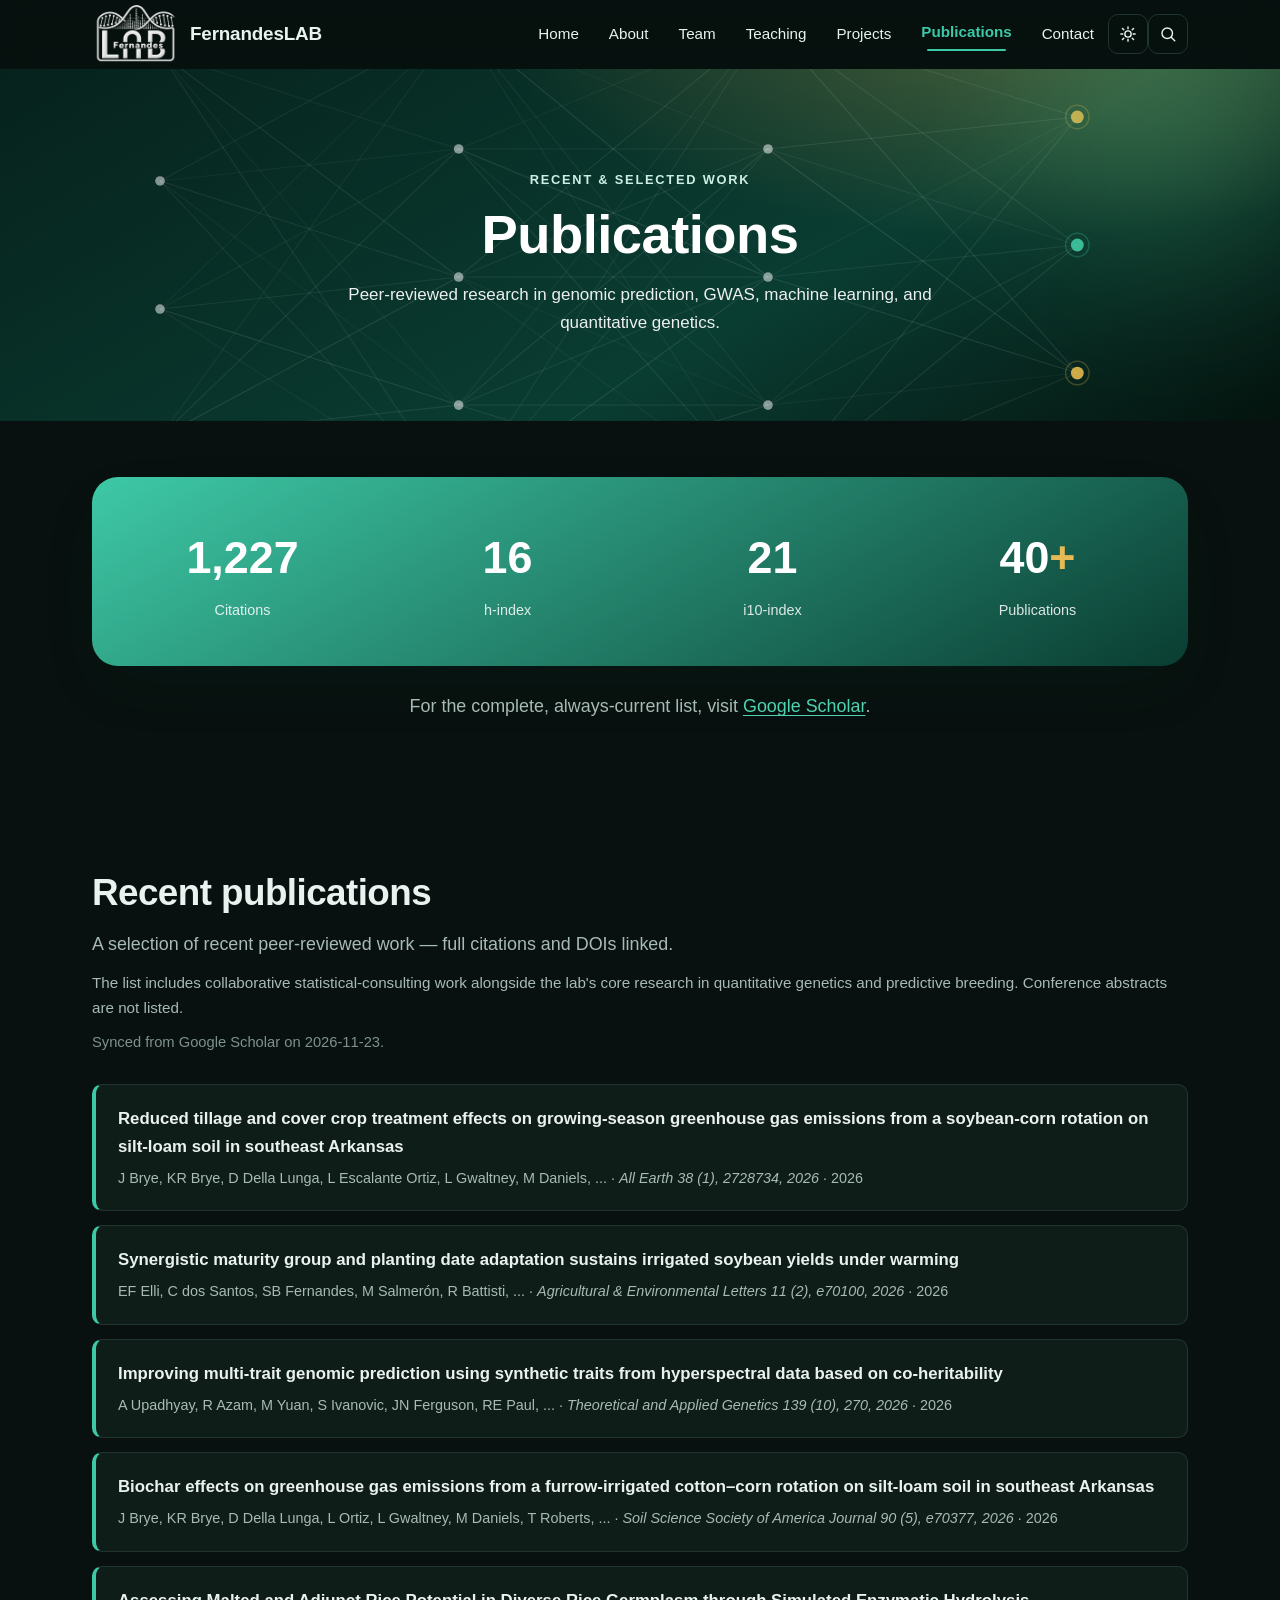
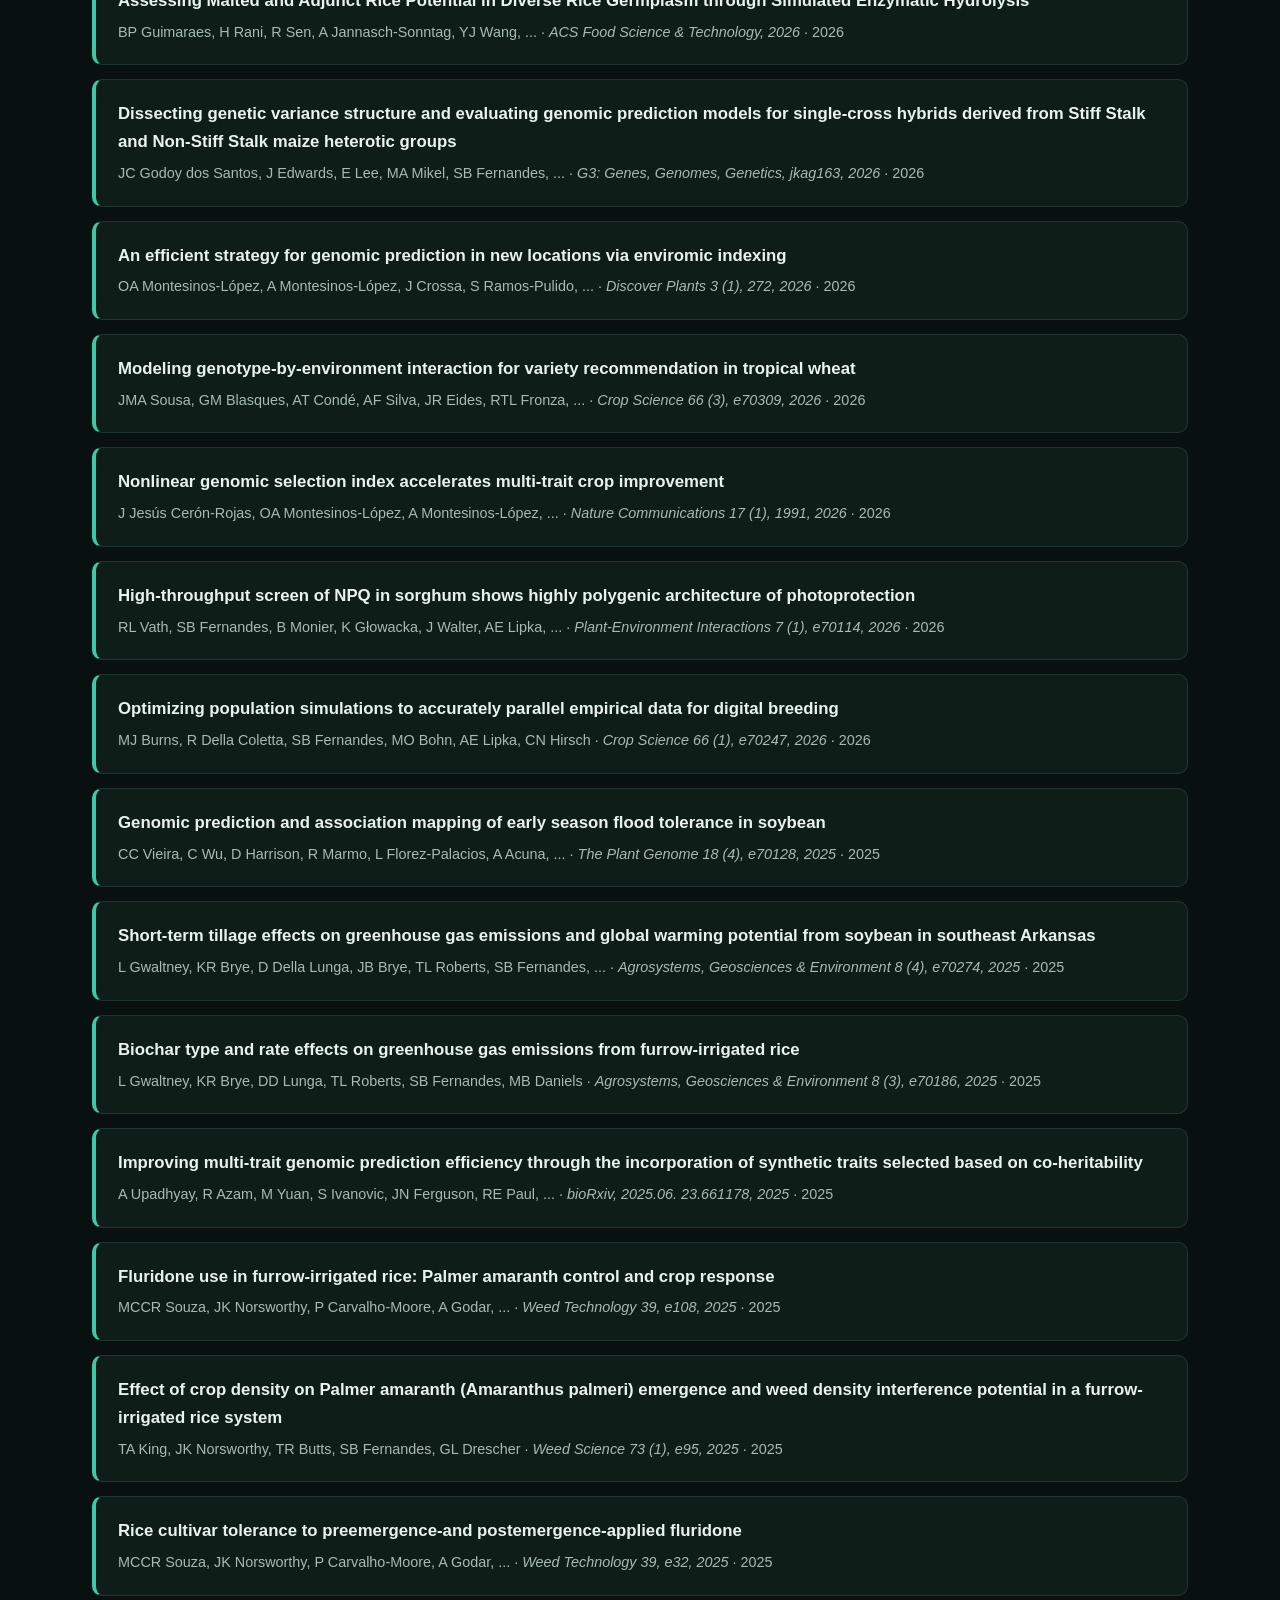
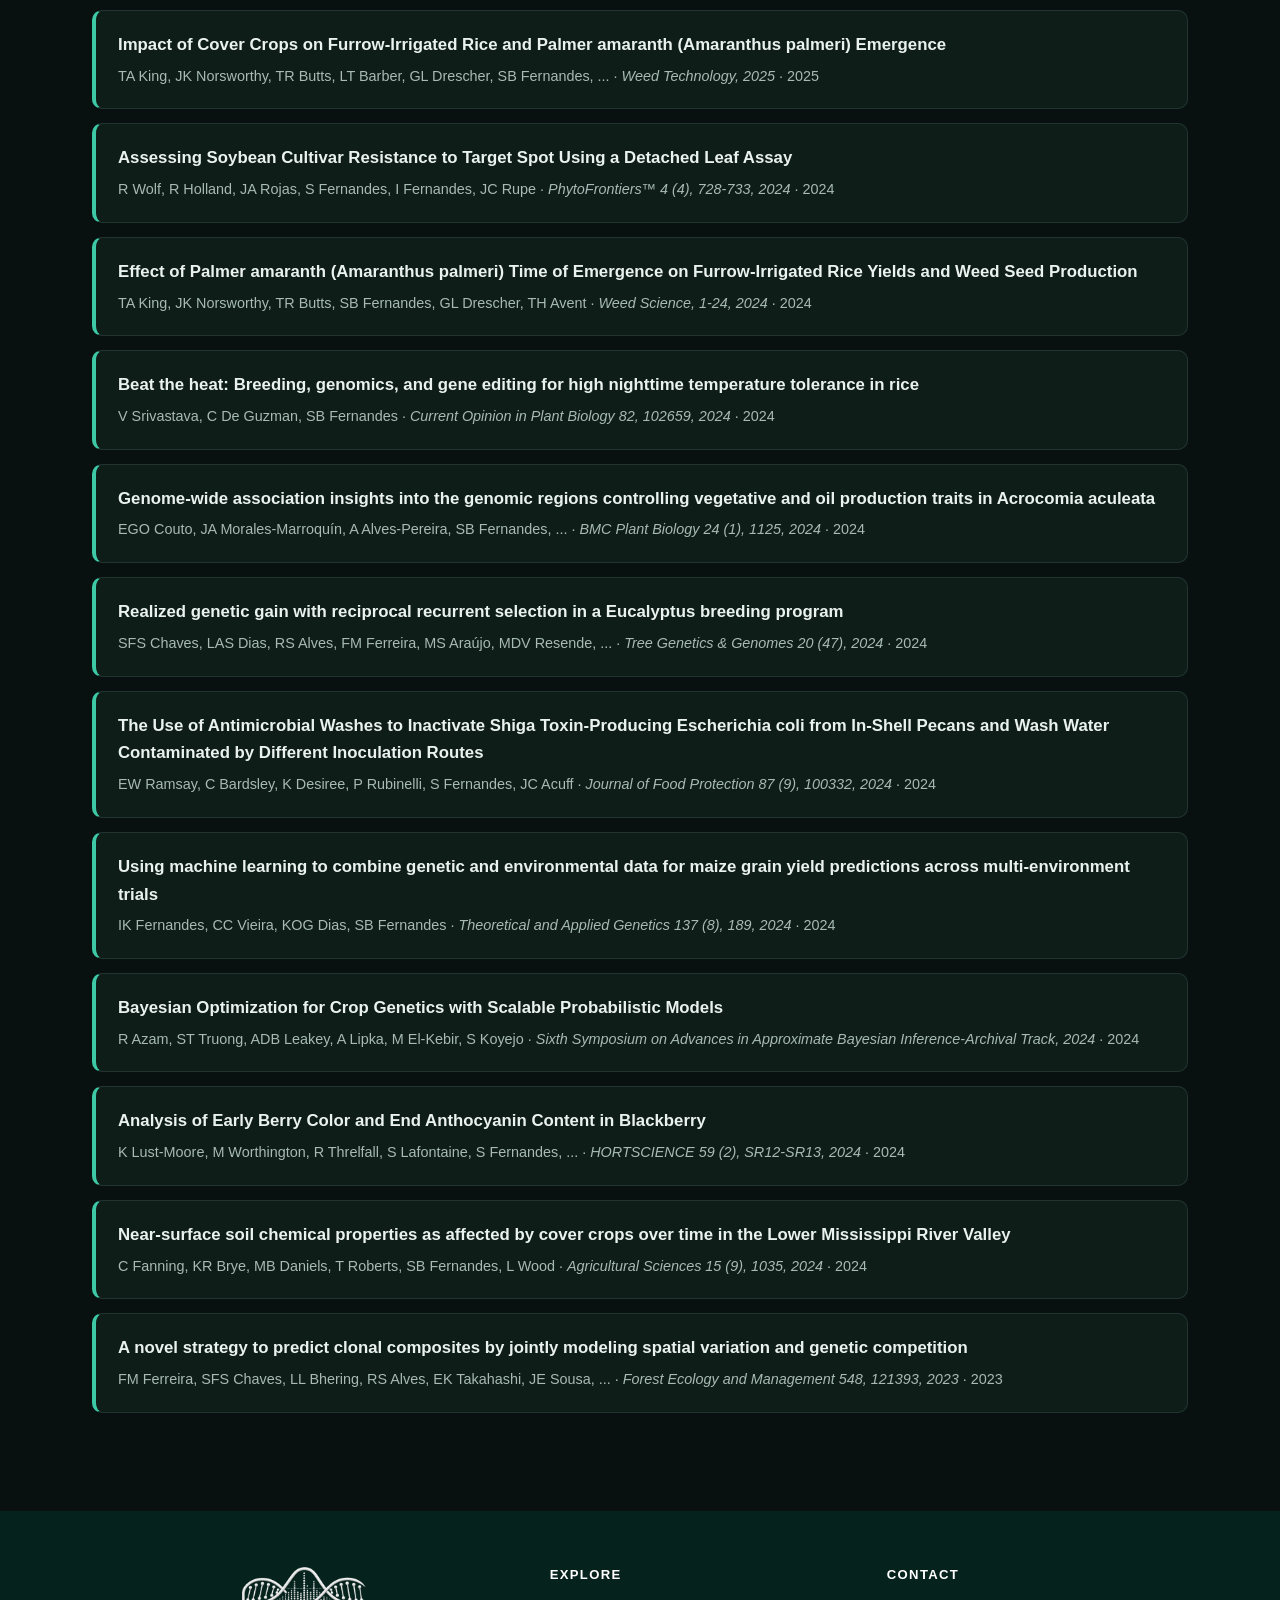
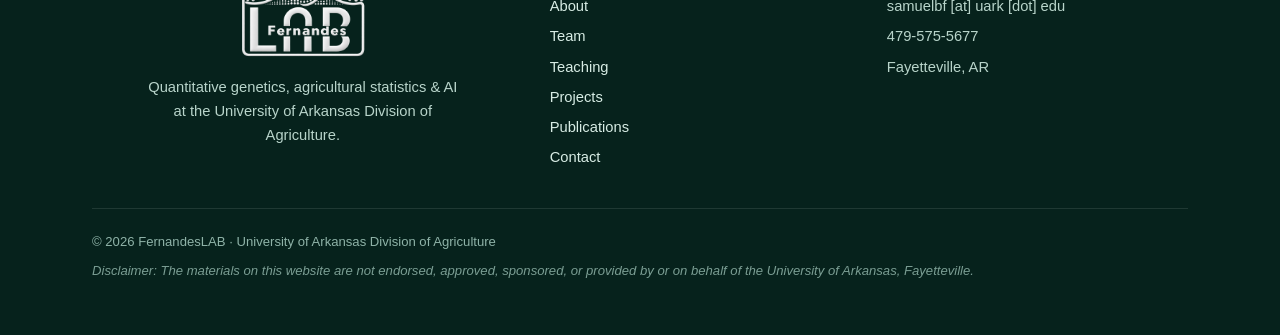
<file: publications.html>
<!DOCTYPE html>
<html lang="en">
<head>
  <meta charset="UTF-8">
  <!-- CSP: the sha256 below is the hash of the inline theme script that follows. If you edit that
       script, recompute the hash (see CLAUDE.md) or the theme toggle will stop applying on load. -->
  <meta http-equiv="Content-Security-Policy" content="default-src 'self'; script-src 'self' 'sha256-HCuTkR8s8bBE5jB1+eptmAUnOb1/ojIguyVk0SI0Gu8=' https://*.googletagmanager.com; style-src 'self' 'unsafe-inline' https://fonts.googleapis.com; font-src 'self' https://fonts.gstatic.com; img-src 'self' data: https://*.googletagmanager.com https://*.google-analytics.com; connect-src 'self' https://*.google-analytics.com https://*.analytics.google.com https://*.googletagmanager.com; object-src 'none'; base-uri 'self'; form-action 'self'; frame-src 'none'; upgrade-insecure-requests">
  <meta name="referrer" content="strict-origin-when-cross-origin">
  <script>(function(){var d=document.documentElement;d.className+=" js";try{if(localStorage.getItem('theme')==='light')d.setAttribute('data-theme','light');}catch(e){}})();</script>
  <meta name="viewport" content="width=device-width, initial-scale=1.0">
  <title>Publications — FernandesLAB</title>
  <meta name="description" content="Recent and selected publications from the Fernandes Lab — genomic prediction, GWAS, machine learning, and quantitative genetics.">
  <link rel="canonical" href="https://fernandeslab.org/publications">
  <meta property="og:type" content="website">
  <meta property="og:site_name" content="FernandesLAB">
  <meta property="og:title" content="Publications — FernandesLAB">
  <meta property="og:description" content="Recent and selected publications from the Fernandes Lab — genomic prediction, GWAS, machine learning, and quantitative genetics.">
  <meta property="og:url" content="https://fernandeslab.org/publications">
  <meta name="twitter:card" content="summary">
  <link rel="preconnect" href="https://fonts.googleapis.com">
  <link rel="preconnect" href="https://fonts.gstatic.com" crossorigin>
  <link href="https://fonts.googleapis.com/css2?family=Inter:wght@400;500;600&family=Sora:wght@500;600;700&display=swap" rel="stylesheet">
  <link rel="icon" href="assets/img/logo_gray_transparent.png">
  <link rel="icon" href="assets/img/logo_gray_transparent.png" media="(prefers-color-scheme: light)">
  <link rel="icon" href="assets/img/logo_white_transparent.png" media="(prefers-color-scheme: dark)">
  <link rel="stylesheet" href="assets/css/style.css">
  <!-- Google Analytics GA4 — replace G-V5YJ4Q3752 with your Measurement ID from analytics.google.com -->
  <script async src="https://www.googletagmanager.com/gtag/js?id=G-V5YJ4Q3752"></script>
  <script src="/assets/js/analytics.js"></script>
</head>
<body>

  <header class="site-header">
    <div class="wrap">
      <a class="brand" href="/"><span class="logo"><img class="logo-dark" src="assets/img/logo_white_transparent.png" alt="FernandesLAB"><img class="logo-light" src="assets/img/logo_gray_transparent.png" alt="FernandesLAB"></span><span class="brand-text">FernandesLAB</span></a>
      <button class="nav-toggle" type="button" aria-label="Menu" aria-expanded="false" aria-controls="site-nav"><span></span><span></span><span></span></button>
      <button class="search-toggle" type="button" aria-label="Search" title="Search (⌘K)">
        <svg viewBox="0 0 24 24" aria-hidden="true"><circle cx="11" cy="11" r="7"/><path d="M21 21l-4.35-4.35"/></svg>
      </button>
      <button class="theme-toggle" type="button" aria-label="Switch to light mode">
        <svg class="ic-sun" viewBox="0 0 24 24" aria-hidden="true"><circle cx="12" cy="12" r="4.2"/><path d="M12 2.5v2.6M12 18.9v2.6M4.6 4.6l1.8 1.8M17.6 17.6l1.8 1.8M2.5 12h2.6M18.9 12h2.6M4.6 19.4l1.8-1.8M17.6 6.4l1.8-1.8"/></svg>
        <svg class="ic-moon" viewBox="0 0 24 24" aria-hidden="true"><path d="M21 12.8A8.5 8.5 0 1 1 11.2 3a6.6 6.6 0 0 0 9.8 9.8z"/></svg>
      </button>
      <nav class="nav" id="site-nav" aria-label="Main">
        <div class="nav-item">
          <a href="/">Home</a>
          <div class="submenu">
            <a href="/#welcome">Welcome</a>
            <a href="/#research">Research themes</a>
            <a href="/#news">Lab news</a>
            <a href="/#media">In the news</a>
          </div>
        </div>
        <div class="nav-item">
          <a href="/about">About</a>
          <div class="submenu">
            <a href="/about#overview">Overview</a>
            <a href="/about#mission-vision">Mission &amp; Vision</a>
            <a href="/about#goals">Goals</a>
          </div>
        </div>
        <div class="nav-item">
          <a href="/our-team">Team</a>
          <div class="submenu">
            <a href="/our-team#openings">Join us</a>
            <a href="/our-team#pi">Principal Investigator</a>
            <a href="/our-team#staff">Staff</a>
            <a href="/our-team#phd">PhD Students</a>
            <a href="/our-team#masters">Master's Students</a>
            <a href="/our-team#undergrads">Undergraduate Students</a>
            <a href="/our-team#interns">Interns</a>
            <a href="/our-team#alumni">Alumni</a>
          </div>
        </div>
        <div class="nav-item">
          <a href="/teaching">Teaching</a>
          <div class="submenu">
            <a href="/teaching#philosophy">Teaching philosophy</a>
            <a href="/teaching#courses">Courses</a>
            <a href="/teaching#mentoring">Mentoring</a>
          </div>
        </div>
        <div class="nav-item">
          <a href="/projects">Projects</a>
          <div class="submenu">
            <a href="/projects#grants">Grants &amp; funding</a>
            <a href="/projects#software">Software &amp; tools</a>
            <a href="/projects#study-systems">Study systems</a>
          </div>
        </div>
        <div class="nav-item">
          <a href="/publications" class="active">Publications</a>
          <div class="submenu">
            <a href="/publications#metrics">Metrics</a>
            <a href="/publications#recent">Recent publications</a>
          </div>
        </div>
        <a href="/contact">Contact</a>
      </nav>

    </div>
  </header>

  <section class="banner">
    <span class="kicker">Recent &amp; selected work</span>
    <h1>Publications</h1>
    <p>Peer-reviewed research in genomic prediction, GWAS, machine learning, and quantitative genetics.</p>
  </section>

  <!-- ===================== METRICS ===================== -->
  <section class="section tight">
    <div class="wrap">
      <div class="stats reveal" id="metrics">
        <div class="stat"><div class="num" id="m-citations">1,000<span class="gold">+</span></div><div class="lbl">Citations</div></div>
        <div class="stat"><div class="num" id="m-hindex">15</div><div class="lbl">h-index</div></div>
        <div class="stat"><div class="num" id="m-i10">20</div><div class="lbl">i10-index</div></div>
        <div class="stat"><div class="num">40<span class="gold">+</span></div><div class="lbl">Publications</div></div>
      </div>
      <p class="lead reveal" style="text-align:center;margin-top:26px;">
        For the complete, always-current list, visit
        <a href="https://scholar.google.com/citations?user=aR0shJYAAAAJ&amp;hl=en">Google&nbsp;Scholar</a>.
      </p>
    </div>
  </section>

  <!-- ===================== RECENT PUBLICATIONS ===================== -->
  <section class="section">
    <div class="wrap">
      <h2 class="section-title" id="recent">Recent publications</h2>
      <p class="lead" style="margin-bottom:10px;">A selection of recent peer-reviewed work — full citations and DOIs linked.</p>
      <p style="margin:0 0 10px;font-size:.95rem;color:var(--muted);">The list includes collaborative statistical-consulting work alongside the lab's core research in quantitative genetics and predictive breeding. Conference abstracts are not listed.</p>
      <p id="pub-updated" style="margin:0 0 30px;font-size:.92rem;color:var(--faint);display:none;"></p>

      <div id="pub-list">
      <div class="pub reveal">
        <a href="https://doi.org/10.1038/s41467-026-69890-3">Nonlinear genomic selection index accelerates multi-trait crop improvement</a>
        <p class="authors">Cerón-Rojas, J. J., Montesinos-López, O. A., Montesinos-López, A., Vitale, P., Pérez-Rodríguez, P., Fernandes, S. B., Ortiz, R., &amp; Crossa, J. · <em>Nature Communications</em>, 2026.</p>
      </div>

      <div class="pub reveal">
        <a href="https://doi.org/10.1002/csc2.70247">Optimizing population simulations to accurately parallel empirical data for digital breeding</a>
        <p class="authors">Burns, M. J., della Coletta, R., Fernandes, S. B., Bohn, M. O., Lipka, A. E., &amp; Hirsch, C. N. · <em>Crop Science</em>, 2026.</p>
      </div>

      <div class="pub reveal">
        <a href="https://doi.org/10.1002/pei3.70114">High-throughput screen of NPQ in sorghum shows highly polygenic architecture of photoprotection</a>
        <p class="authors">Vath, R. L., Fernandes, S. B., Monier, B., Głowacka, K., Walter, J., Lipka, A. E., Ferguson, J., Bernacchi, C. J., Pederson, T., &amp; Kromdijk, J. · <em>Plant-Environment Interactions</em>, 2026.</p>
      </div>

      <div class="pub reveal">
        <a href="https://doi.org/10.1002/tpg2.70128">Genomic prediction and association mapping of early-season flood tolerance in soybean</a>
        <p class="authors">Vieira, C. C., Wu, C., Harrison, D., Marmo, R., Florez-Palacios, L., Acuna, A., Rogers, D., Fernandes, S. B., Fernandes, I., Shannon, G., Ye, H., &amp; Nguyen, H. T. · <em>The Plant Genome</em>, 2025.</p>
      </div>

      <div class="pub reveal">
        <a href="https://doi.org/10.1101/2025.06.23.661178">Improving multi-trait genomic prediction efficiency through the incorporation of synthetic traits selected based on co-heritability</a>
        <p class="authors">Upadhyay, A., Azam, R., Yuan, M., Ivanovic, S., Ferguson, J. N., Paul, R. E., Koyejo, O., El-Kebir, M., Lipka, A. E., Leakey, A. D. B., &amp; Fernandes, S. B. · <em>bioRxiv</em>, 2025.</p>
      </div>

      <div class="pub reveal">
        <a href="https://doi.org/10.1007/s00122-024-04687-w">Using machine learning to combine genetic and environmental data for maize grain yield predictions across multi-environment trials</a>
        <p class="authors">Fernandes, I. K., Vieira, C. C., Dias, K. O. G., &amp; Fernandes, S. B. · <em>Theoretical and Applied Genetics</em>, 2024.</p>
      </div>

      <div class="pub reveal">
        <a href="https://doi.org/10.1016/j.pbi.2024.102659">Beat the heat: Breeding, genomics, and gene editing for high nighttime temperature tolerance in rice</a>
        <p class="authors">Srivastava, V., de Guzman, C., &amp; Fernandes, S. B. · <em>Current Opinion in Plant Biology</em>, 2024.</p>
      </div>

      <div class="pub reveal">
        <a href="https://doi.org/10.1007/s11295-024-01678-2">Realized genetic gain with reciprocal recurrent selection in a Eucalyptus breeding program</a>
        <p class="authors">Chaves, S. F. S., Dias, L. A. S., Alves, R. S., Ferreira, F. M., Araújo, M. S., Resende, M. D. V., Takahashi, E. K., Souza, J. E., Leite, F. P., Fernandes, S. B., &amp; Dias, K. O. G. · <em>Tree Genetics &amp; Genomes</em>, 2024.</p>
      </div>

      <div class="pub reveal">
        <a href="https://doi.org/10.1186/s12870-024-05805-y">Genome-wide association insights into the genomic regions controlling vegetative and oil production traits in Acrocomia aculeata</a>
        <p class="authors">Couto, E. G. O., Morales-Marroquín, J. A., Alves-Pereira, A., Fernandes, S. B., Colombo, C. A., de Azevedo-Filho, J. A., Carvalho, C. R. L., &amp; Zucchi, M. I. · <em>BMC Plant Biology</em>, 2024.</p>
      </div>

      <div class="pub reveal">
        <a href="https://openreview.net/forum?id=4ePJjCP14u">Rethinking Bayesian optimization with Gaussian processes: Insights from hyperspectral trait search</a>
        <p class="authors">Azam, R., Koyejo, S., Fernandes, S. B., El-Kebir, M., Leakey, A. D. B., &amp; Lipka, A. · <em>NeurIPS 2023 AI for Science Workshop</em>, 2023.</p>
      </div>

      <div class="pub reveal">
        <a href="https://doi.org/10.1007/s00122-023-04469-w">Importance of genetic architecture in marker selection decisions for genomic prediction</a>
        <p class="authors">della Coletta, R., Fernandes, S. B., Monnahan, P. J., Mikel, M. A., Bohn, M. O., Lipka, A. E., &amp; Hirsch, C. N. · <em>Theoretical and Applied Genetics</em>, 2023.</p>
      </div>

      <div class="pub reveal">
        <a href="https://doi.org/10.1038/s41437-022-00541-1">Assessment of two statistical approaches for variance genome-wide association studies in plants</a>
        <p class="authors">Murphy, M. D., Fernandes, S. B., Morota, G., &amp; Lipka, A. E. · <em>Heredity</em>, 2022.</p>
      </div>

      <div class="pub reveal">
        <a href="https://doi.org/10.1002/tpg2.20200">A multi-trait multi-locus stepwise approach for conducting GWAS on correlated traits</a>
        <p class="authors">Fernandes, S. B., Casstevens, T. M., Bradbury, P. J., &amp; Lipka, A. E. · <em>The Plant Genome</em>, 2022.</p>
      </div>

      <div class="pub reveal">
        <a href="https://doi.org/10.1186/s12859-020-03804-y">simplePHENOTYPES: Simulation of pleiotropic, linked and epistatic phenotypes</a>
        <p class="authors">Fernandes, S. B., &amp; Lipka, A. E. · <em>BMC Bioinformatics</em>, 2020.</p>
      </div>
      </div><!-- /#pub-list -->

    </div>
  </section>

  <footer class="site-footer">
    <div class="wrap">
      <div class="cols">
        <div>
          <a class="brand" href="/"><span class="logo"><img class="logo-dark" src="assets/img/logo_white_transparent.png" alt="FernandesLAB"><img class="logo-light" src="assets/img/logo_gray_transparent.png" alt="FernandesLAB"></span></a>
          <p>Quantitative genetics, agricultural statistics &amp; AI at the University of
             Arkansas Division of Agriculture.</p>
        </div>
        <div>
          <h2 class="footer-h">Explore</h2>
          <ul>
            <li><a href="/about">About</a></li>
            <li><a href="/our-team">Team</a></li>
            <li><a href="/teaching">Teaching</a></li>
            <li><a href="/projects">Projects</a></li>
            <li><a href="/publications">Publications</a></li>
            <li><a href="/contact">Contact</a></li>
          </ul>
        </div>
        <div>
          <h2 class="footer-h">Contact</h2>
          <ul>
            <li>samuelbf [at] uark [dot] edu</li>
            <li>479-575-5677</li>
            <li>Fayetteville, AR</li>
          </ul>
        </div>
      </div>
      <div class="legal">
        © <span id="year">2026</span> FernandesLAB · University of Arkansas Division of Agriculture
        <p class="disclaimer">Disclaimer: The materials on this website are not endorsed, approved, sponsored, or provided by or on behalf of the University of Arkansas, Fayetteville.</p>
      </div>
    </div>
  </footer>

  <script src="assets/js/main.js"></script>

  <!-- Renders the publications list from assets/publications.json (kept in sync with Google
       Scholar by a scheduled GitHub Action). If the file is missing or malformed, the static
       list above is shown instead. -->
  <script src="/assets/js/publications.js"></script>
  <!-- ===================== SEARCH OVERLAY ===================== -->
  <div id="search-overlay" role="dialog" aria-modal="true" aria-label="Search">
    <div class="search-box">
      <input type="search" id="search-input" aria-label="Search this site" placeholder="Search…" autocomplete="off" spellcheck="false">
      <button class="search-close" type="button" aria-label="Close search"><svg viewBox="0 0 24 24" aria-hidden="true"><path d="M18 6L6 18M6 6l12 12"/></svg></button>
      <p class="search-hint">Type to search · <kbd>Esc</kbd> to close · <kbd>⌘K</kbd> to open anywhere</p>
      <div id="search-results"></div>
    </div>
  </div>
  <script src="assets/js/search.js"></script>
</body>
</html>
</file>
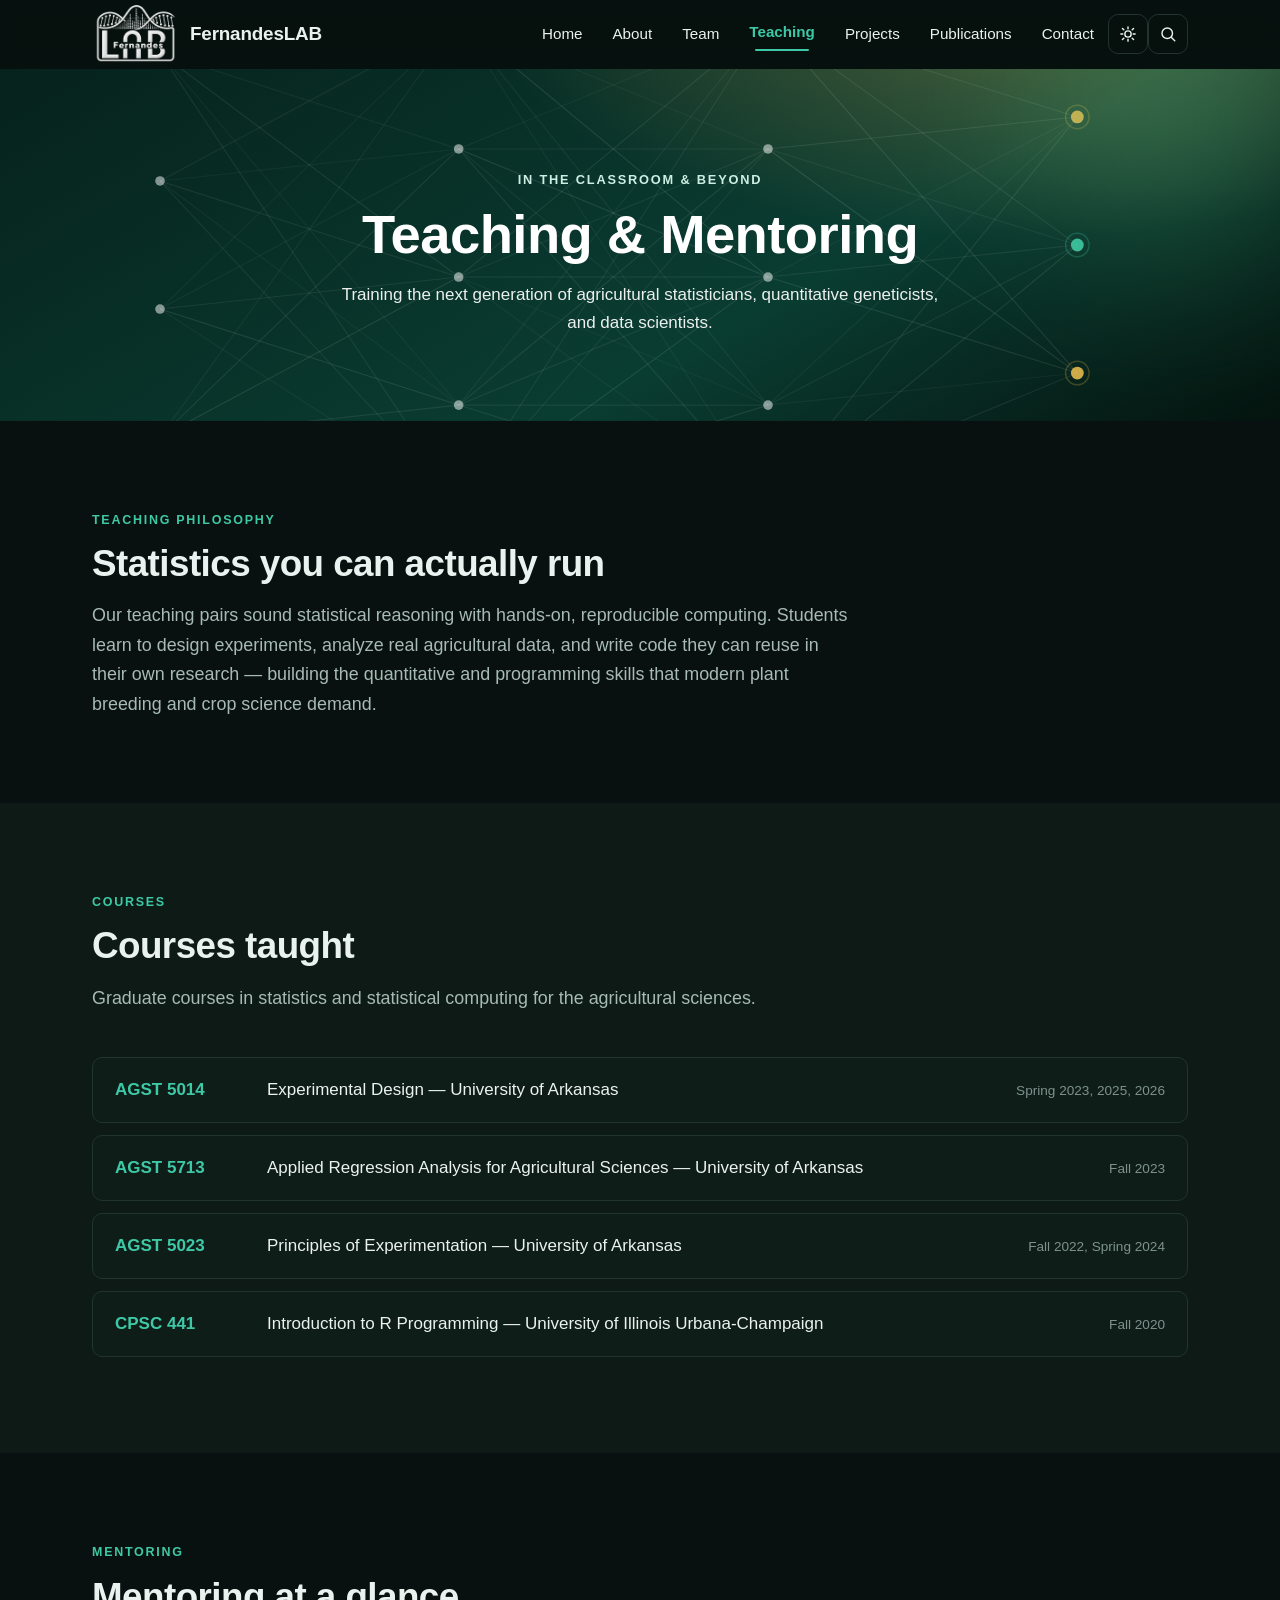
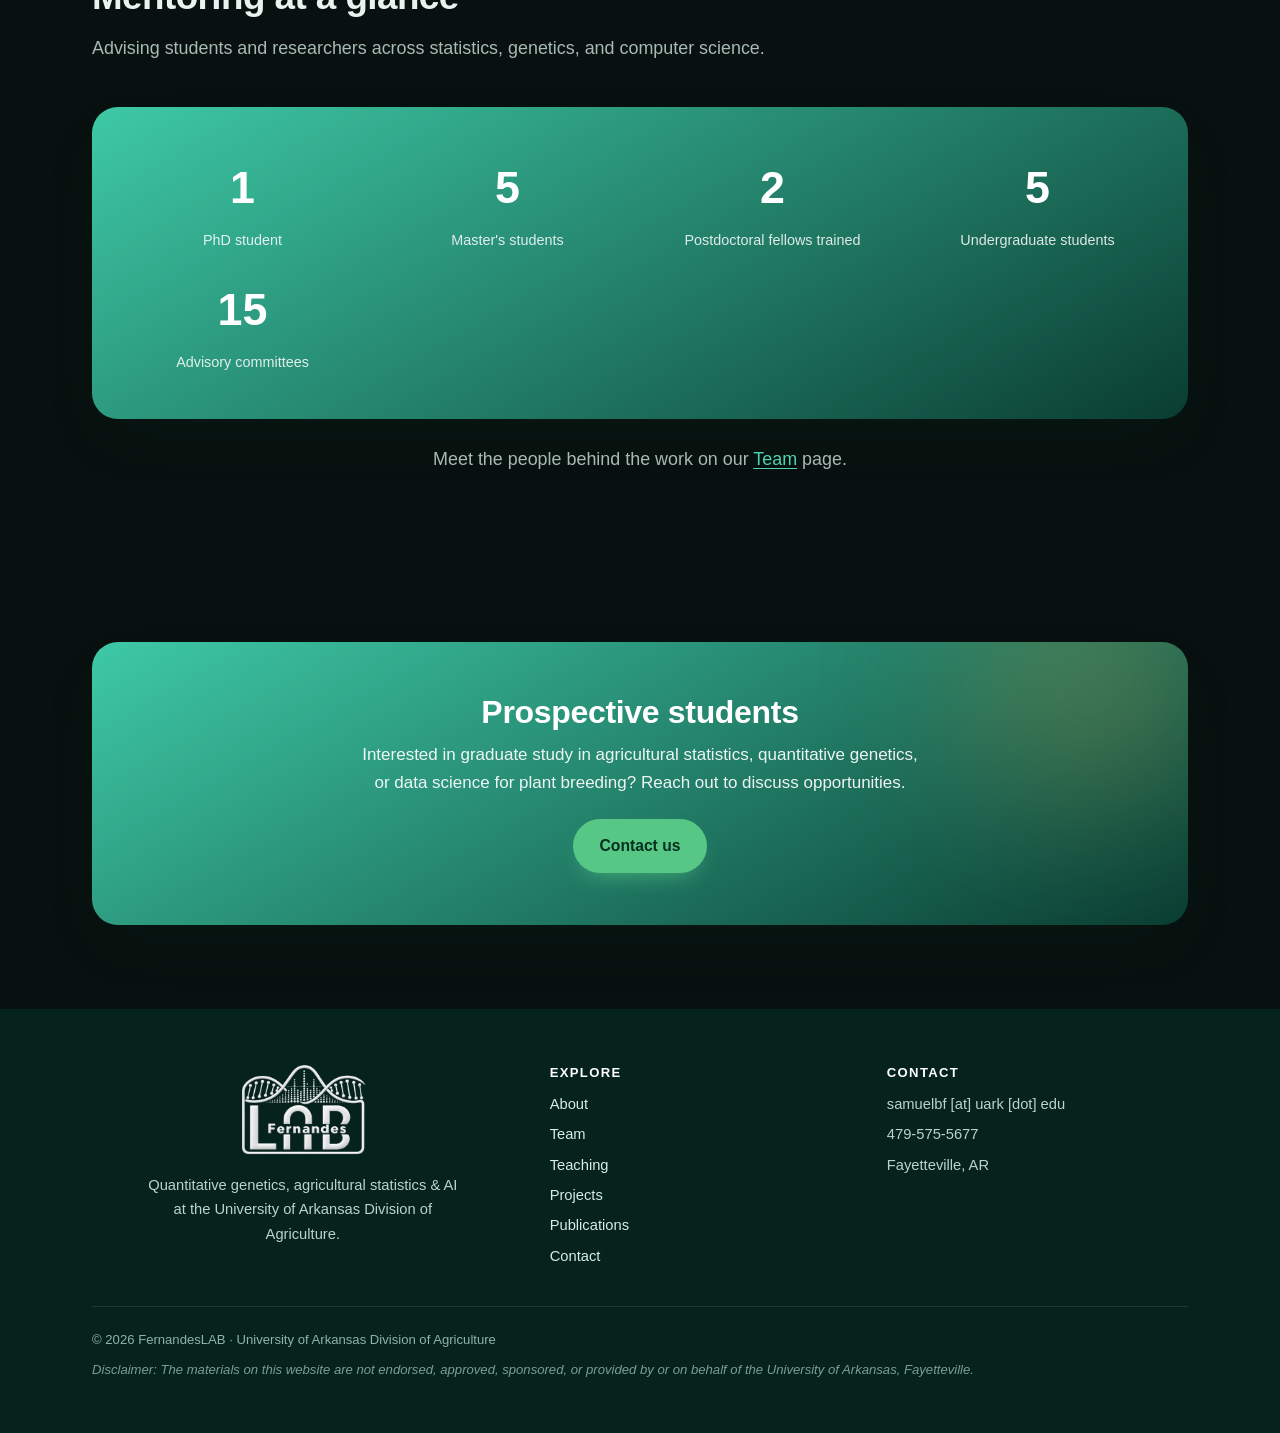
<file: teaching.html>
<!DOCTYPE html>
<html lang="en">
<head>
  <meta charset="UTF-8">
  <!-- CSP: the sha256 below is the hash of the inline theme script that follows. If you edit that
       script, recompute the hash (see CLAUDE.md) or the theme toggle will stop applying on load. -->
  <meta http-equiv="Content-Security-Policy" content="default-src 'self'; script-src 'self' 'sha256-HCuTkR8s8bBE5jB1+eptmAUnOb1/ojIguyVk0SI0Gu8=' https://*.googletagmanager.com; style-src 'self' 'unsafe-inline' https://fonts.googleapis.com; font-src 'self' https://fonts.gstatic.com; img-src 'self' data: https://*.googletagmanager.com https://*.google-analytics.com; connect-src 'self' https://*.google-analytics.com https://*.analytics.google.com https://*.googletagmanager.com; object-src 'none'; base-uri 'self'; form-action 'self'; frame-src 'none'; upgrade-insecure-requests">
  <meta name="referrer" content="strict-origin-when-cross-origin">
  <script>(function(){var d=document.documentElement;d.className+=" js";try{if(localStorage.getItem('theme')==='light')d.setAttribute('data-theme','light');}catch(e){}})();</script>
  <meta name="viewport" content="width=device-width, initial-scale=1.0">
  <title>Teaching — FernandesLAB</title>
  <meta name="description" content="Courses and mentoring led by Dr. Samuel B. Fernandes — experimental design, regression, and statistical computing for agricultural sciences.">
  <link rel="canonical" href="https://fernandeslab.org/teaching">
  <meta property="og:type" content="website">
  <meta property="og:site_name" content="FernandesLAB">
  <meta property="og:title" content="Teaching — FernandesLAB">
  <meta property="og:description" content="Courses and mentoring led by Dr. Samuel B. Fernandes — experimental design, regression, and statistical computing for agricultural sciences.">
  <meta property="og:url" content="https://fernandeslab.org/teaching">
  <meta name="twitter:card" content="summary">
  <link rel="preconnect" href="https://fonts.googleapis.com">
  <link rel="preconnect" href="https://fonts.gstatic.com" crossorigin>
  <link href="https://fonts.googleapis.com/css2?family=Inter:wght@400;500;600&family=Sora:wght@500;600;700&display=swap" rel="stylesheet">
  <link rel="icon" href="assets/img/logo_gray_transparent.png">
  <link rel="icon" href="assets/img/logo_gray_transparent.png" media="(prefers-color-scheme: light)">
  <link rel="icon" href="assets/img/logo_white_transparent.png" media="(prefers-color-scheme: dark)">
  <link rel="stylesheet" href="assets/css/style.css">
  <!-- Google Analytics GA4 — replace G-V5YJ4Q3752 with your Measurement ID from analytics.google.com -->
  <script async src="https://www.googletagmanager.com/gtag/js?id=G-V5YJ4Q3752"></script>
  <script src="/assets/js/analytics.js"></script>
</head>
<body>

  <header class="site-header">
    <div class="wrap">
      <a class="brand" href="/"><span class="logo"><img class="logo-dark" src="assets/img/logo_white_transparent.png" alt="FernandesLAB"><img class="logo-light" src="assets/img/logo_gray_transparent.png" alt="FernandesLAB"></span><span class="brand-text">FernandesLAB</span></a>
      <button class="nav-toggle" type="button" aria-label="Menu" aria-expanded="false" aria-controls="site-nav"><span></span><span></span><span></span></button>
      <button class="search-toggle" type="button" aria-label="Search" title="Search (⌘K)">
        <svg viewBox="0 0 24 24" aria-hidden="true"><circle cx="11" cy="11" r="7"/><path d="M21 21l-4.35-4.35"/></svg>
      </button>
      <button class="theme-toggle" type="button" aria-label="Switch to light mode">
        <svg class="ic-sun" viewBox="0 0 24 24" aria-hidden="true"><circle cx="12" cy="12" r="4.2"/><path d="M12 2.5v2.6M12 18.9v2.6M4.6 4.6l1.8 1.8M17.6 17.6l1.8 1.8M2.5 12h2.6M18.9 12h2.6M4.6 19.4l1.8-1.8M17.6 6.4l1.8-1.8"/></svg>
        <svg class="ic-moon" viewBox="0 0 24 24" aria-hidden="true"><path d="M21 12.8A8.5 8.5 0 1 1 11.2 3a6.6 6.6 0 0 0 9.8 9.8z"/></svg>
      </button>
      <nav class="nav" id="site-nav" aria-label="Main">
        <div class="nav-item">
          <a href="/">Home</a>
          <div class="submenu">
            <a href="/#welcome">Welcome</a>
            <a href="/#research">Research themes</a>
            <a href="/#news">Lab news</a>
            <a href="/#media">In the news</a>
          </div>
        </div>
        <div class="nav-item">
          <a href="/about">About</a>
          <div class="submenu">
            <a href="/about#overview">Overview</a>
            <a href="/about#mission-vision">Mission &amp; Vision</a>
            <a href="/about#goals">Goals</a>
          </div>
        </div>
        <div class="nav-item">
          <a href="/our-team">Team</a>
          <div class="submenu">
            <a href="/our-team#openings">Join us</a>
            <a href="/our-team#pi">Principal Investigator</a>
            <a href="/our-team#staff">Staff</a>
            <a href="/our-team#phd">PhD Students</a>
            <a href="/our-team#masters">Master's Students</a>
            <a href="/our-team#undergrads">Undergraduate Students</a>
            <a href="/our-team#interns">Interns</a>
            <a href="/our-team#alumni">Alumni</a>
          </div>
        </div>
        <div class="nav-item">
          <a href="/teaching" class="active">Teaching</a>
          <div class="submenu">
            <a href="/teaching#philosophy">Teaching philosophy</a>
            <a href="/teaching#courses">Courses</a>
            <a href="/teaching#mentoring">Mentoring</a>
          </div>
        </div>
        <div class="nav-item">
          <a href="/projects">Projects</a>
          <div class="submenu">
            <a href="/projects#grants">Grants &amp; funding</a>
            <a href="/projects#software">Software &amp; tools</a>
            <a href="/projects#study-systems">Study systems</a>
          </div>
        </div>
        <div class="nav-item">
          <a href="/publications">Publications</a>
          <div class="submenu">
            <a href="/publications#metrics">Metrics</a>
            <a href="/publications#recent">Recent publications</a>
          </div>
        </div>
        <a href="/contact">Contact</a>
      </nav>

    </div>
  </header>

  <section class="banner">
    <span class="kicker">In the classroom &amp; beyond</span>
    <h1>Teaching &amp; Mentoring</h1>
    <p>Training the next generation of agricultural statisticians, quantitative geneticists, and data scientists.</p>
  </section>

  <!-- ===================== PHILOSOPHY ===================== -->
  <section class="section">
    <div class="wrap">
      <div class="prose reveal">
        <span class="eyebrow">Teaching philosophy</span>
        <h2 class="section-title" id="philosophy">Statistics you can actually run</h2>
        <p class="lead">
          Our teaching pairs sound statistical reasoning with hands-on, reproducible computing.
          Students learn to design experiments, analyze real agricultural data, and write code
          they can reuse in their own research — building the quantitative and programming
          skills that modern plant breeding and crop science demand.
        </p>
      </div>
    </div>
  </section>

  <!-- ===================== COURSES ===================== -->
  <section class="section alt">
    <div class="wrap">
      <div class="section-head reveal">
        <span class="eyebrow">Courses</span>
        <h2 class="section-title" id="courses">Courses taught</h2>
        <p class="lead">Graduate courses in statistics and statistical computing for the agricultural sciences.</p>
      </div>

      <div class="course reveal">
        <span class="code">AGST 5014</span>
        <span class="title">Experimental Design — University of Arkansas</span>
        <span class="when">Spring 2023, 2025, 2026</span>
      </div>
      <div class="course reveal">
        <span class="code">AGST 5713</span>
        <span class="title">Applied Regression Analysis for Agricultural Sciences — University of Arkansas</span>
        <span class="when">Fall 2023</span>
      </div>
      <div class="course reveal">
        <span class="code">AGST 5023</span>
        <span class="title">Principles of Experimentation — University of Arkansas</span>
        <span class="when">Fall 2022, Spring 2024</span>
      </div>
      <div class="course reveal">
        <span class="code">CPSC 441</span>
        <span class="title">Introduction to R Programming — University of Illinois Urbana-Champaign</span>
        <span class="when">Fall 2020</span>
      </div>
    </div>
  </section>

  <!-- ===================== MENTORING ===================== -->
  <section class="section">
    <div class="wrap">
      <div class="section-head reveal">
        <span class="eyebrow">Mentoring</span>
        <h2 class="section-title" id="mentoring">Mentoring at a glance</h2>
        <p class="lead">Advising students and researchers across statistics, genetics, and computer science.</p>
      </div>
      <div class="stats reveal">
        <div class="stat"><div class="num">1</div><div class="lbl">PhD student</div></div>
        <div class="stat"><div class="num">5</div><div class="lbl">Master's students</div></div>
        <div class="stat"><div class="num">2</div><div class="lbl">Postdoctoral fellows trained</div></div>
        <div class="stat"><div class="num">5</div><div class="lbl">Undergraduate students</div></div>
        <div class="stat"><div class="num">15</div><div class="lbl">Advisory committees</div></div>
      </div>
      <p class="lead reveal" style="text-align:center;margin-top:26px;">
        Meet the people behind the work on our <a href="/our-team">Team</a> page.
      </p>
    </div>
  </section>

  <!-- ===================== CALL TO ACTION ===================== -->
  <section class="section">
    <div class="wrap">
      <div class="callout reveal">
        <h2>Prospective students</h2>
        <p>Interested in graduate study in agricultural statistics, quantitative genetics, or
           data science for plant breeding? Reach out to discuss opportunities.</p>
        <a class="btn btn-green" href="/contact">Contact us</a>
      </div>
    </div>
  </section>

  <footer class="site-footer">
    <div class="wrap">
      <div class="cols">
        <div>
          <a class="brand" href="/"><span class="logo"><img class="logo-dark" src="assets/img/logo_white_transparent.png" alt="FernandesLAB"><img class="logo-light" src="assets/img/logo_gray_transparent.png" alt="FernandesLAB"></span></a>
          <p>Quantitative genetics, agricultural statistics &amp; AI at the University of
             Arkansas Division of Agriculture.</p>
        </div>
        <div>
          <h2 class="footer-h">Explore</h2>
          <ul>
            <li><a href="/about">About</a></li>
            <li><a href="/our-team">Team</a></li>
            <li><a href="/teaching">Teaching</a></li>
            <li><a href="/projects">Projects</a></li>
            <li><a href="/publications">Publications</a></li>
            <li><a href="/contact">Contact</a></li>
          </ul>
        </div>
        <div>
          <h2 class="footer-h">Contact</h2>
          <ul>
            <li>samuelbf [at] uark [dot] edu</li>
            <li>479-575-5677</li>
            <li>Fayetteville, AR</li>
          </ul>
        </div>
      </div>
      <div class="legal">
        © <span id="year">2026</span> FernandesLAB · University of Arkansas Division of Agriculture
        <p class="disclaimer">Disclaimer: The materials on this website are not endorsed, approved, sponsored, or provided by or on behalf of the University of Arkansas, Fayetteville.</p>
      </div>
    </div>
  </footer>

  <script src="assets/js/main.js"></script>
  <!-- ===================== SEARCH OVERLAY ===================== -->
  <div id="search-overlay" role="dialog" aria-modal="true" aria-label="Search">
    <div class="search-box">
      <input type="search" id="search-input" aria-label="Search this site" placeholder="Search…" autocomplete="off" spellcheck="false">
      <button class="search-close" type="button" aria-label="Close search"><svg viewBox="0 0 24 24" aria-hidden="true"><path d="M18 6L6 18M6 6l12 12"/></svg></button>
      <p class="search-hint">Type to search · <kbd>Esc</kbd> to close · <kbd>⌘K</kbd> to open anywhere</p>
      <div id="search-results"></div>
    </div>
  </div>
  <script src="assets/js/search.js"></script>
</body>
</html>
</file>
<file: assets/css/style.css>
/* ===========================================================================
   FernandesLAB — site styles  (modern redesign)
   ---------------------------------------------------------------------------
   One stylesheet, no build step. To re-skin the whole site, edit the
   variables in the :root block below.
   =========================================================================== */
:root {
  /* Brand palette — dark theme ------------------------------------------ */
  --brand:      #3ec9a6;   /* bright teal — primary brand accent on dark   */
  --brand-dark: #0a3d32;   /* darker teal — gradients, deep backgrounds    */
  --brand-deep: #06221c;   /* near-black teal — hero/footer base           */
  --accent:     #3ec9a6;   /* bright teal — buttons, underlines            */
  --accent-2:   #57c785;   /* fresh green — "Join us" / success            */
  --gold:       #e6bb55;   /* warm gold — highlights, hero glow            */

  /* Ink & surfaces — dark ----------------------------------------------- */
  --ink:        #eaf2ef;   /* primary text (near-white)                    */
  --muted:      #a7bab4;   /* secondary text                               */
  --faint:      #7d928c;   /* tertiary / captions                          */
  --news:       #ff7a6b;   /* news headline (warm coral, readable on dark) */
  --link:       #4fd3b0;   /* in-text links                                */
  --line:       #213430;   /* hairlines / card borders                     */
  --bg:         #08110f;   /* page background — deep green-black            */
  --bg-soft:    #0d1a16;   /* soft section background                       */
  --bg-mint:    #122420;   /* media / image placeholder background          */
  --card:       #0f1d19;   /* card / panel surface                         */

  /* Theme-dependent chrome (overridden in light mode below) ------------- */
  --header-bg:          rgba(8,17,15,.72);
  --header-bg-scrolled: rgba(8,17,15,.9);
  --nav-mobile-bg:      rgba(10,20,17,.98);

  /* Layout & effects ---------------------------------------------------- */
  --maxw:       1140px;
  --radius:     16px;
  --radius-sm:  10px;
  --radius-lg:  26px;
  --shadow:     0 10px 30px -12px rgba(7,42,34,.18);
  --shadow-lg:  0 24px 60px -20px rgba(7,42,34,.30);
  --ring:       0 0 0 4px rgba(46,168,143,.18);

  --font:    "Inter", -apple-system, BlinkMacSystemFont, "Segoe UI", Roboto, Helvetica, Arial, sans-serif;
  --display: "Sora", var(--font);
}

/* ---------------------------------------------------------------- Light theme
   Applied when <html data-theme="light"> is set (see the theme toggle).
   The hero, page banners, stats, callouts and footer keep their dark
   gradient backgrounds with light text in BOTH themes by design — only the
   page surfaces, cards, text and header chrome flip. */
:root[data-theme="light"] {
  --brand:      #0e5c4a;
  --accent:     #1f8f76;
  --accent-2:   #57c785;
  --gold:       #b9821f;
  --ink:        #15211f;
  --muted:      #566561;
  --faint:      #5f6f6b;   /* darkened from #80908c for WCAG AA (4.9:1 on --bg-soft) */
  --news:       #c0392b;
  --link:       #126e57;
  --line:       #e6eceb;
  --bg:         #ffffff;
  --bg-soft:    #f3f8f6;
  --bg-mint:    #e7f3ee;
  --card:       #ffffff;
  --header-bg:          rgba(255,255,255,.78);
  --header-bg-scrolled: rgba(255,255,255,.92);
  --nav-mobile-bg:      rgba(255,255,255,.98);
  --shadow:     0 10px 30px -12px rgba(7,42,34,.16);
  --shadow-lg:  0 24px 60px -20px rgba(7,42,34,.22);
}

/* --------------------------------------------------------------- Base */
* { box-sizing: border-box; }
html { scroll-behavior: smooth; -webkit-text-size-adjust: 100%; }
body {
  margin: 0;
  font-family: var(--font);
  color: var(--ink);
  background: var(--bg);
  line-height: 1.65;
  font-size: 17px;
  -webkit-font-smoothing: antialiased;
  text-rendering: optimizeLegibility;
  transition: background-color .3s ease, color .3s ease;
}
img { max-width: 100%; display: block; }
a { color: var(--link); text-underline-offset: 3px; }
h1, h2, h3, h4 { font-family: var(--display); line-height: 1.15; letter-spacing: -.01em; }
::selection { background: rgba(46,168,143,.22); }

/* Visible keyboard focus everywhere (mouse clicks don't trigger it) */
:focus-visible { outline: 2px solid var(--accent); outline-offset: 3px; }
#search-input:focus-visible { outline: none; }

.wrap { max-width: var(--maxw); margin: 0 auto; padding: 0 22px; }

/* ------------------------------------------------------------- Header */
.site-header {
  position: sticky; top: 0; z-index: 50;
  background: var(--header-bg);
  backdrop-filter: saturate(160%) blur(14px);
  -webkit-backdrop-filter: saturate(160%) blur(14px);
  border-bottom: 1px solid transparent;
  transition: border-color .25s, box-shadow .25s, background .25s;
}
.site-header.scrolled {
  background: var(--header-bg-scrolled);
  border-bottom-color: var(--line);
  box-shadow: 0 8px 28px -18px rgba(0,0,0,.7);
}
.site-header .wrap {
  display: flex; align-items: center; justify-content: space-between;
  height: 68px;
}
.brand {
  display: flex; align-items: center; gap: 11px;
  font-family: var(--display);
  font-weight: 700; letter-spacing: -.01em; color: var(--brand);
  text-decoration: none; font-size: 1.18rem;
}
.brand .logo {
  display: flex; align-items: center;
}
.brand .logo img { height: 58px; width: auto; display: block; }
.brand-text { white-space: nowrap; color: var(--ink); }
.brand .logo .logo-light { display: none; }
:root[data-theme="light"] .brand .logo .logo-dark { display: none; }
:root[data-theme="light"] .brand .logo .logo-light { display: block; }

/* Footer background is always dark, regardless of theme — always show the white logo there.
   (Specificity must beat the :root[data-theme="light"] rules above, which otherwise win.) */
.site-footer .brand .logo .logo-dark,
:root[data-theme="light"] .site-footer .brand .logo .logo-dark { display: block; }
.site-footer .brand .logo .logo-light,
:root[data-theme="light"] .site-footer .brand .logo .logo-light { display: none; }

.site-footer .cols > div:first-child { text-align: center; }
.site-footer .cols > div:first-child .brand {
  display: flex; flex-direction: column; align-items: center; justify-content: center;
  margin: 0 auto 16px;
}
.site-footer .brand .logo img { height: 92px; width: auto; }
.site-footer .cols > div:first-child p { max-width: 320px; margin: 0 auto; }
.nav { display: flex; align-items: center; gap: 2px; }
.nav a {
  color: var(--ink); text-decoration: none; font-size: .95rem;
  padding: 9px 14px; border-radius: 9px; font-weight: 500;
  transition: background .18s, color .18s;
}
.nav a:hover { background: var(--bg-soft); color: var(--brand); }
.nav a.active { color: var(--brand); font-weight: 600; }
.nav a.active::after {
  content: ""; display: block; height: 2px; border-radius: 2px;
  background: var(--accent); margin: 4px 6px -2px;
}
.nav-toggle {
  display: none; background: none; border: 0; cursor: pointer;
  width: 44px; height: 44px; padding: 10px;
}
.nav-toggle span { display: block; height: 2px; background: var(--ink); margin: 5px 0; border-radius: 2px; transition: .25s; }
.nav-toggle.open span:nth-child(1) { transform: translateY(7px) rotate(45deg); }
.nav-toggle.open span:nth-child(2) { opacity: 0; }
.nav-toggle.open span:nth-child(3) { transform: translateY(-7px) rotate(-45deg); }

/* Theme toggle button + header layout (brand left, nav + controls right) */
.site-header .brand { margin-right: auto; }
.nav { order: 1; }
.theme-toggle {
  order: 2; flex: none;
  display: grid; place-items: center; width: 40px; height: 40px;
  background: transparent; border: 1px solid var(--line); border-radius: 10px;
  color: var(--ink); cursor: pointer;
  transition: background .18s, color .18s, border-color .18s;
}
.nav-toggle { order: 3; }
.theme-toggle:hover { background: var(--bg-soft); border-color: var(--accent); color: var(--brand); }
.theme-toggle svg { width: 18px; height: 18px; fill: none; stroke: currentColor; stroke-width: 1.9; stroke-linecap: round; stroke-linejoin: round; }
.theme-toggle .ic-moon { display: none; }
:root[data-theme="light"] .theme-toggle .ic-sun  { display: none; }
:root[data-theme="light"] .theme-toggle .ic-moon { display: block; }

/* Search button */
.search-toggle {
  order: 4; flex: none;
  display: grid; place-items: center; width: 40px; height: 40px;
  background: transparent; border: 1px solid var(--line); border-radius: 10px;
  color: var(--ink); cursor: pointer;
  transition: background .18s, color .18s, border-color .18s;
}
.search-toggle:hover { background: var(--bg-soft); border-color: var(--accent); color: var(--brand); }
.search-toggle svg { width: 18px; height: 18px; fill: none; stroke: currentColor; stroke-width: 1.9; stroke-linecap: round; stroke-linejoin: round; }

/* Search overlay */
#search-overlay {
  display: none; position: fixed; inset: 0;
  background: rgba(0,0,0,.55); backdrop-filter: blur(4px);
  z-index: 600; align-items: flex-start; justify-content: center;
  padding: 100px 16px 24px;
}
#search-overlay.open { display: flex; }
.search-box {
  background: var(--card); border: 1px solid var(--line);
  border-radius: var(--radius); padding: 20px; width: 100%; max-width: 620px;
  position: relative; box-shadow: 0 24px 60px rgba(0,0,0,.4);
}
#search-input {
  width: 100%; font-size: 1.05rem; padding: 12px 44px 12px 16px;
  background: var(--bg); border: 1px solid var(--line);
  border-radius: var(--radius-sm); color: var(--ink);
  outline: none; box-sizing: border-box;
  transition: border-color .15s;
}
#search-input:focus { border-color: var(--brand); }
.search-close {
  position: absolute; top: 20px; right: 20px;
  background: none; border: none; cursor: pointer;
  color: var(--muted); padding: 6px; line-height: 0;
  transition: color .15s;
}
.search-close:hover { color: var(--ink); }
.search-close svg { width: 20px; height: 20px; fill: none; stroke: currentColor; stroke-width: 2; stroke-linecap: round; }
.search-hint { font-size: .78rem; color: var(--faint); margin: 8px 0 0 2px; }
#search-results { margin-top: 12px; max-height: 420px; overflow-y: auto; }
.search-result {
  display: block; padding: 11px 14px; border-radius: var(--radius-sm);
  color: var(--ink); text-decoration: none; border: 1px solid transparent;
  transition: background .12s, border-color .12s;
}
.search-result + .search-result { margin-top: 4px; }
.search-result:hover { background: var(--bg); border-color: var(--line); }
.search-result-section { color: var(--muted); font-size: .82rem; }
.search-result-title { font-weight: 600; font-size: .97rem; }
.search-result-snippet { font-size: .85rem; color: var(--muted); margin-top: 2px; white-space: nowrap; overflow: hidden; text-overflow: ellipsis; }
.search-no-results { color: var(--muted); padding: 16px 0; text-align: center; font-size: .95rem; }

/* Nav dropdowns — subsection shortcuts shown on hover */
.nav-item { position: relative; display: flex; align-items: center; }
.submenu {
  position: absolute; top: 100%; left: 0; margin-top: 8px;
  min-width: 212px; padding: 8px;
  background: var(--card); border: 1px solid var(--line);
  border-radius: 12px; box-shadow: var(--shadow-lg);
  display: flex; flex-direction: column; gap: 2px; z-index: 60;
  opacity: 0; visibility: hidden; transform: translateY(6px);
  transition: opacity .16s ease, transform .16s ease, visibility .16s;
}
.submenu::before { content: ""; position: absolute; top: -8px; left: 0; right: 0; height: 8px; }
.nav-item:hover > .submenu,
.nav-item:focus-within > .submenu { opacity: 1; visibility: visible; transform: translateY(0); }
.submenu a {
  padding: 9px 12px; border-radius: 8px; font-size: .9rem; font-weight: 500;
  color: var(--muted); white-space: nowrap;
}
.submenu a:hover { background: var(--bg-soft); color: var(--brand); }

/* keep anchored sections clear of the sticky header */
[id] { scroll-margin-top: 90px; }

/* --------------------------------------------------------------- Hero */
.hero {
  position: relative; isolation: isolate;
  min-height: 86vh;
  display: grid; grid-template-columns: minmax(0, 1fr);
  place-items: center; text-align: center; color: #fff;
  padding: 90px 20px;
  background:
    url('../img/ai-net.svg') center / cover no-repeat,
    radial-gradient(1200px 600px at 75% -10%, rgba(230,187,85,.30), transparent 60%),
    radial-gradient(900px 700px at 8% 110%, rgba(87,199,133,.22), transparent 55%),
    var(--hero, linear-gradient(160deg, var(--brand-deep), var(--brand-dark) 60%, #04130e));
  background-position: center; overflow: hidden;
}
/* soft animated blobs for life without any image asset */
.hero::before, .hero::after {
  content: ""; position: absolute; z-index: -1; border-radius: 50%;
  filter: blur(60px); opacity: .5;
}
.hero::before { width: 460px; height: 460px; top: -120px; right: -80px;
  background: radial-gradient(circle, rgba(214,169,63,.65), transparent 70%);
  animation: float1 16s ease-in-out infinite; }
.hero::after  { width: 520px; height: 520px; bottom: -160px; left: -100px;
  background: radial-gradient(circle, rgba(46,168,143,.6), transparent 70%);
  animation: float2 20s ease-in-out infinite; }
@keyframes float1 { 50% { transform: translate(-30px, 40px) scale(1.1); } }
@keyframes float2 { 50% { transform: translate(40px, -30px) scale(1.08); } }
@media (prefers-reduced-motion: reduce) { .hero::before, .hero::after { animation: none; } }

.hero-inner { width: 100%; max-width: 760px; }
.hero h1, .banner h1 { overflow-wrap: break-word; }
.hero .kicker {
  display: inline-block; margin-bottom: 22px;
  padding: 7px 16px; border-radius: 999px;
  background: rgba(255,255,255,.12); border: 1px solid rgba(255,255,255,.22);
  color: #eafaf4; font-size: .8rem; font-weight: 600; letter-spacing: .04em;
  backdrop-filter: blur(4px);
}
.hero h1 {
  font-size: clamp(2.6rem, 7vw, 4.6rem); margin: 0 0 .35em; font-weight: 700;
  letter-spacing: -.02em; text-shadow: 0 2px 30px rgba(0,0,0,.25);
}
.hero h1 .grad {
  background: linear-gradient(100deg, #fff, var(--gold));
  -webkit-background-clip: text; background-clip: text; color: transparent;
}
.hero p { font-size: clamp(1.05rem, 2.2vw, 1.28rem); max-width: 620px; margin: 0 auto 2em; opacity: .95; }
.hero-cta { display: flex; gap: 14px; justify-content: center; flex-wrap: wrap; }
.scroll-cue {
  position: absolute; bottom: 26px; left: 50%; transform: translateX(-50%);
  width: 26px; height: 42px; border: 2px solid rgba(255,255,255,.5); border-radius: 14px;
}
.scroll-cue::after {
  content: ""; position: absolute; left: 50%; top: 8px; width: 4px; height: 8px;
  margin-left: -2px; border-radius: 2px; background: rgba(255,255,255,.8);
  animation: scrolldot 1.8s ease-in-out infinite;
}
@keyframes scrolldot { 0%,100% { opacity: 0; transform: translateY(0); } 50% { opacity: 1; transform: translateY(8px); } }

/* -------------------------------------------------------------- Buttons */
.btn {
  display: inline-flex; align-items: center; gap: 8px;
  padding: 13px 26px; border-radius: 999px;
  font-family: var(--display); font-weight: 600; font-size: .98rem;
  text-decoration: none; cursor: pointer; border: 1.5px solid transparent;
  transition: transform .14s ease, box-shadow .2s, background .2s, color .2s;
}
.btn:hover { transform: translateY(-2px); }
.btn-solid { background: var(--accent); color: #fff; box-shadow: 0 10px 24px -10px rgba(46,168,143,.8); }
.btn-solid:hover { background: #28967f; box-shadow: 0 16px 30px -12px rgba(46,168,143,.9); }
.btn-green { background: var(--accent-2); color: #06301f; box-shadow: 0 10px 24px -12px rgba(87,199,133,.9); }
.btn-green:hover { background: #49b977; }
.btn-light { background: rgba(255,255,255,.14); color: #fff; border-color: rgba(255,255,255,.55); backdrop-filter: blur(4px); }
.btn-light:hover { background: rgba(255,255,255,.26); }
.btn-ghost { background: transparent; color: var(--brand); border-color: var(--line); }
.btn-ghost:hover { border-color: var(--accent); background: var(--bg-soft); }

/* --------------------------------------------------------- Page banner */
.banner {
  position: relative; isolation: isolate; color: #fff; text-align: center;
  padding: 96px 20px 84px;
  background:
    url('../img/ai-net.svg') center / cover no-repeat,
    radial-gradient(900px 400px at 80% -20%, rgba(230,187,85,.30), transparent 60%),
    var(--hero, linear-gradient(150deg, var(--brand-deep), var(--brand-dark) 62%, #04130e));
  background-position: center; overflow: hidden;
}
.banner::after {
  content: ""; position: absolute; z-index: -1; width: 420px; height: 420px;
  border-radius: 50%; top: -160px; right: -100px; filter: blur(70px); opacity: .45;
  background: radial-gradient(circle, rgba(87,199,133,.7), transparent 70%);
}
.banner .kicker { display: inline-block; margin-bottom: 14px; color: #cdeee2;
  font-size: .8rem; font-weight: 600; letter-spacing: .14em; text-transform: uppercase; }
.banner h1 { margin: 0; font-size: clamp(2.1rem, 5vw, 3.4rem); letter-spacing: -.01em; font-weight: 700; }
.banner p { max-width: 620px; margin: 14px auto 0; opacity: .92; }

/* ------------------------------------------------------------- Sections */
.section { padding: 84px 0; }
.section.alt { background: var(--bg-soft); }
.section.tight { padding: 56px 0; }
.section-head { max-width: 720px; margin: 0 0 44px; }
.section-head.center { margin-left: auto; margin-right: auto; text-align: center; }
.eyebrow { color: var(--accent); font-weight: 700; text-transform: uppercase; letter-spacing: .14em; font-size: .78rem; }
.section-title {
  font-size: clamp(1.7rem, 3.4vw, 2.3rem); color: var(--ink);
  margin: 10px 0 0; font-weight: 700; letter-spacing: -.015em;
}
.section-title.bar { padding-bottom: 14px; border-bottom: 3px solid var(--accent); display: inline-block; }
.lead { font-size: 1.12rem; color: var(--muted); margin: 16px 0 0; }

/* --------------------------------------------------------- Feature cards */
.features { display: grid; gap: 22px; grid-template-columns: repeat(3, 1fr); }
.feature {
  background: var(--card); border: 1px solid var(--line); border-radius: var(--radius);
  padding: 30px 26px; transition: transform .2s, box-shadow .2s, border-color .2s;
}
.feature:hover { transform: translateY(-6px); box-shadow: var(--shadow-lg); border-color: transparent; }
.feature .ic {
  width: 52px; height: 52px; border-radius: 14px; display: grid; place-items: center;
  margin-bottom: 18px; color: #fff;
  background: linear-gradient(140deg, var(--accent-2), var(--accent) 60%, var(--brand));
  box-shadow: var(--shadow);
}
.feature .ic svg { width: 26px; height: 26px; fill: none; stroke: currentColor; stroke-width: 1.8; }
.feature h3 { margin: 0 0 8px; font-size: 1.2rem; }
.feature p { margin: 0; color: var(--muted); font-size: .98rem; }

/* ---------------------------------------------------------------- Stats */
.stats {
  display: grid; grid-template-columns: repeat(4, 1fr); gap: 20px;
  background: linear-gradient(150deg, var(--brand), var(--brand-dark));
  border-radius: var(--radius-lg); padding: 44px 28px; color: #fff;
  box-shadow: var(--shadow-lg);
}
.stat { text-align: center; }
.stat .num { font-family: var(--display); font-size: clamp(2rem, 4vw, 2.8rem); font-weight: 700; color: #fff; }
.stat .num .gold { color: var(--gold); }
.stat .lbl { font-size: .9rem; opacity: .85; margin-top: 4px; }

/* -------------------------------------------------------- Split / intro */
.split { display: grid; grid-template-columns: 1.1fr .9fr; gap: 56px; align-items: center; }
.split .media {
  border-radius: var(--radius-lg); overflow: hidden; box-shadow: var(--shadow-lg);
  background: var(--bg-mint);
}
.split .media img { width: 100%; height: auto; display: block; }

/* ----------------------------------------------------------- Team cards */
.person {
  display: grid; grid-template-columns: 260px 1fr; gap: 36px;
  padding: 34px; margin-bottom: 24px; align-items: start;
  background: var(--card); border: 1px solid var(--line); border-radius: var(--radius);
  transition: box-shadow .2s, transform .2s;
}
.person:hover { box-shadow: var(--shadow-lg); transform: translateY(-3px); }
.person .photo {
  width: 100%; height: auto; display: block;
  border-radius: var(--radius-sm); background: var(--bg-mint);
}
.person h3 { margin: 0 0 4px; font-size: 1.55rem; color: var(--ink); }
.person .role { font-weight: 600; margin: 0; color: var(--brand); font-family: var(--display); }
.person .affil { color: var(--muted); margin: 6px 0 12px; font-size: .95rem; }
.person .meta { font-size: .92rem; margin: 2px 0; }
.person h4 { margin: 16px 0 6px; font-size: .82rem; text-transform: uppercase; letter-spacing: .08em; color: var(--faint); }
.person ul { margin: 4px 0; padding-left: 18px; columns: 2; column-gap: 28px; }
.person ul li { margin: 1px 0; }
.edu { font-size: .9rem; color: var(--muted); }
.edu div { margin: 3px 0; padding-left: 14px; position: relative; }
.edu div::before { content: ""; position: absolute; left: 0; top: .65em; width: 6px; height: 6px; border-radius: 50%; background: var(--accent); }

/* grid of smaller cards (master students, gallery, former) */
.grid { display: grid; gap: 26px; }
.grid-3 { grid-template-columns: repeat(3, 1fr); }
.grid-2 { grid-template-columns: repeat(2, 1fr); }

.card {
  background: var(--card); border: 1px solid var(--line); border-radius: var(--radius);
  padding: 18px; transition: transform .2s, box-shadow .2s, border-color .2s;
}
.card:hover { transform: translateY(-6px); box-shadow: var(--shadow-lg); border-color: transparent; }
.card .photo { width: 100%; height: auto; display: block; border-radius: var(--radius-sm); background: var(--bg-mint); }
.masters-grid .card .photo { aspect-ratio: 1 / 1; object-fit: cover; }
.card h3 { margin: 16px 2px 6px; font-size: 1.2rem; }
.card .meta { margin: 2px; padding: 0 2px; }
.card h4 { margin: 14px 2px 4px; font-size: .78rem; text-transform: uppercase; letter-spacing: .08em; color: var(--faint); }
.card ul { margin: 4px 0; padding-left: 20px; }
.card .edu, .card .socials { padding: 0 2px; }

/* social icon row */
.socials { display: flex; gap: 9px; margin-top: 14px; flex-wrap: wrap; }
.socials a {
  width: 36px; height: 36px; border-radius: 10px;
  display: grid; place-items: center; background: var(--bg-soft); color: var(--brand);
  border: 1px solid var(--line);
  text-decoration: none; transition: background .2s, color .2s, transform .15s;
}
.socials a:hover { background: var(--brand); color: #fff; transform: translateY(-2px); border-color: transparent; }
.socials svg { width: 17px; height: 17px; fill: currentColor; }

/* ------------------------------------------------------------ News list */
.news-item {
  display: grid; grid-template-columns: 1fr 340px; gap: 34px; align-items: center;
  background: var(--card); border: 1px solid var(--line); border-radius: var(--radius);
  padding: 30px; margin-bottom: 24px;
  transition: box-shadow .2s, transform .2s;
}
.news-item:hover { box-shadow: var(--shadow-lg); transform: translateY(-3px); }
.news-item h3 { color: var(--news); margin: 0 0 8px; font-size: 1.4rem; line-height: 1.2; }
.news-item .date {
  display: inline-block; color: var(--brand); background: var(--bg-mint);
  font-size: .78rem; font-weight: 600; letter-spacing: .03em;
  padding: 4px 12px; border-radius: 999px; margin: 0 0 14px;
}
.news-item p { margin: 0 0 10px; color: var(--muted); }
.news-item img { border-radius: var(--radius-sm); aspect-ratio: 4 / 3; object-fit: cover; width: 100%; }

/* publications */
.pub {
  padding: 20px 22px; margin-bottom: 14px;
  background: var(--card); border: 1px solid var(--line); border-left: 4px solid var(--accent);
  border-radius: var(--radius-sm);
  transition: box-shadow .2s, transform .15s, border-left-color .2s;
}
.pub:hover { box-shadow: var(--shadow); transform: translateX(3px); border-left-color: var(--gold); }
.pub a, .pub .title { color: var(--ink); font-family: var(--display); font-weight: 600; font-size: 1.05rem; text-decoration: none; display: inline-block; margin-bottom: 6px; }
.pub a:hover { color: var(--brand); }
.pub .authors { color: var(--muted); font-size: .9rem; margin: 0; }

/* timeline for former members */
.timeline { list-style: none; padding: 0; margin: 14px 0 0; text-align: left; }
.timeline li { position: relative; padding: 0 0 18px 22px; border-left: 2px solid var(--line); }
.timeline li:last-child { border-left-color: transparent; padding-bottom: 0; }
.timeline li::before { content: ""; position: absolute; left: -7px; top: 3px; width: 12px; height: 12px; border-radius: 50%; background: var(--accent); box-shadow: var(--ring); }
.timeline .when { font-weight: 600; font-size: .9rem; font-family: var(--display); }
.timeline .what { font-size: .86rem; color: var(--muted); }

/* callout / join */
.callout {
  background: linear-gradient(150deg, var(--brand), var(--brand-dark));
  color: #fff; border-radius: var(--radius-lg); padding: 52px 32px; text-align: center;
  box-shadow: var(--shadow-lg); position: relative; overflow: hidden; isolation: isolate;
}
.callout::after { content: ""; position: absolute; z-index: -1; width: 360px; height: 360px; border-radius: 50%;
  top: -140px; right: -80px; filter: blur(70px); opacity: .5;
  background: radial-gradient(circle, rgba(214,169,63,.7), transparent 70%); }
.callout h2 { margin: 0 0 10px; font-size: clamp(1.5rem, 3vw, 2rem); }
.callout p { margin: 0 auto 22px; max-width: 560px; opacity: .92; }

/* embed */
.embed-frame { width: 100%; min-height: 1100px; border: 0; border-radius: var(--radius); background: var(--bg-soft); box-shadow: var(--shadow); }
.contact-card {
  background: var(--card); border: 1px solid var(--line); border-radius: var(--radius); padding: 30px; box-shadow: var(--shadow);
}
.contact-card .row { display: flex; gap: 12px; align-items: flex-start; padding: 12px 0; border-top: 1px solid var(--line); }
.contact-card .row:first-of-type { border-top: 0; }
.contact-card .ic { width: 38px; height: 38px; flex: none; border-radius: 10px; display: grid; place-items: center; color: #fff; background: linear-gradient(140deg, var(--accent-2), var(--accent) 60%, var(--brand)); }
.contact-card .ic svg { width: 19px; height: 19px; fill: none; stroke: currentColor; stroke-width: 1.8; }

/* ------------------------------------------------------------- Footer */
.site-footer { background: var(--brand-deep); color: #b8d4ca; padding: 56px 0 40px; font-size: .92rem; }
.site-footer .cols { display: grid; grid-template-columns: 1.4fr 1fr 1fr; gap: 36px; margin-bottom: 32px; }
.site-footer .brand { color: #fff; margin-bottom: 12px; }
.site-footer h5, .site-footer .footer-h { color: #fff; font-family: var(--display); font-size: .82rem; text-transform: uppercase; letter-spacing: .1em; margin: 0 0 12px; }
.site-footer a { color: #d7ece4; text-decoration: none; }
.site-footer a:hover { color: #fff; text-decoration: underline; }
.site-footer ul { list-style: none; padding: 0; margin: 0; }
.site-footer ul li { margin: 6px 0; }
.site-footer .legal { border-top: 1px solid rgba(255,255,255,.1); padding-top: 22px; font-size: .82rem; color: #8fb3a8; }
.site-footer .disclaimer { font-style: italic; margin-top: 8px; opacity: .85; }

/* --------------------------------------------------- Scroll reveal
   Only hide elements when JS is available (html.js). Without JS — or for
   crawlers — content stays fully visible. */
.js .reveal { opacity: 0; transform: translateY(22px); transition: opacity .7s ease, transform .7s ease; }
.js .reveal.in { opacity: 1; transform: none; }
@media (prefers-reduced-motion: reduce) { .js .reveal { opacity: 1; transform: none; transition: none; } }

/* ----------------------------------------------------------- Responsive */
@media (max-width: 940px) {
  .features, .stats { grid-template-columns: repeat(2, 1fr); }
  .split { grid-template-columns: 1fr; gap: 32px; }
}
@media (max-width: 820px) {
  body { font-size: 16px; }
  .section { padding: 60px 0; }
  /* Safari on iOS clips position:absolute children of backdrop-filter elements
     to the parent's own bounds — so the nav never escapes the 68px header bar.
     Use an opaque solid background instead; blur is imperceptible on mobile. */
  .site-header {
    backdrop-filter: none;
    -webkit-backdrop-filter: none;
    background: var(--header-bg-scrolled);
  }
  .nav {
    position: absolute; top: 68px; right: 0; left: 0;
    flex-direction: column; align-items: stretch;
    background: var(--nav-mobile-bg);
    border-bottom: 1px solid var(--line);
    padding: 10px 16px 18px; gap: 2px;
    display: none; box-shadow: var(--shadow);
    max-height: calc(100vh - 68px);
    overflow-y: auto; -webkit-overflow-scrolling: touch;
    z-index: 60;
  }
  .nav.open { display: flex; }
  .nav a { padding: 13px 12px; }
  .nav a.active::after { display: none; }
  .nav-toggle { display: block; }
  /* submenus become indented, always-visible sub-links on mobile */
  .nav-item { display: block; }
  .submenu {
    position: static; opacity: 1; visibility: visible; transform: none;
    box-shadow: none; border: 0; background: transparent;
    margin: 0 0 4px; padding: 0 0 0 14px; min-width: 0;
  }
  .submenu::before { display: none; }
  .submenu a { padding: 8px 12px; font-size: .9rem; }
  .person { grid-template-columns: 1fr; gap: 22px; padding: 24px; }
  .person .photo { max-width: 220px; }
  .person ul { columns: 1; }
  .news-item { grid-template-columns: 1fr; }
  .news-item img { order: -1; }
  .grid-3, .grid-2 { grid-template-columns: 1fr; }
  .site-footer .cols { grid-template-columns: 1fr; gap: 28px; }
}
@media (max-width: 520px) {
  .features, .stats { grid-template-columns: 1fr; }
}

/* No-JS fallback: the hamburger, theme and search buttons need JavaScript, so
   hide them and show the navigation inline instead (html.js is set by the
   inline script in <head>). */
:root:not(.js) .nav-toggle,
:root:not(.js) .theme-toggle,
:root:not(.js) .search-toggle { display: none; }
@media (max-width: 820px) {
  :root:not(.js) .site-header { position: static; }
  :root:not(.js) .site-header .wrap { height: auto; flex-wrap: wrap; padding-top: 6px; padding-bottom: 6px; }
  :root:not(.js) .nav { display: flex; position: static; width: 100%; max-height: none; box-shadow: none; border: 0; }
}

/* ===========================================================================
   Extended components — About, Teaching, Projects, Publications
   =========================================================================== */

/* readable prose block */
.prose { max-width: 760px; }
.prose p { color: var(--muted); }
.prose p strong { color: var(--ink); }

/* small inline pill / chip */
.pill {
  display: inline-block; background: var(--bg-mint); color: var(--brand);
  border: 1px solid var(--line); font-size: .76rem; font-weight: 600;
  letter-spacing: .02em; padding: 4px 12px; border-radius: 999px;
}

/* Mission / Vision — two large panels */
.duo { display: grid; grid-template-columns: 1fr 1fr; gap: 24px; }
.panel {
  background: var(--card); border: 1px solid var(--line);
  border-radius: var(--radius-lg); padding: 34px; box-shadow: var(--shadow);
}
.panel.glow { position: relative; overflow: hidden; isolation: isolate; }
.panel.glow::after {
  content: ""; position: absolute; z-index: -1; width: 260px; height: 260px;
  border-radius: 50%; top: -120px; right: -80px; filter: blur(70px); opacity: .25;
  background: radial-gradient(circle, var(--accent), transparent 70%);
}
.panel .ic, .goal .ic {
  width: 52px; height: 52px; border-radius: 14px; display: grid; place-items: center;
  margin-bottom: 16px; color: #fff;
  background: linear-gradient(140deg, var(--accent-2), var(--accent) 60%, var(--brand-dark));
  box-shadow: var(--shadow);
}
.panel .ic svg { width: 26px; height: 26px; fill: none; stroke: currentColor; stroke-width: 1.8; }
.panel h2 { margin: 0 0 10px; font-size: 1.5rem; color: var(--ink); }
.panel p { margin: 0; color: var(--muted); }

/* Goals — numbered cards */
.goals { display: grid; grid-template-columns: repeat(2, 1fr); gap: 20px; }
.goal {
  position: relative; background: var(--card); border: 1px solid var(--line);
  border-radius: var(--radius); padding: 26px 26px 26px 74px;
  transition: transform .2s, box-shadow .2s, border-color .2s;
}
.goal:hover { transform: translateY(-4px); box-shadow: var(--shadow-lg); border-color: transparent; }
.goal .n {
  position: absolute; left: 24px; top: 24px; width: 36px; height: 36px;
  border-radius: 10px; display: grid; place-items: center;
  font-family: var(--display); font-weight: 700; font-size: 1.05rem; color: #06301f;
  background: linear-gradient(140deg, var(--accent-2), var(--accent));
  box-shadow: var(--shadow);
}
.goal h3 { margin: 0 0 6px; font-size: 1.08rem; }
.goal p { margin: 0; color: var(--muted); font-size: .96rem; }

/* Grants / funded projects */
.grant {
  display: grid; grid-template-columns: 1fr auto; gap: 12px 28px; align-items: start;
  background: var(--card); border: 1px solid var(--line); border-radius: var(--radius);
  padding: 24px 26px; margin-bottom: 16px;
  transition: transform .2s, box-shadow .2s, border-color .2s;
}
.grant:hover { transform: translateY(-3px); box-shadow: var(--shadow-lg); border-color: transparent; }
.grant.feature-grant { border-left: 4px solid var(--gold); }
.grant h3 { margin: 0 0 6px; font-size: 1.12rem; line-height: 1.3; }
.grant .src { margin: 0; color: var(--muted); font-size: .92rem; }
.grant .who { margin: 6px 0 0; color: var(--faint); font-size: .85rem; }
.grant .figs { text-align: right; white-space: nowrap; }
.grant .amount { font-family: var(--display); font-weight: 700; color: var(--gold); font-size: 1.15rem; }
.grant .yrs { display: block; color: var(--faint); font-size: .85rem; margin-top: 2px; }

/* Software / tools cards (reuse feature visuals + a link) */
.tool .links { margin-top: 14px; display: flex; gap: 10px; flex-wrap: wrap; }
.tool .links a {
  font-size: .85rem; font-weight: 600; color: var(--brand); text-decoration: none;
  border: 1px solid var(--line); border-radius: 999px; padding: 5px 14px;
  transition: background .18s, color .18s, border-color .18s;
}
.tool .links a:hover { background: var(--bg-soft); border-color: var(--accent); }

/* Teaching — course rows */
.course {
  display: grid; grid-template-columns: 130px 1fr auto; gap: 10px 22px; align-items: baseline;
  background: var(--card); border: 1px solid var(--line); border-radius: var(--radius-sm);
  padding: 18px 22px; margin-bottom: 12px;
  transition: transform .15s, box-shadow .2s, border-color .2s;
}
.course:hover { transform: translateX(3px); box-shadow: var(--shadow); border-color: var(--accent); }
.course .code { font-family: var(--display); font-weight: 700; color: var(--brand); }
.course .title { color: var(--ink); }
.course .when { color: var(--faint); font-size: .85rem; white-space: nowrap; }

@media (max-width: 820px) {
  .duo, .goals { grid-template-columns: 1fr; }
  .grant { grid-template-columns: 1fr; }
  .grant .figs { text-align: left; }
  .course { grid-template-columns: 1fr; }
  .course .when { order: 3; }
}
</file>
